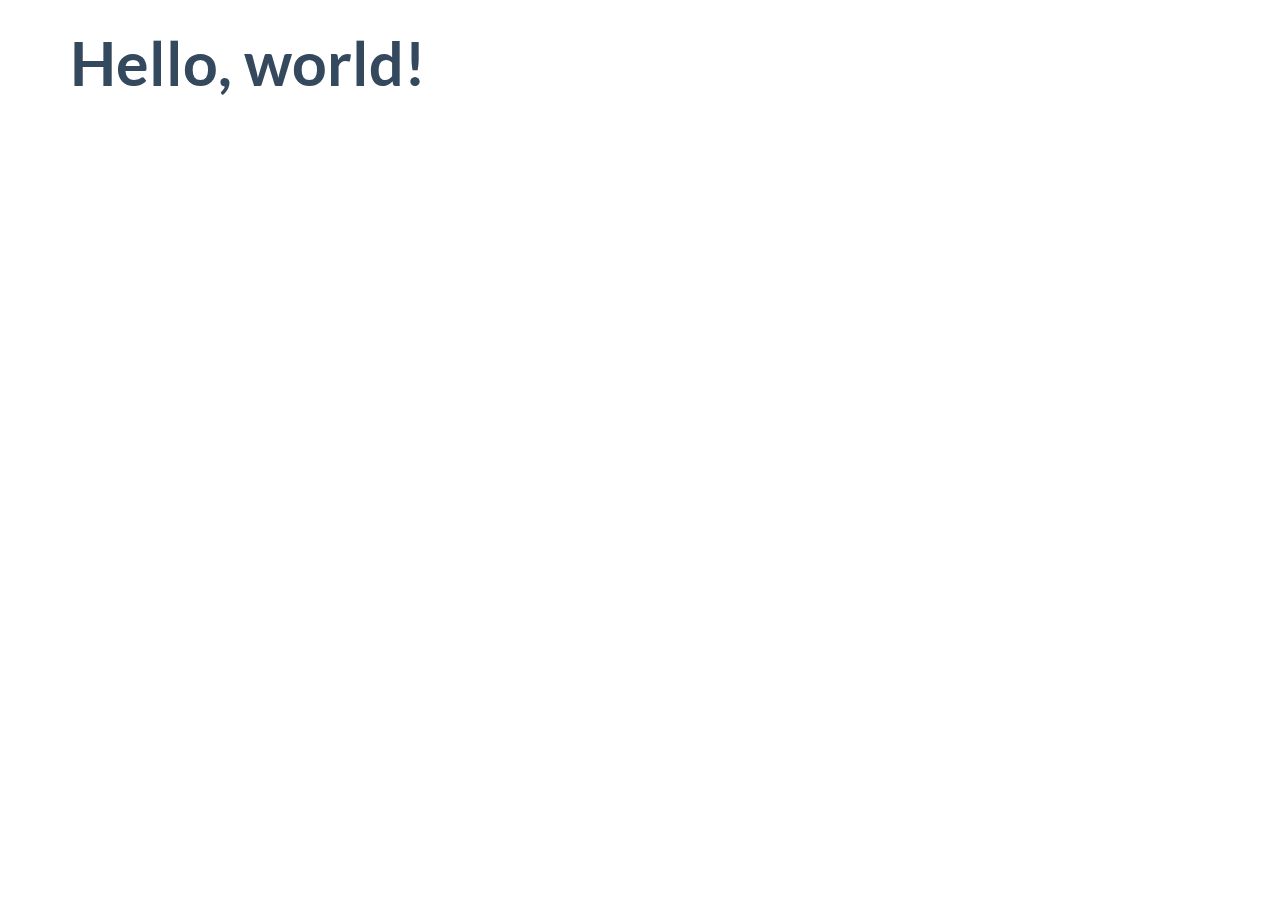
<file: Bootstrap/dist/index.html>
<!DOCTYPE html>
<html lang="en">
  <head>
    <meta charset="utf-8">
    <title>Flat UI Free 101 Template</title>
    <meta name="viewport" content="width=device-width, initial-scale=1.0">

    <!-- Loading Bootstrap -->
    <link href="../dist/css/vendor/bootstrap.min.css" rel="stylesheet">

    <!-- Loading Flat UI -->
    <link href="../dist/css/flat-ui.min.css" rel="stylesheet">

    <link rel="shortcut icon" href="img/favicon.ico">

    <!-- HTML5 shim, for IE6-8 support of HTML5 elements. All other JS at the end of file. -->
    <!--[if lt IE 9]>
      <script src="js/vendor/html5shiv.js"></script>
      <script src="js/vendor/respond.min.js"></script>
    <![endif]-->
  </head>
  <body>
    <div class="container">
        <h1>Hello, world!</h1>
    </div>
    <!-- /.container -->


    <!-- jQuery (necessary for Flat UI's JavaScript plugins) -->
    <script src="../dist/js/vendor/jquery.min.js"></script>
    <!-- Include all compiled plugins (below), or include individual files as needed -->
    <script src="../dist/js/vendor/video.js"></script>
    <script src="../dist/js/flat-ui.min.js"></script>

  </body>
</html>
</file>
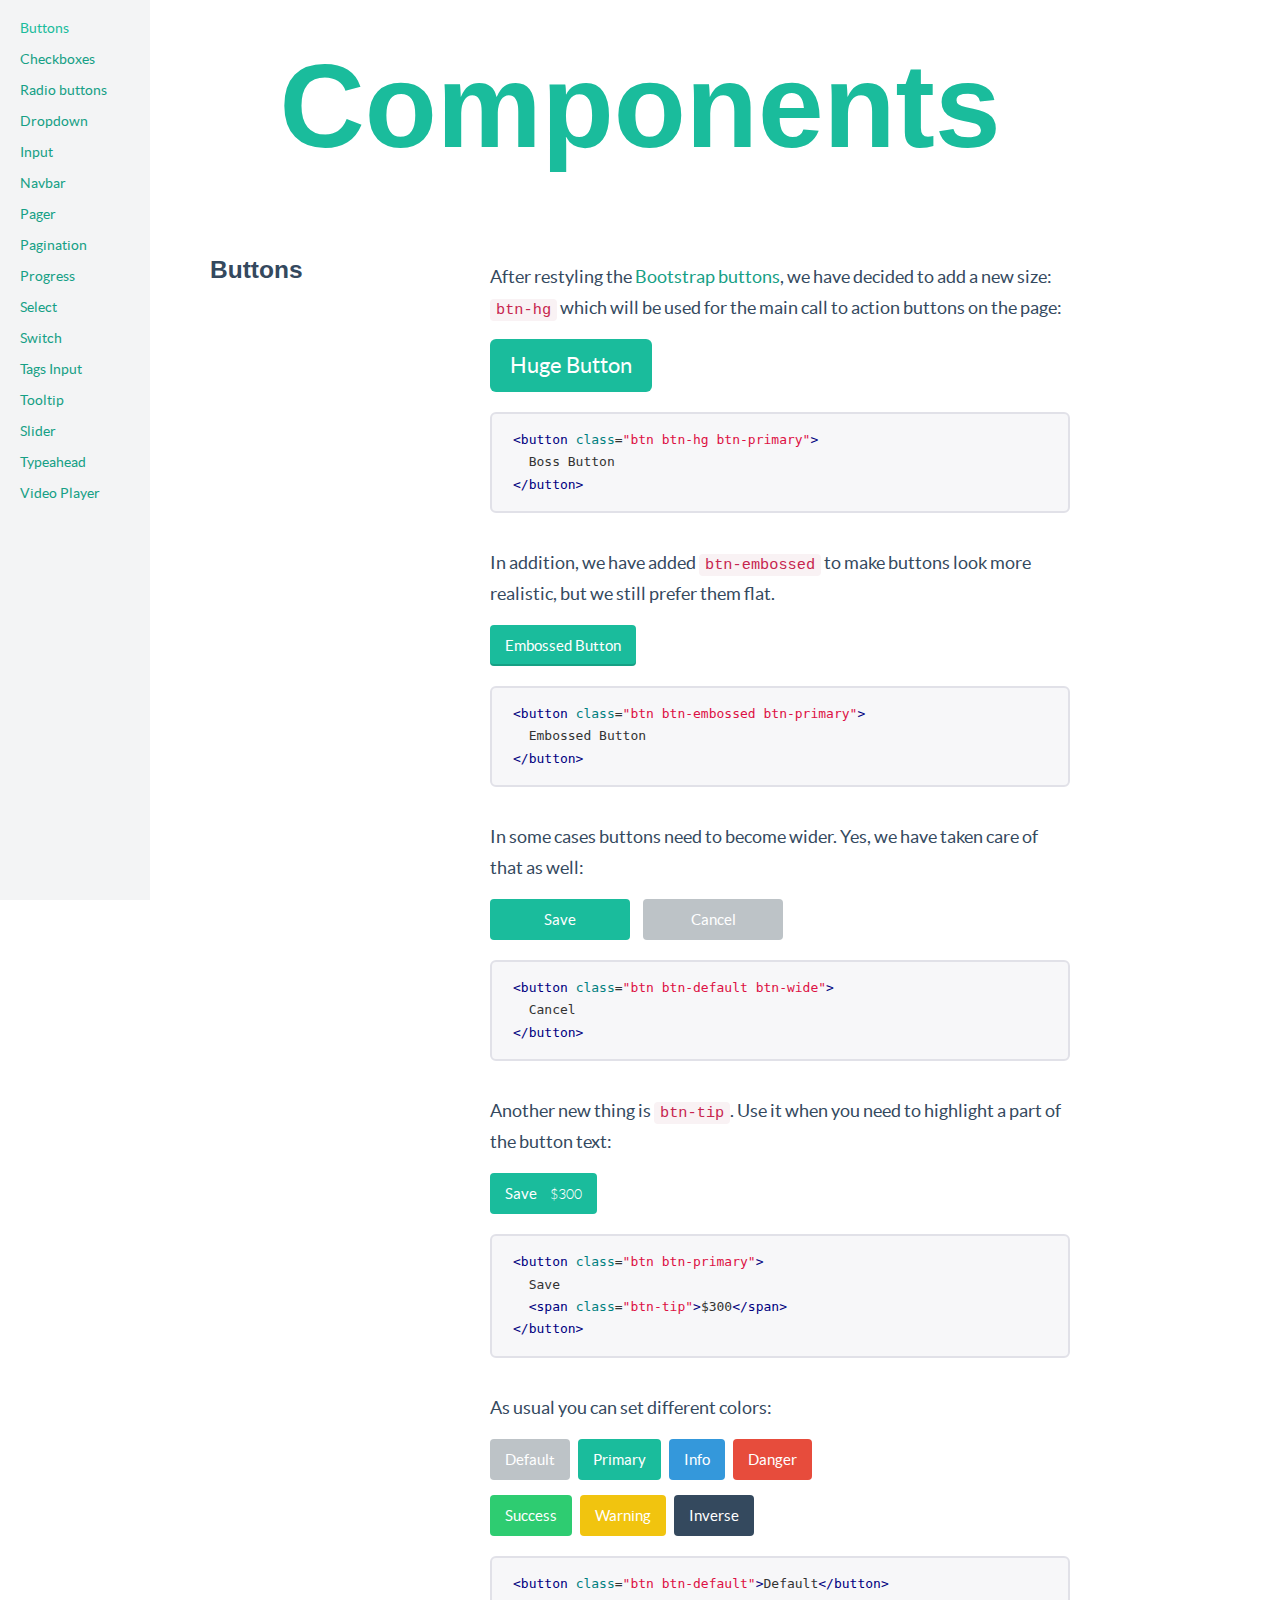
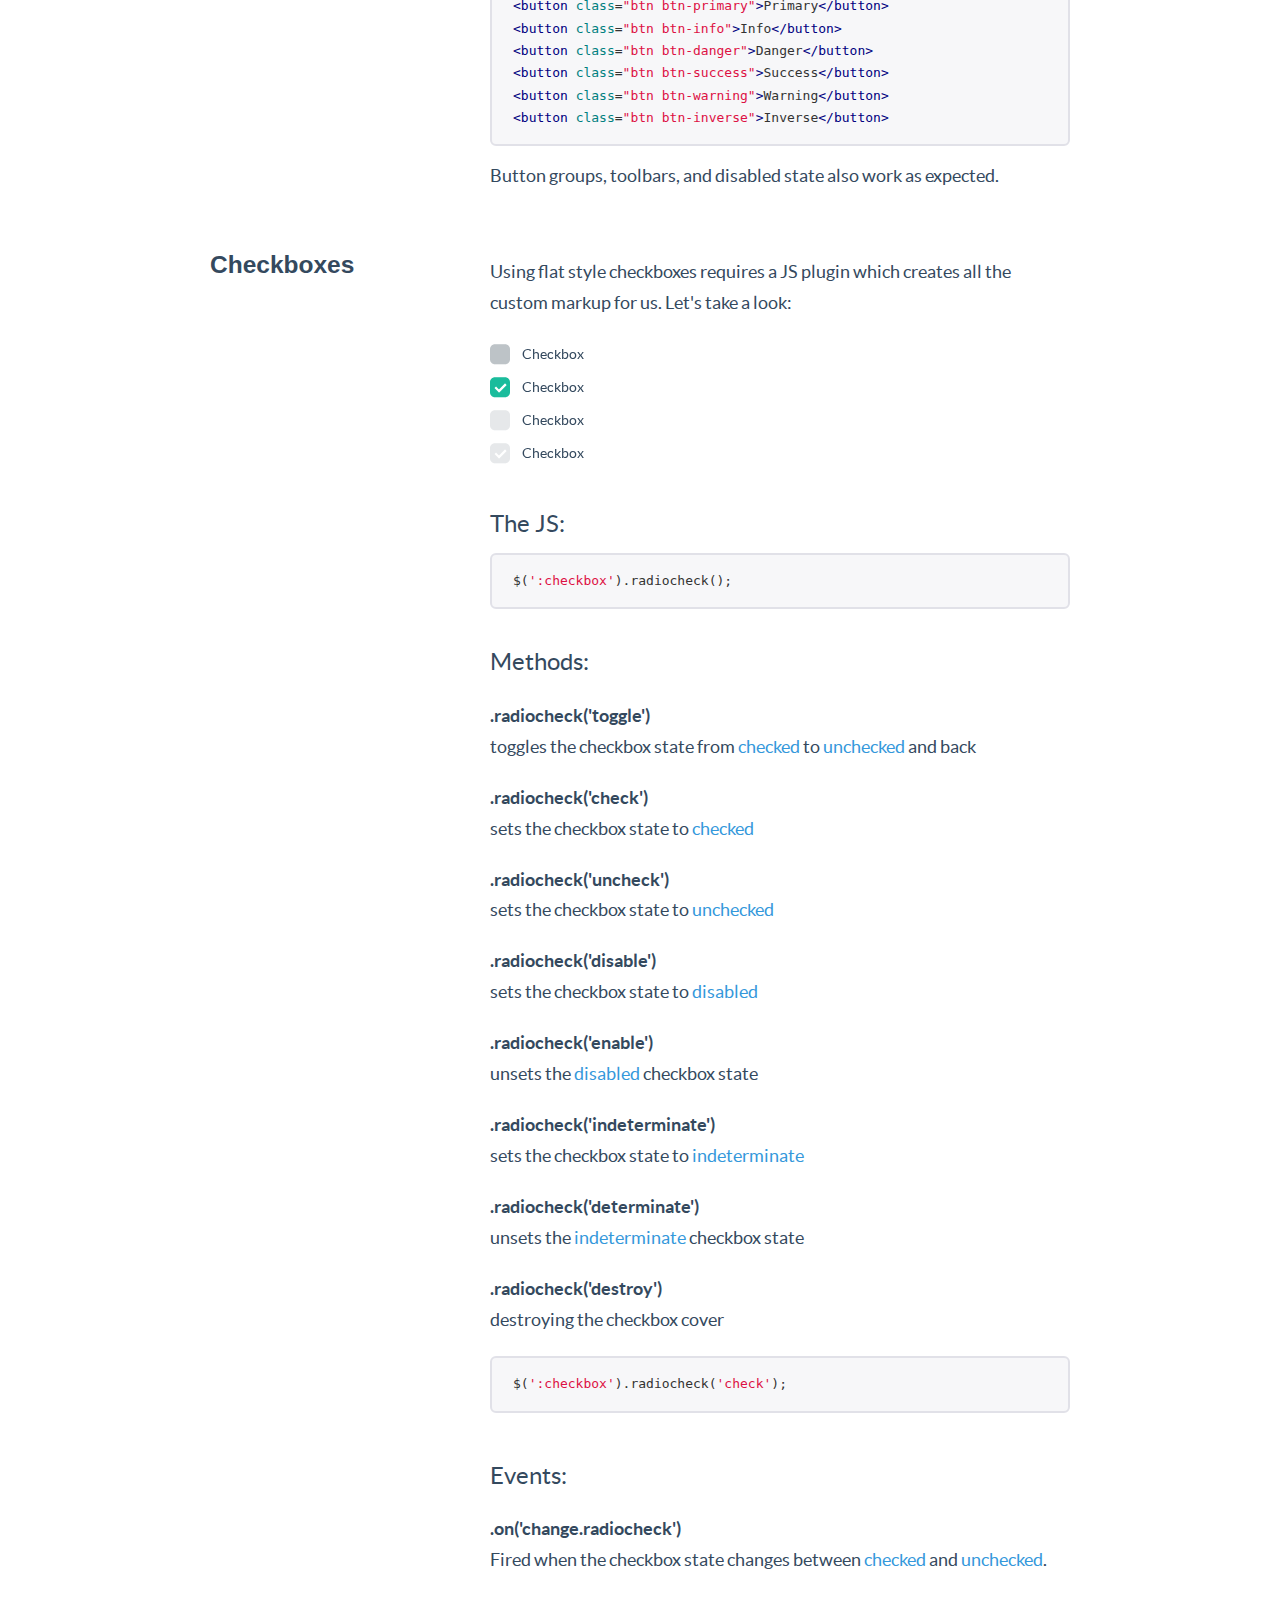
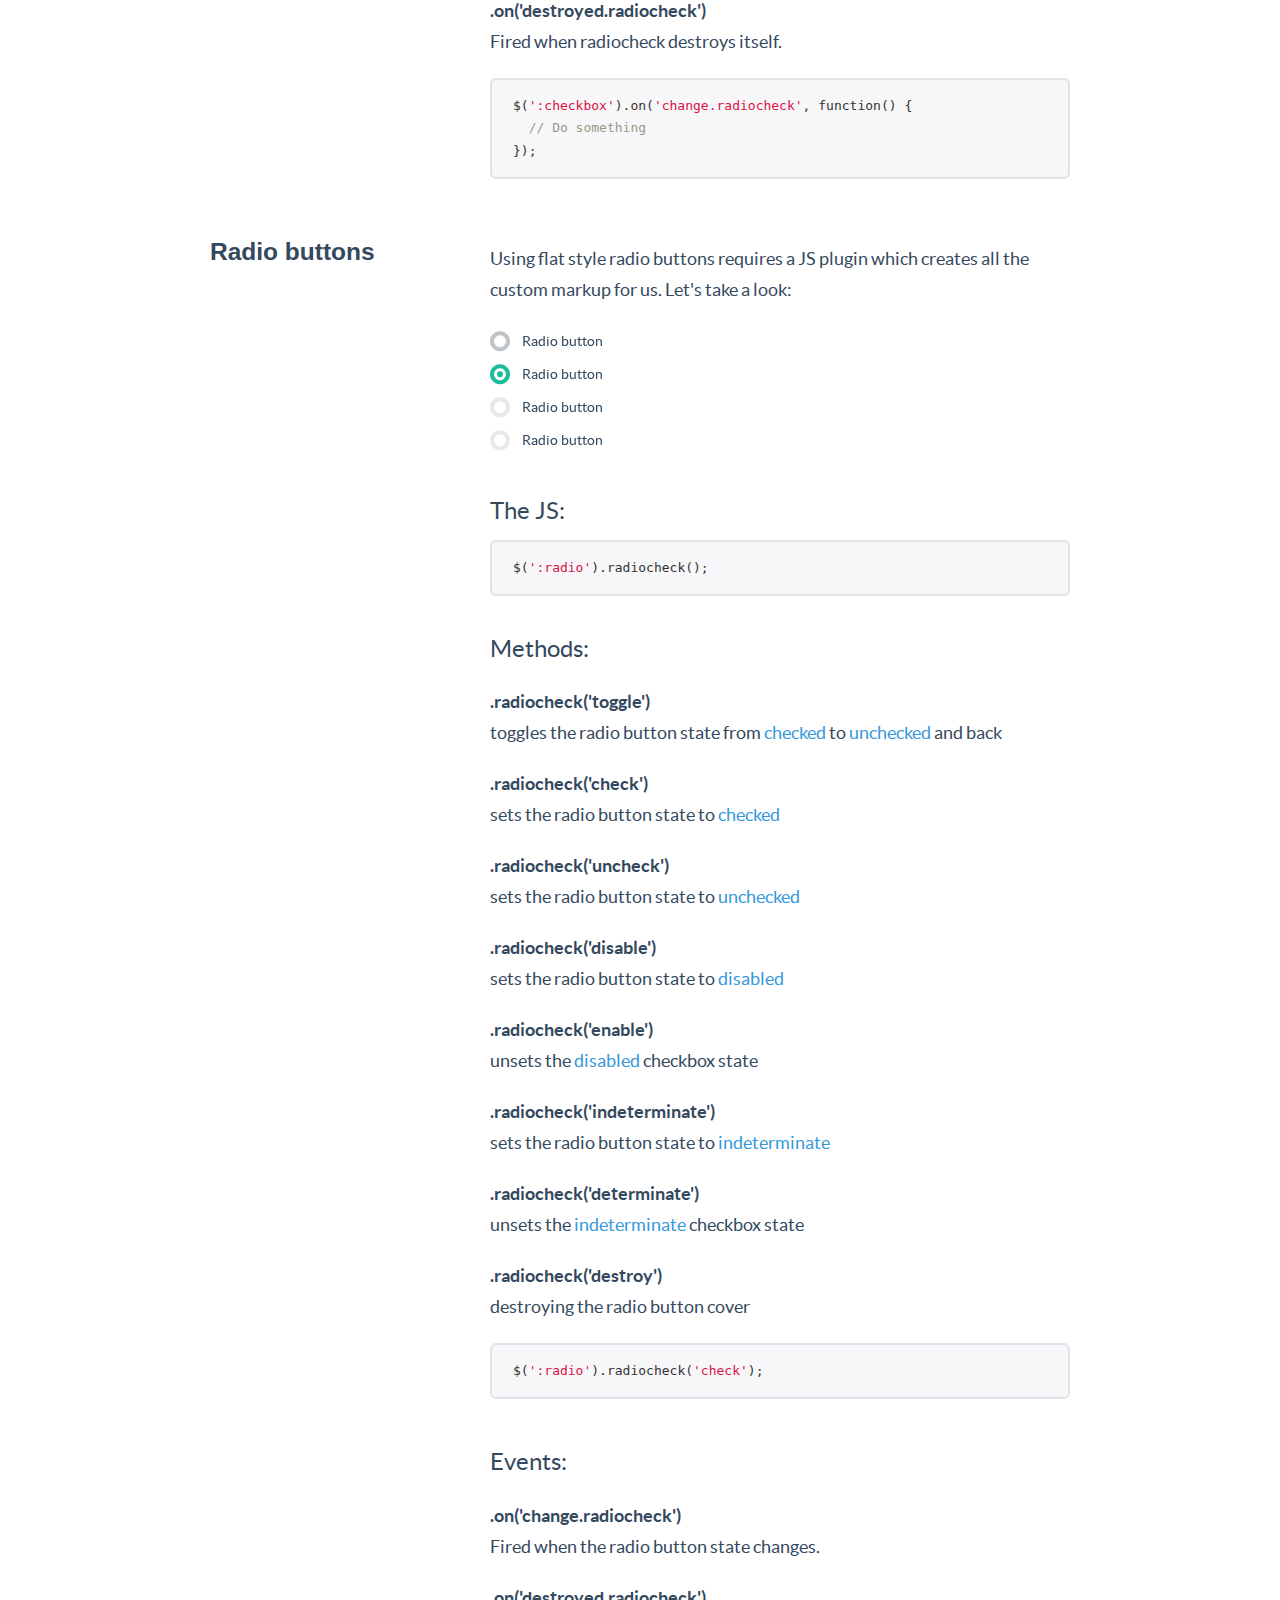
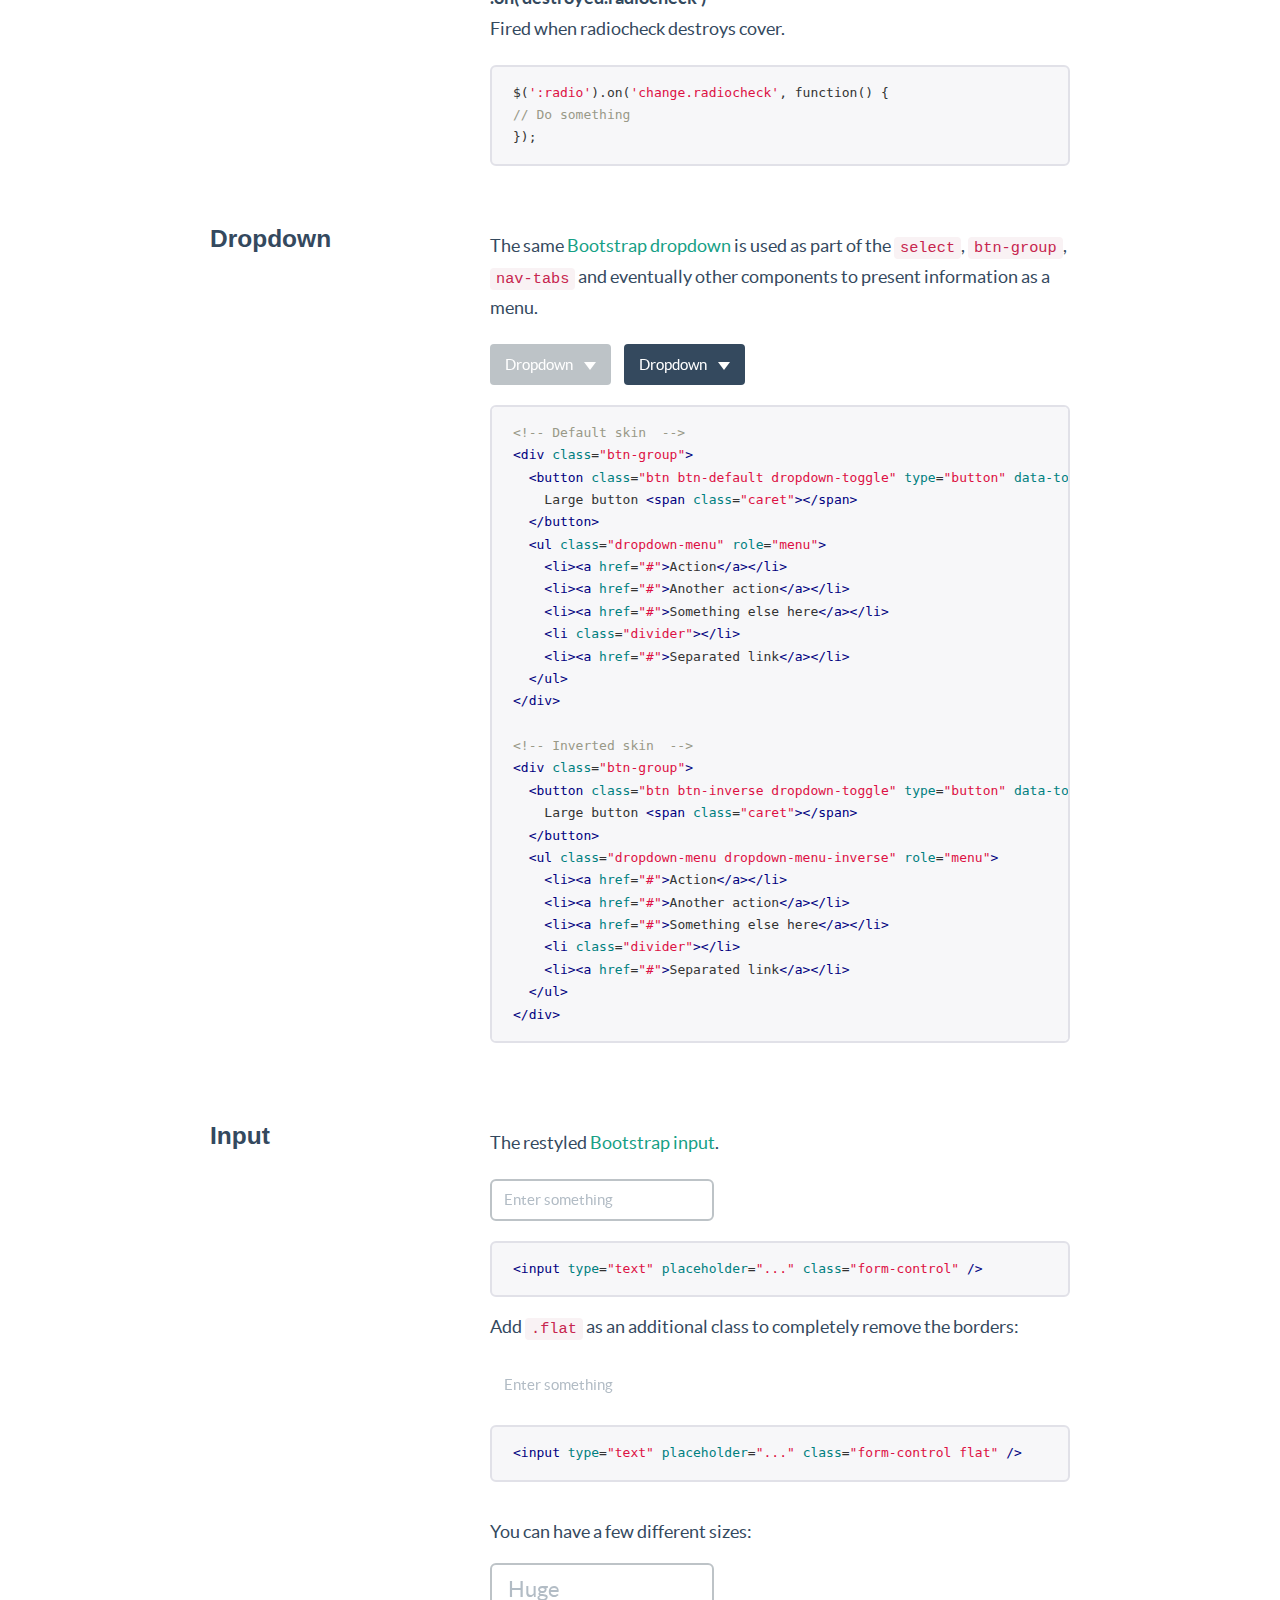
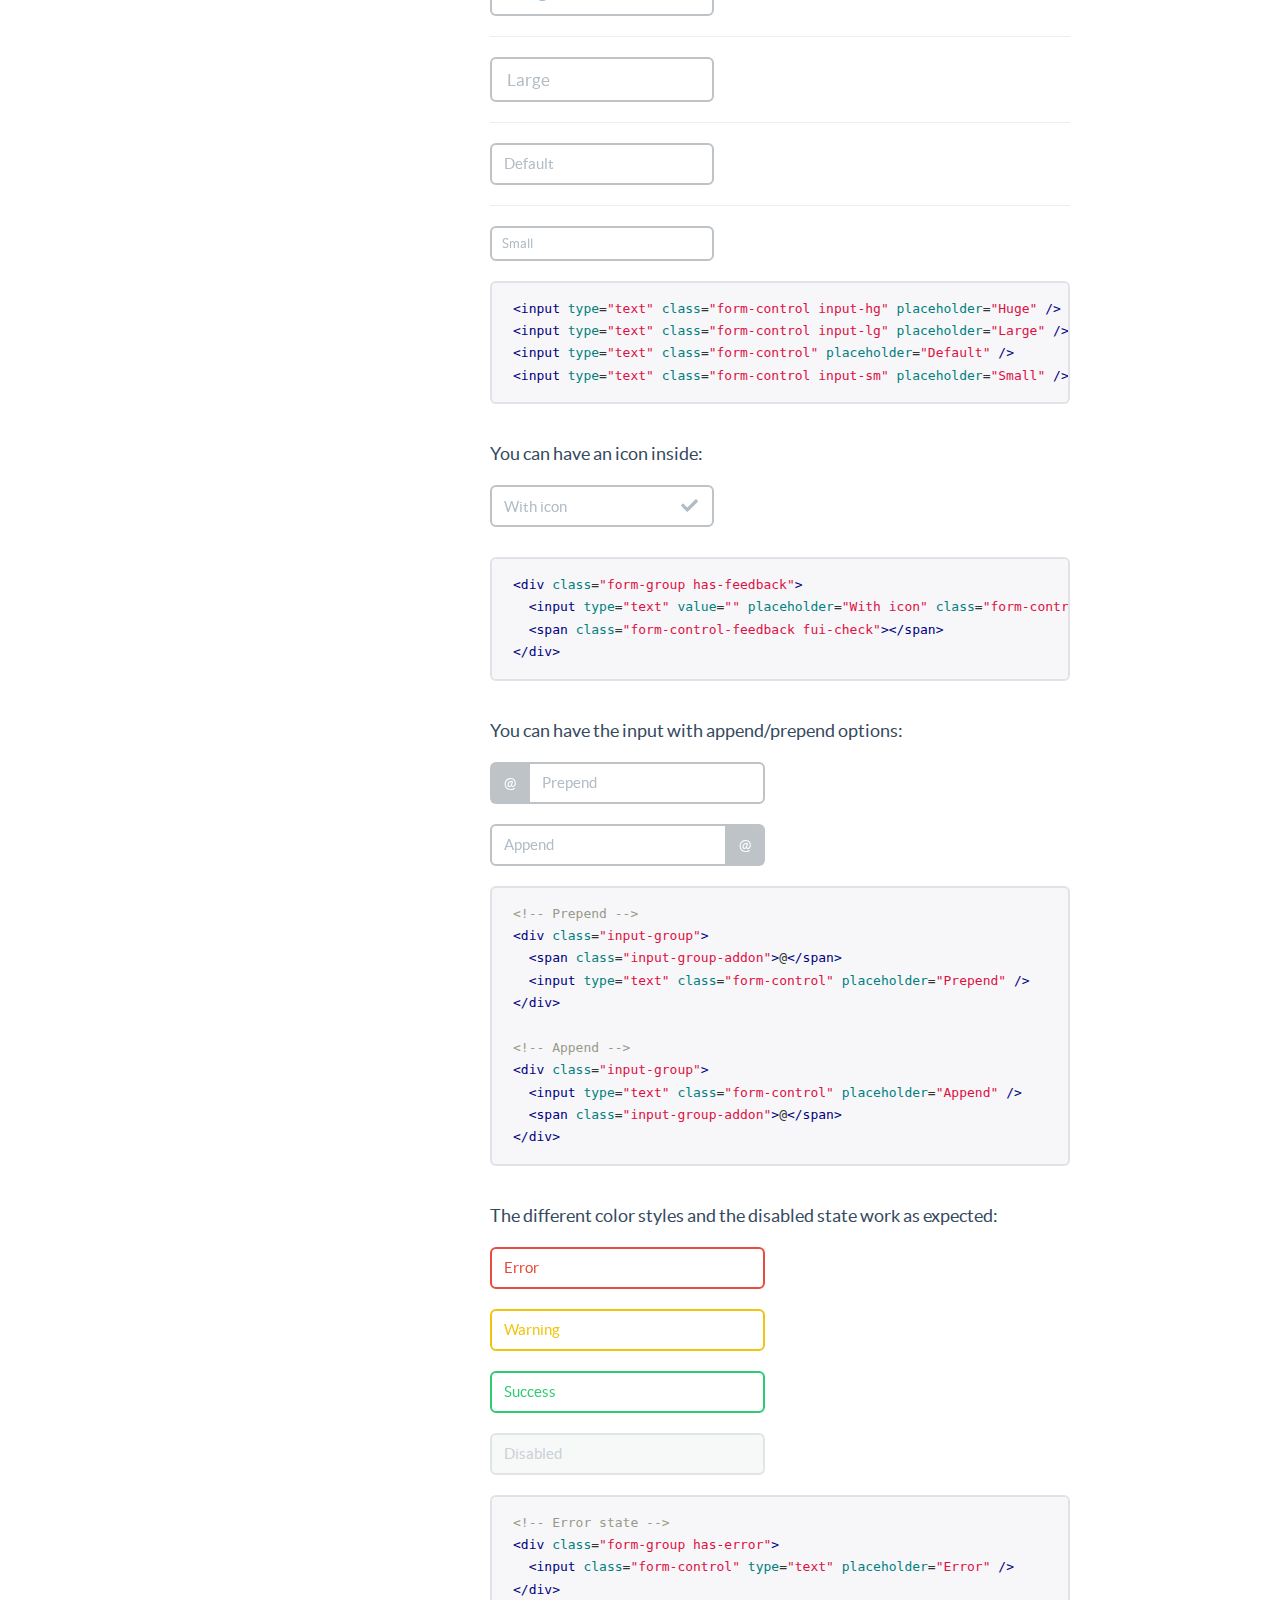
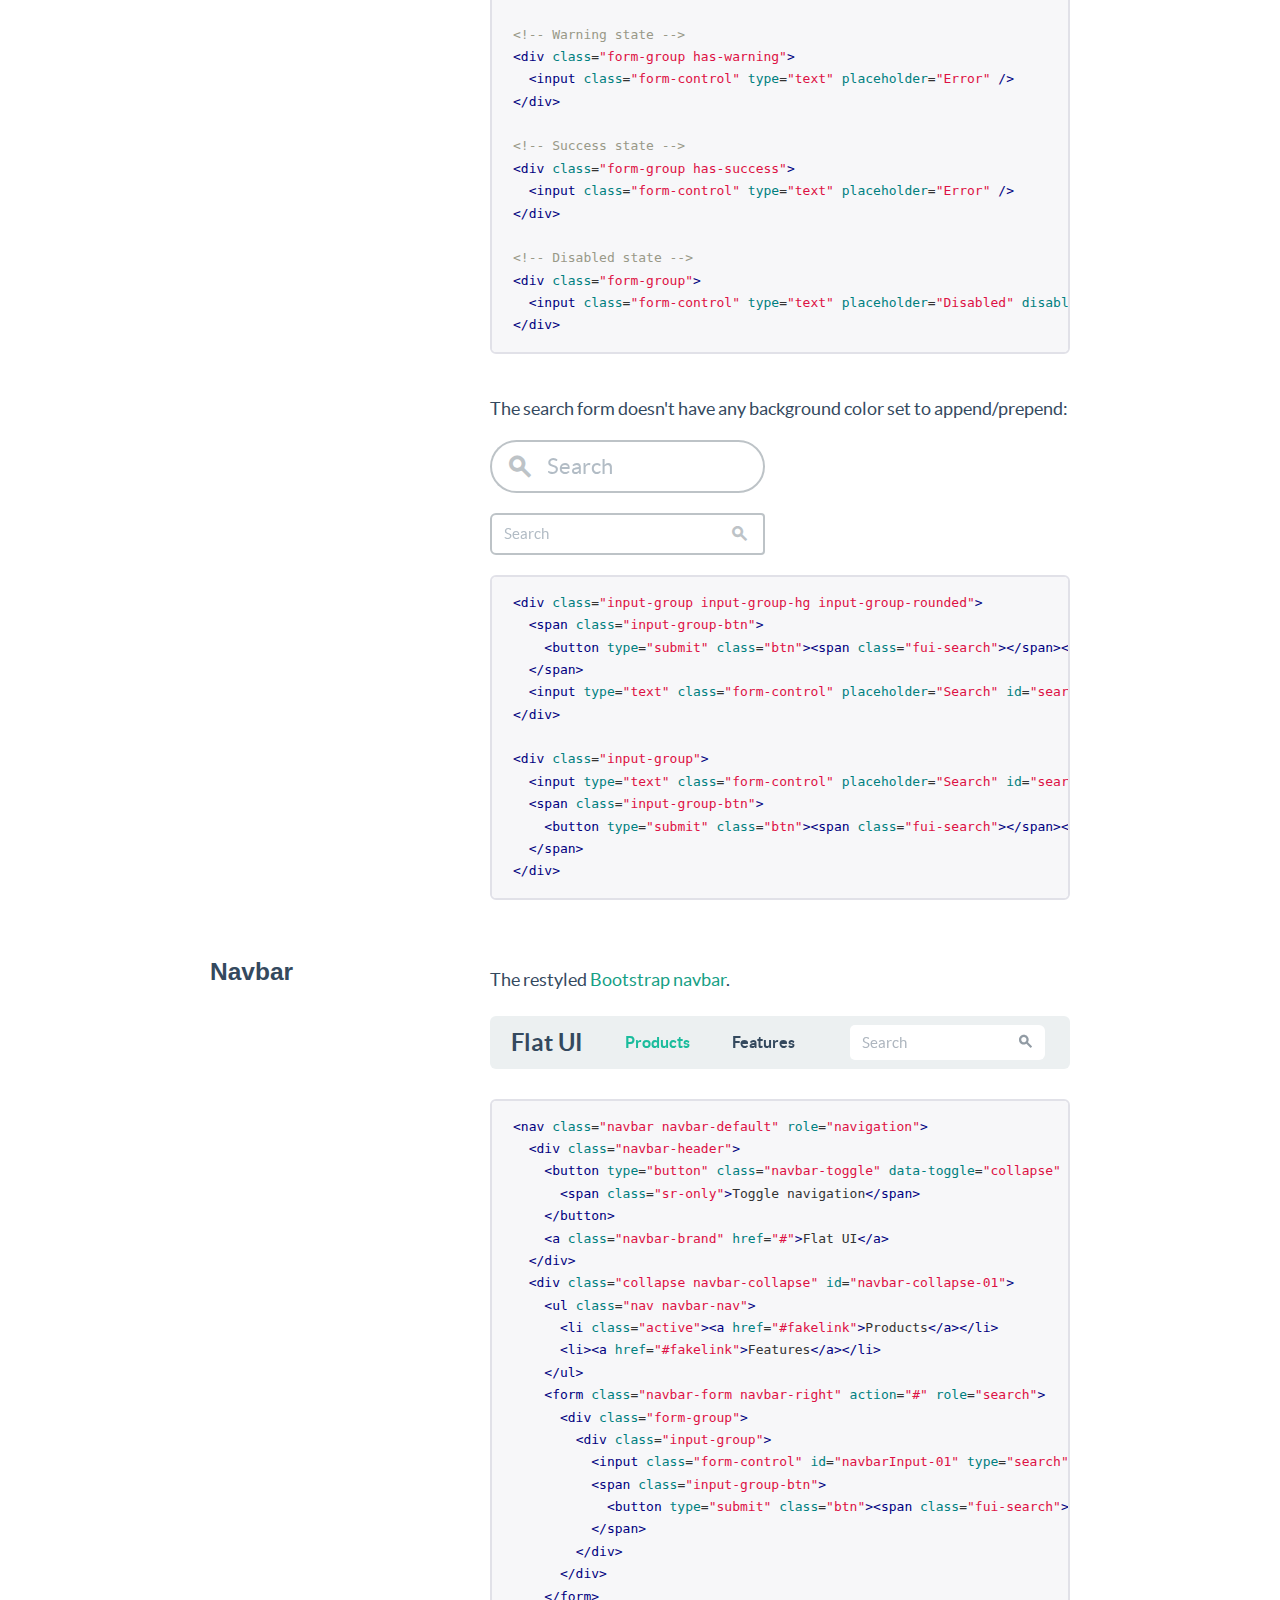
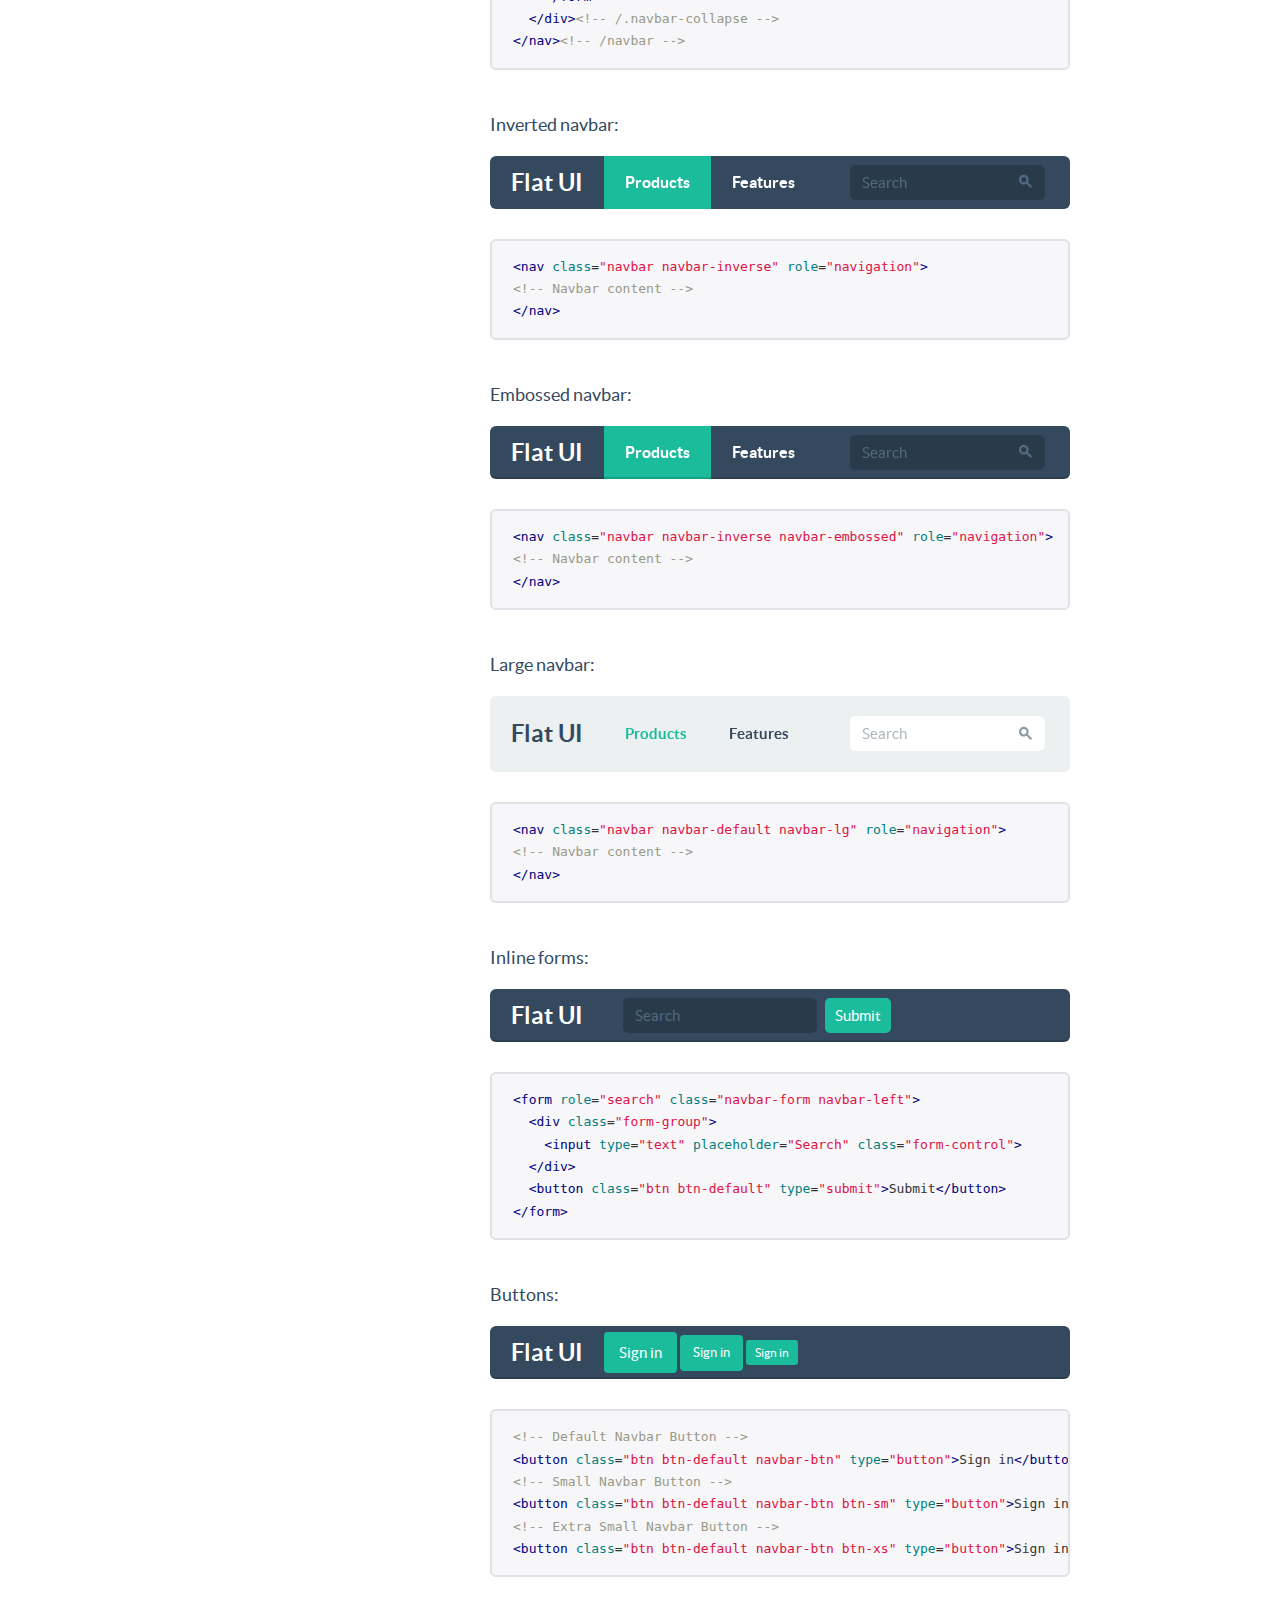
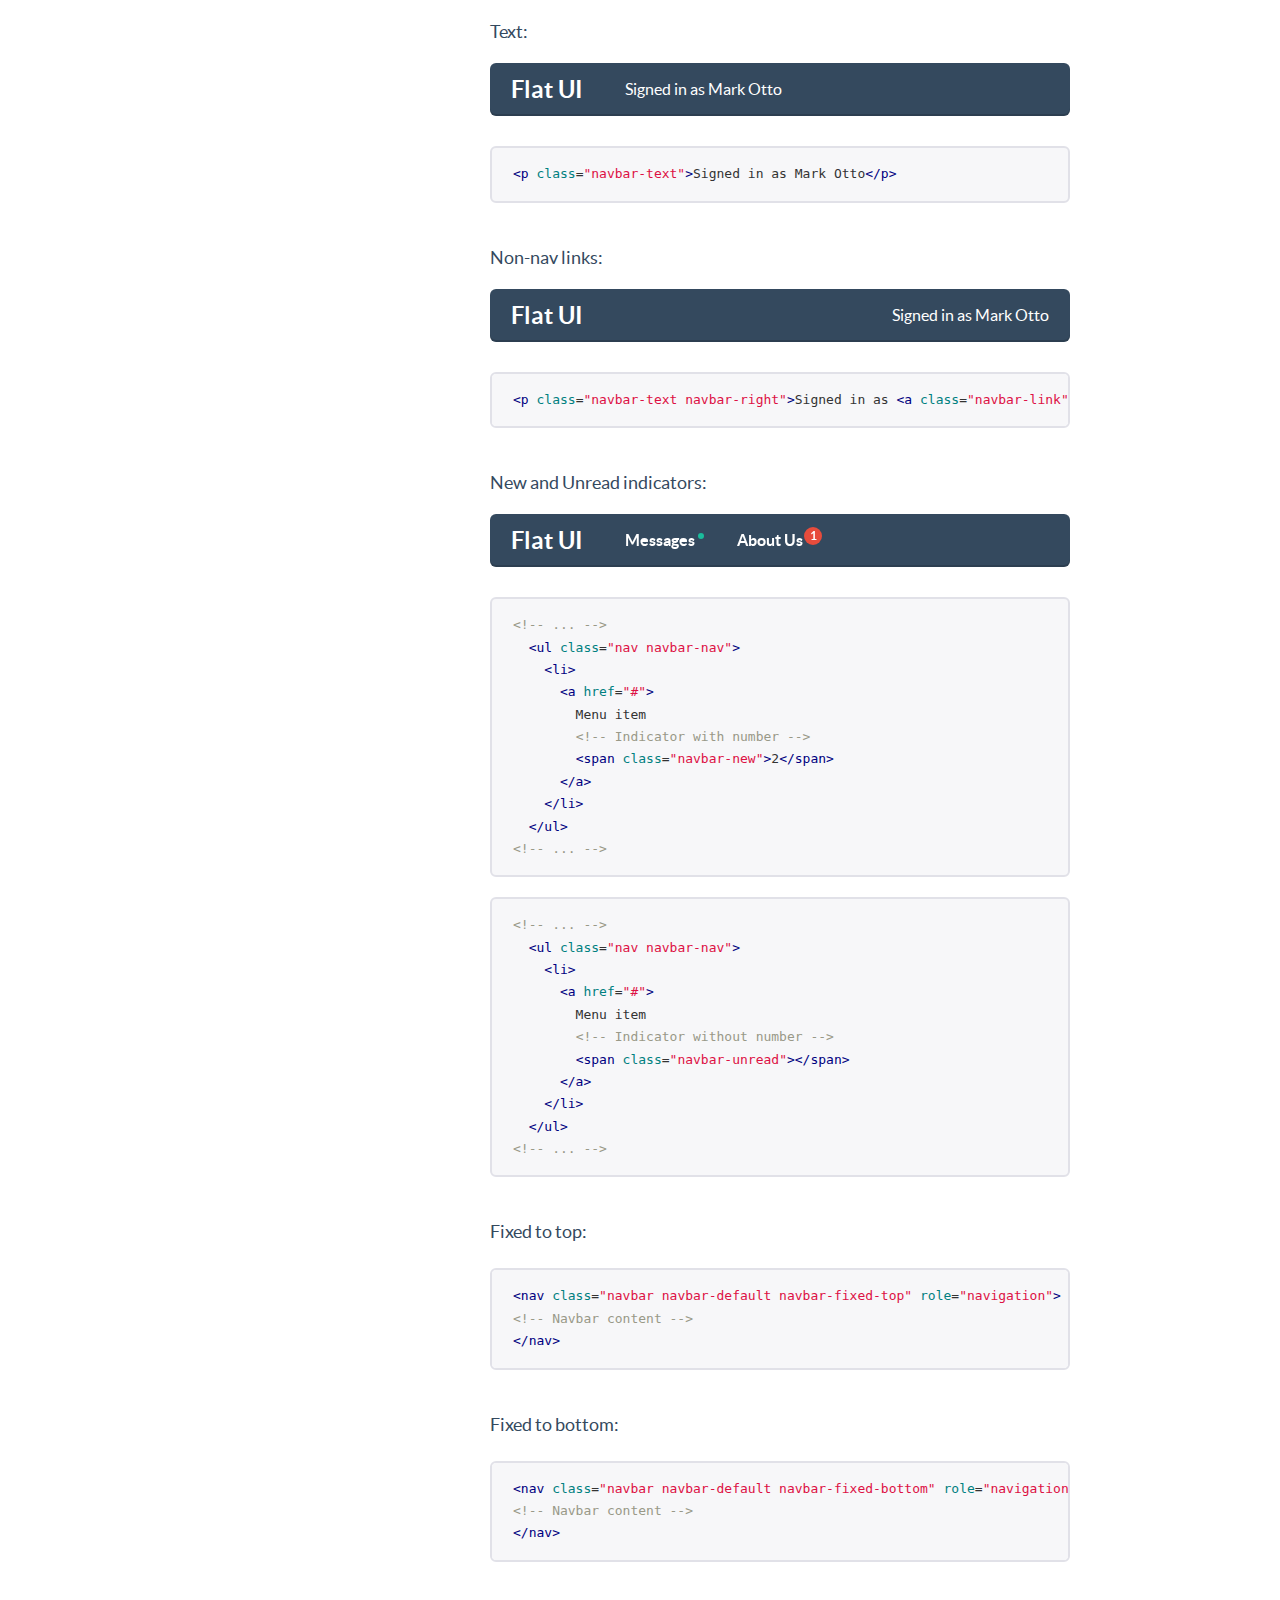
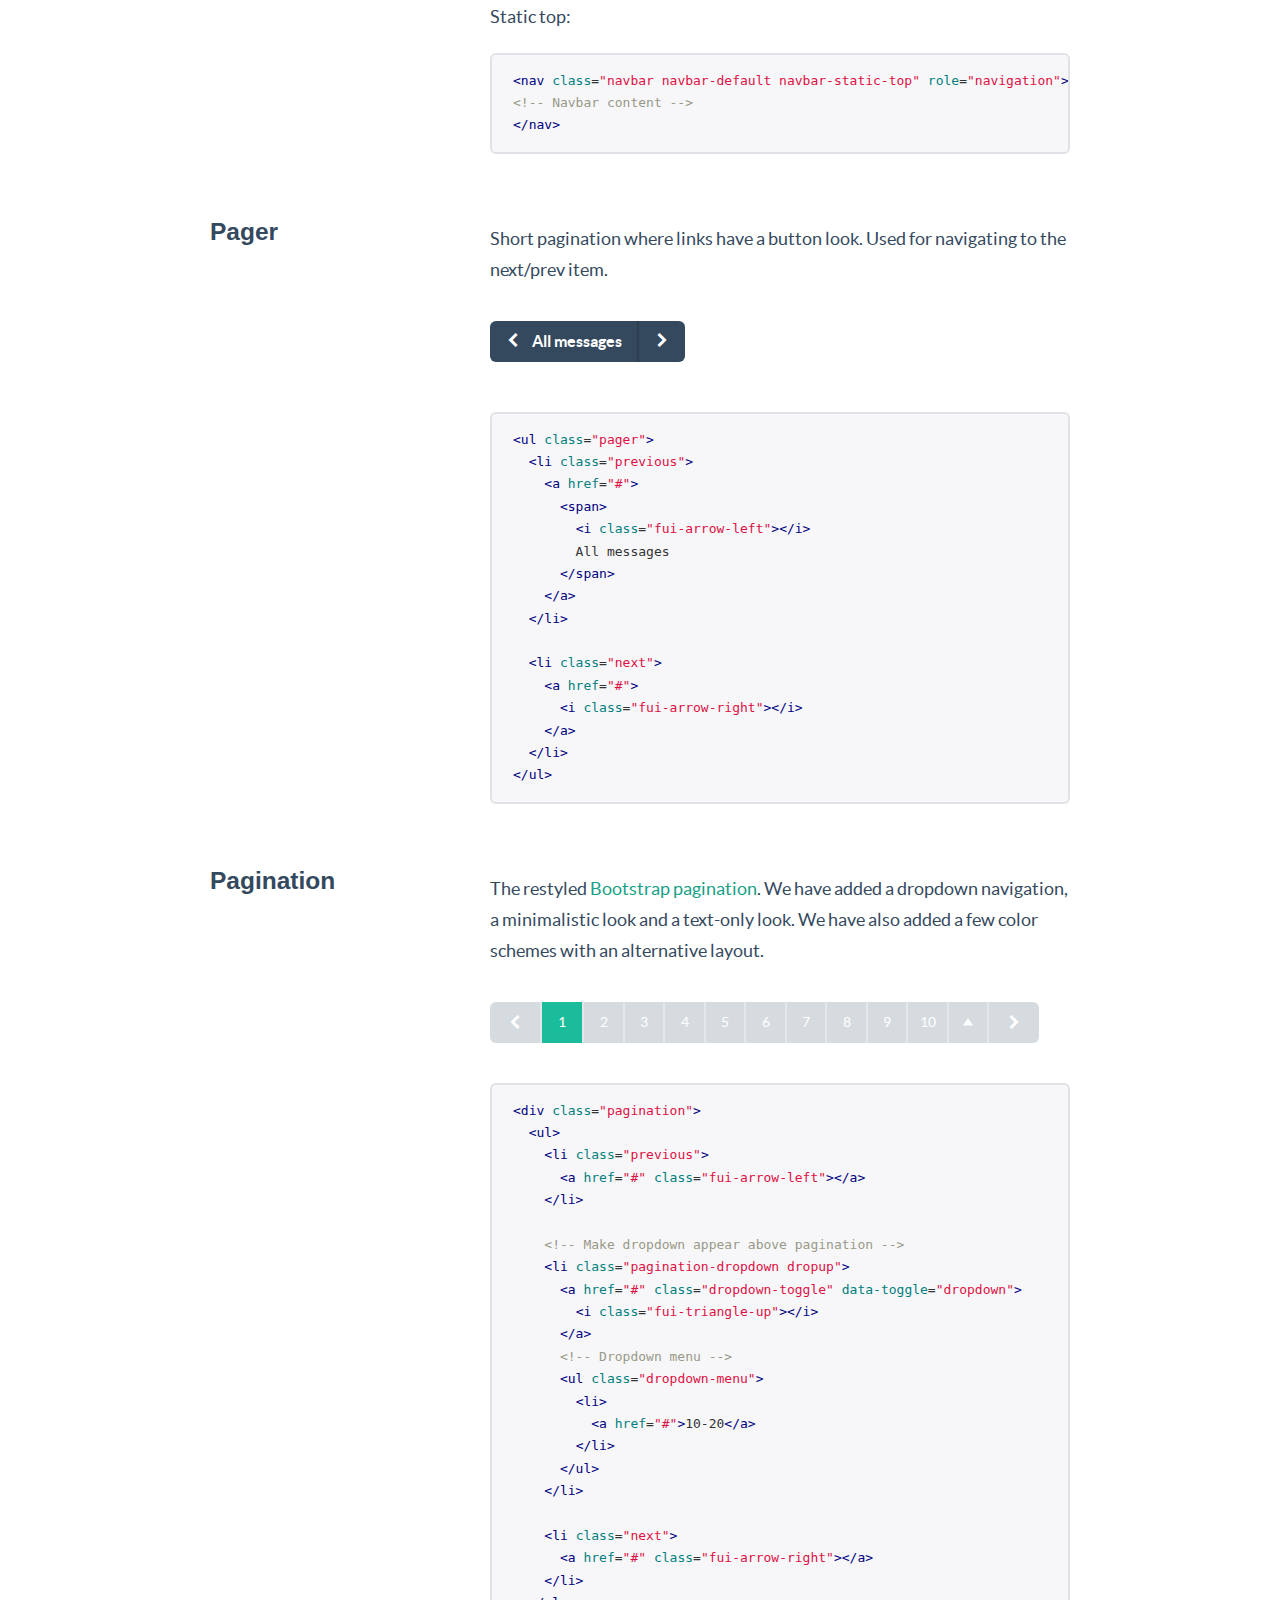
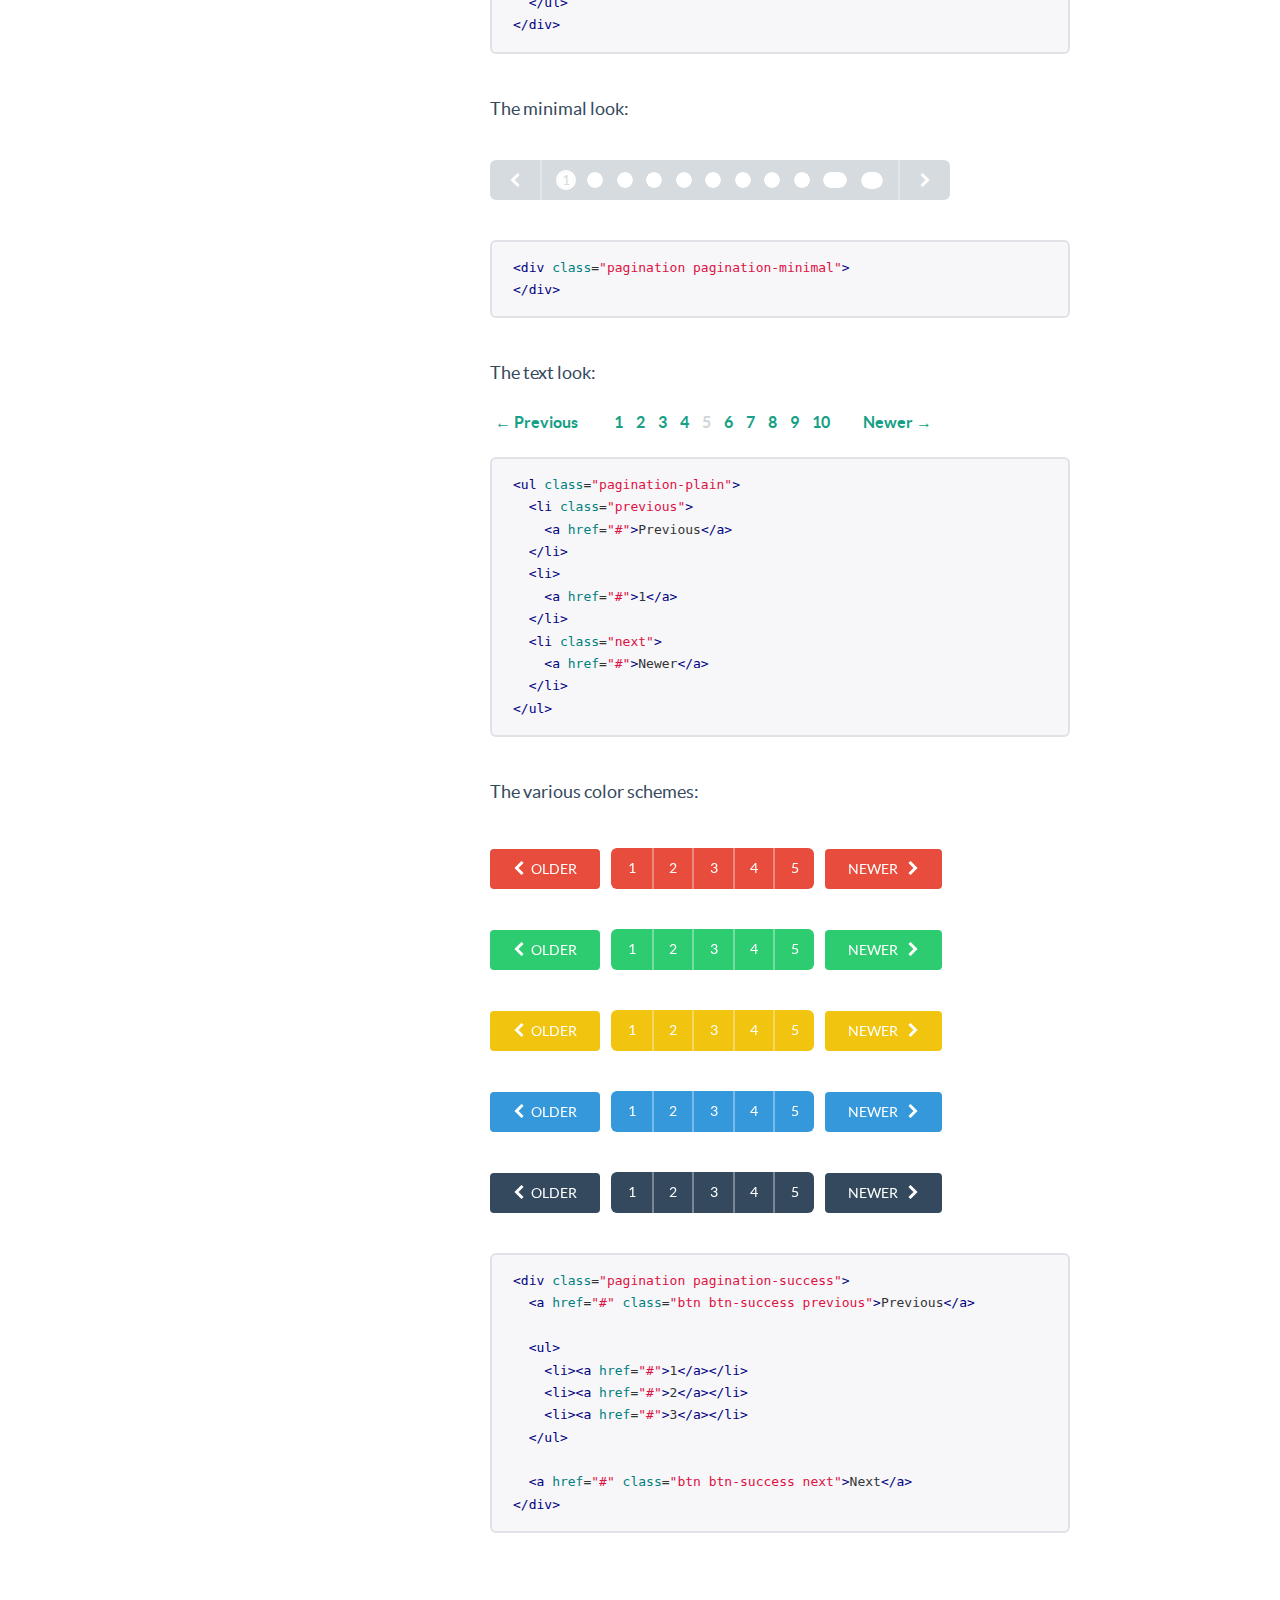
<file: Bootstrap/docs/components.html>
<!DOCTYPE html>
<html lang="en">
  <head>
    <meta charset="utf-8">
    <title>Components &middot; Flat UI Free</title>
    <meta name="viewport" content="width=device-width, initial-scale=1.0">

    <!-- Loading Bootstrap -->
    <link href="../dist/css/vendor/bootstrap.min.css" rel="stylesheet">

    <!-- Loading Flat UI -->
    <link href="../dist/css/flat-ui.min.css" rel="stylesheet">
    <link href="assets/css/docs.css" rel="stylesheet">

    <link rel="shortcut icon" href="../img/favicon.ico">

    <!-- HTML5 shim, for IE6-8 support of HTML5 elements. All other JS at the end of file. -->
    <!--[if lt IE 9]>
      <script src="../dist/js/vendor/html5shiv.js"></script>
      <script src="../dist/js/vendor/respond.min.js"></script>
    <![endif]-->
  </head>
  <body>
    <ul class="demo-sidebar hide-on-tablets">
      <li><a href="#fui-button">Buttons</a></li>
      <li><a href="#fui-checkbox">Checkboxes</a></li>
      <li><a href="#fui-radio">Radio buttons</a></li>
      <li><a href="#fui-dropdown">Dropdown</a></li>
      <li><a href="#fui-input">Input</a></li>
      <li><a href="#fui-navbar">Navbar</a></li>
      <li><a href="#fui-pager">Pager</a></li>
      <li><a href="#fui-pagination">Pagination</a></li>
      <li><a href="#fui-progress">Progress</a></li>
      <li><a href="#fui-select">Select</a></li>
      <li><a href="#fui-switch">Switch</a></li>
      <li><a href="#fui-tagsinput">Tags Input</a></li>
      <li><a href="#fui-tooltip">Tooltip</a></li>
      <li><a href="#fui-slider">Slider</a></li>
      <li><a href="#fui-typeahead">Typeahead</a></li>
      <li><a href="#fui-videoplayer">Video Player</a></li>
    </ul> <!-- /nav -->

		<h1 class="demo-headline">Components</h1>
    <div class="container">
    	<div id="fui-button"></div>

      <div class="demo-row">
        <div class="demo-title">
          <h3>Buttons</h3>
        </div>

        <div class="demo-content">
          <p>
            After restyling the <a href="http://getbootstrap.com/css/#buttons">Bootstrap buttons</a>, we have decided to add a new size: <code>btn-hg</code> which will be used for the main call to action buttons on the page:
          </p>
          <p class="mbl">
            <button class="btn btn-hg btn-primary">Huge Button</button>
          </p>
<pre class="prettyprint">
&lt;button class="btn btn-hg btn-primary"&gt;
  Boss Button
&lt;/button&gt;
</pre>

          <p class="ptl">
            In addition, we have added <code>btn-embossed</code> to make buttons look more realistic, but we still prefer them flat.
          </p>
          <p class="mbl">
            <button class="btn btn-embossed btn-primary">Embossed Button</button>
          </p>
<pre class="prettyprint">
&lt;button class="btn btn-embossed btn-primary"&gt;
  Embossed Button
&lt;/button&gt;
</pre>

          <p class="ptl">
            In some cases buttons need to become wider. Yes, we have taken care of that as well:
          </p>
          <p class="mbl">
            <button class="btn btn-wide btn-primary mrm">Save</button>
            <button class="btn btn-wide btn-default">Cancel</button>
          </p>
<pre class="prettyprint">
&lt;button class="btn btn-default btn-wide"&gt;
  Cancel
&lt;/button&gt;
</pre>

          <p class="ptl">
            Another new thing is <code>btn-tip</code>. Use it when you need to highlight a part of the button text:
          </p>
          <p class="mbl">
            <button class="btn btn-primary">
              Save
              <span class="btn-tip">$300</span>
            </button>
          </p>
<pre class="prettyprint">
&lt;button class="btn btn-primary"&gt;
  Save
  &lt;span class="btn-tip"&gt;$300&lt;/span&gt;
&lt;/button&gt;
</pre>

          <p class="ptl">
            As usual you can set different colors:
          </p>
          <p>
	          <button class="btn btn-default mrs">Default</button>
            <button class="btn btn-primary mrs">Primary</button>
            <button class="btn btn-info mrs">Info</button>
            <button class="btn btn-danger mrs">Danger</button>
          </p>
          <p class="mbl">
            <button class="btn btn-success mrs">Success</button>
            <button class="btn btn-warning mrs">Warning</button>
            <button class="btn btn-inverse mrs">Inverse</button>
          </p>
<pre class="prettyprint">
&lt;button class="btn btn-default"&gt;Default&lt;/button&gt;
&lt;button class="btn btn-primary"&gt;Primary&lt;/button&gt;
&lt;button class="btn btn-info"&gt;Info&lt;/button&gt;
&lt;button class="btn btn-danger"&gt;Danger&lt;/button&gt;
&lt;button class="btn btn-success"&gt;Success&lt;/button&gt;
&lt;button class="btn btn-warning"&gt;Warning&lt;/button&gt;
&lt;button class="btn btn-inverse"&gt;Inverse&lt;/button&gt;
</pre>

          <p>
            Button groups, toolbars, and disabled state also work as expected.
          </p>

          <div id="fui-checkbox"></div>
        </div>
      </div><!-- /.demo-row -->


      <div class="demo-row">
        <div class="demo-title">
          <h3>Checkboxes</h3>
        </div>

        <div class="demo-content">
          <p>
            Using flat style checkboxes requires a JS plugin which creates all the custom markup for us. Let's take a look:
          </p>
          <form action="#">
            <div class="row">
              <div class="col-md-6">
                <label class="checkbox" for="checkbox1">
                  <input type="checkbox" value="" id="checkbox1" data-toggle="checkbox">
                  Checkbox
                </label>
                <label class="checkbox" for="checkbox2">
                  <input type="checkbox" value="" id="checkbox2" checked="checked" data-toggle="checkbox">
                  Checkbox
                </label>
                <label class="checkbox" for="checkbox3">
                  <input type="checkbox" value="" id="checkbox3" data-toggle="checkbox" disabled="">
                  Checkbox
                </label>
                <label class="checkbox" for="checkbox4">
                  <input type="checkbox" value="" id="checkbox4" checked="checked" data-toggle="checkbox" disabled="">
                  Checkbox
                </label>
              </div>
            </div>
          </form>

          <h6 class="ptl">The JS:</h6>
<pre class="prettyprint">
$(':checkbox').radiocheck();
</pre>

          <div class="pvm">
            <h6>Methods:</h6>
          </div>
          <p class="mbl">
            <strong>.radiocheck('toggle')</strong>
            <br/>
            toggles the checkbox state from <span class="text-info">checked</span>
            to <span class="text-info">unchecked</span> and back
          </p>
          <p class="mbl">
            <strong>.radiocheck('check')</strong>
            <br/>
            sets the checkbox state to <span class="text-info">checked</span>
          </p>
          <p class="mbl">
            <strong>.radiocheck('uncheck')</strong>
            <br/>
            sets the checkbox state to <span class="text-info">unchecked</span>
          </p>
          <p class="mbl">
            <strong>.radiocheck('disable')</strong>
            <br/>
            sets the checkbox state to <span class="text-info">disabled</span>
          </p>
          <p class="mbl">
            <strong>.radiocheck('enable')</strong>
            <br/>
            unsets the <span class="text-info">disabled</span> checkbox state
          </p>
          <p class="mbl">
            <strong>.radiocheck('indeterminate')</strong>
            <br/>
            sets the checkbox state to <span class="text-info">indeterminate</span>
          </p>
          <p class="mbl">
            <strong>.radiocheck('determinate')</strong>
            <br/>
            unsets the <span class="text-info">indeterminate</span> checkbox state
          </p>
          <p class="mbl">
            <strong>.radiocheck('destroy')</strong>
            <br/>
            destroying the checkbox cover
          </p>
<pre class="prettyprint">
$(':checkbox').radiocheck('check');
</pre>

          <div class="pbm ptl">
            <h6>Events:</h6>
          </div>
          <p class="mbl">
            <strong>.on('change.radiocheck')</strong>
            <br/>
            Fired when the checkbox state changes between
            <span class="text-info">checked</span> and
            <span class="text-info">unchecked</span>.
          </p>
          <p class="mbl">
            <strong>.on('destroyed.radiocheck')</strong>
            <br/>
            Fired when radiocheck destroys itself.
          </p>
<pre class="prettyprint">
$(':checkbox').on('change.radiocheck', function() {
  // Do something
});
</pre>
          <div id="fui-radio"></div>
        </div> <!-- /.demo-content -->
      </div> <!-- /.demo-row -->


      <div class="demo-row">
        <div class="demo-title">
          <h3>Radio buttons</h3>
        </div>

        <div class="demo-content">
          <p>
            Using flat style radio buttons requires a JS plugin which creates all the custom markup for us. Let's take a look:
          </p>
          <form action="#">
            <div class="row">
              <div class="col-md-6">
                <label class="radio" for="radio1">
                  <input type="radio" name="optionsRadios1" value="" id="radio1" data-toggle="radio">
                  Radio button
                </label>
                <label class="radio" for="radio2">
                  <input type="radio" name="optionsRadios1" value="" id="radio2" data-toggle="radio" checked="checked" >
                  Radio button
                </label>
                <label class="radio" for="radio3">
                  <input type="radio" name="optionsRadios1" value="" id="radio3" data-toggle="radio" disabled="">
                  Radio button
                </label>
                <label class="radio" for="radio4">
                  <input type="radio" name="optionsRadios1" value="" id="radio4" data-toggle="radio" disabled="">
                  Radio button
                </label>
              </div>
            </div>
          </form>

          <h6 class="ptl">The JS:</h6>
<pre class="prettyprint">
$(':radio').radiocheck();
</pre>

          <div class="pvm">
            <h6>Methods:</h6>
          </div>
          <p class="mbl">
            <strong>.radiocheck('toggle')</strong>
            <br/>
            toggles the radio button state from <span class="text-info">checked</span>
            to <span class="text-info">unchecked</span> and back
          </p>
          <p class="mbl">
            <strong>.radiocheck('check')</strong>
            <br/>
            sets the radio button state to <span class="text-info">checked</span>
          </p>
          <p class="mbl">
            <strong>.radiocheck('uncheck')</strong>
            <br/>
            sets the radio button state to <span class="text-info">unchecked</span>
          </p>
          <p class="mbl">
            <strong>.radiocheck('disable')</strong>
            <br/>
            sets the radio button state to <span class="text-info">disabled</span>
          </p>
          <p class="mbl">
            <strong>.radiocheck('enable')</strong>
            <br/>
            unsets the <span class="text-info">disabled</span> checkbox state
          </p>
          <p class="mbl">
            <strong>.radiocheck('indeterminate')</strong>
            <br/>
            sets the radio button state to <span class="text-info">indeterminate</span>
          </p>
          <p class="mbl">
            <strong>.radiocheck('determinate')</strong>
            <br/>
            unsets the <span class="text-info">indeterminate</span> checkbox state
          </p>
          <p class="mbl">
            <strong>.radiocheck('destroy')</strong>
            <br/>
            destroying the radio button cover
          </p>
<pre class="prettyprint">
$(':radio').radiocheck('check');
</pre>

          <div class="pbm ptl">
            <h6>Events:</h6>
          </div>
          <p class="mbl">
            <strong>.on('change.radiocheck')</strong>
            <br/>
            Fired when the radio button state changes.
          </p>
          <p class="mbl">
            <strong>.on('destroyed.radiocheck')</strong>
            <br/>
            Fired when radiocheck destroys cover.
          </p>
<pre class="prettyprint">
$(':radio').on('change.radiocheck', function() {
// Do something
});
</pre>

          <div id="fui-dropdown"></div>
        </div> <!-- /.demo-content -->
      </div> <!-- /.demo-row -->
    </div><!-- /.container -->



    <div class="container">
      <div class="demo-row">
        <div class="demo-title">
          <h3>Dropdown</h3>
        </div>

        <div class="demo-content">
          <p class="mbl">
            The same <a href="http://getbootstrap.com/components/#dropdowns">Bootstrap dropdown</a> is used as part of the <code>select</code>, <code>btn-group</code>, <code>nav-tabs</code> and eventually other components to present information as a menu.
          </p>

          <div class="btn-group mrm">
            <button class="btn btn-default dropdown-toggle" type="button" data-toggle="dropdown">
              Dropdown <span class="caret"></span>
            </button>
            <ul class="dropdown-menu" role="menu">
              <li><a href="#">Action</a></li>
              <li><a href="#">Another action</a></li>
              <li><a href="#">Something else here</a></li>
              <li class="divider"></li>
              <li><a href="#">Separated link</a></li>
            </ul>
          </div>

          <div class="btn-group">
            <button class="btn btn-inverse dropdown-toggle" type="button" data-toggle="dropdown">
              Dropdown <span class="caret"></span>
            </button>
            <ul class="dropdown-menu dropdown-menu-inverse" role="menu">
              <li><a href="#">Action</a></li>
              <li><a href="#">Another action</a></li>
              <li><a href="#">Something else here</a></li>
              <li class="divider"></li>
              <li><a href="#">Separated link</a></li>
            </ul>
          </div>

          <div class="pvl">
<pre class="prettyprint">
&lt;!-- Default skin  --&gt;
&lt;div class="btn-group"&gt;
  &lt;button class="btn btn-default dropdown-toggle" type="button" data-toggle="dropdown"&gt;
    Large button &lt;span class="caret"&gt;&lt;/span&gt;
  &lt;/button&gt;
  &lt;ul class="dropdown-menu" role="menu"&gt;
    &lt;li&gt;&lt;a href="#"&gt;Action&lt;/a&gt;&lt;/li&gt;
    &lt;li&gt;&lt;a href="#"&gt;Another action&lt;/a&gt;&lt;/li&gt;
    &lt;li&gt;&lt;a href="#"&gt;Something else here&lt;/a&gt;&lt;/li&gt;
    &lt;li class="divider"&gt;&lt;/li&gt;
    &lt;li&gt;&lt;a href="#"&gt;Separated link&lt;/a&gt;&lt;/li&gt;
  &lt;/ul&gt;
&lt;/div&gt;

&lt;!-- Inverted skin  --&gt;
&lt;div class="btn-group"&gt;
  &lt;button class="btn btn-inverse dropdown-toggle" type="button" data-toggle="dropdown"&gt;
    Large button &lt;span class="caret"&gt;&lt;/span&gt;
  &lt;/button&gt;
  &lt;ul class="dropdown-menu dropdown-menu-inverse" role="menu"&gt;
    &lt;li&gt;&lt;a href="#"&gt;Action&lt;/a&gt;&lt;/li&gt;
    &lt;li&gt;&lt;a href="#"&gt;Another action&lt;/a&gt;&lt;/li&gt;
    &lt;li&gt;&lt;a href="#"&gt;Something else here&lt;/a&gt;&lt;/li&gt;
    &lt;li class="divider"&gt;&lt;/li&gt;
    &lt;li&gt;&lt;a href="#"&gt;Separated link&lt;/a&gt;&lt;/li&gt;
  &lt;/ul&gt;
&lt;/div&gt;
</pre>
          </div>

          <div id="fui-input"></div>
        </div> <!-- /.demo-content -->
      </div> <!-- /.demo-row -->

      <div class="demo-row">
        <div class="demo-title">
          <h3>Input</h3>
        </div>

        <div class="demo-content">
          <p class="mbl">
            The restyled <a href="http://getbootstrap.com/css/#forms">Bootstrap input</a>.
          </p>

          <div class="row">
            <div class="col-lg-5">
              <input type="text" value="" placeholder="Enter something" class="form-control" />
            </div>
          </div>

<pre class="prettyprint mtl">
&lt;input type="text" placeholder="..." class="form-control" /&gt;
</pre>

          <p class="mbl">Add <code>.flat</code> as an additional class to completely remove the borders:</p>

          <div class="row">
            <div class="col-lg-5">
              <input type="text" value="" placeholder="Enter something" class="form-control flat" />
            </div>
          </div>

<pre class="prettyprint mtl">
&lt;input type="text" placeholder="..." class="form-control flat" /&gt;
</pre>

          <p class="ptl">You can have a few different sizes:</p>
          <div class="row">
            <div class="col-lg-5">
              <input type="text" value="" placeholder="Huge" class="form-control input-hg" />
            </div>
          </div>
          <hr />
          <div class="row">
            <div class="col-lg-5">
              <input type="text" value="" placeholder="Large" class="form-control input-lg" />
            </div>
          </div>
          <hr />
          <div class="row">
            <div class="col-lg-5">
              <input type="text" value="" placeholder="Default" class="form-control" />
            </div>
          </div>
          <hr />
          <div class="row">
            <div class="col-lg-5">
              <input type="text" value="" placeholder="Small" class="form-control input-sm" />
            </div>
          </div>
<pre class="prettyprint mtl">
&lt;input type="text" class="form-control input-hg" placeholder="Huge" /&gt;
&lt;input type="text" class="form-control input-lg" placeholder="Large" /&gt;
&lt;input type="text" class="form-control" placeholder="Default" /&gt;
&lt;input type="text" class="form-control input-sm" placeholder="Small" /&gt;
</pre>

          <p class="ptl">You can have an icon inside:</p>
          <div class="row">
            <div class="col-lg-5">
              <div class="form-group has-feedback">
                <input type="text" value="" placeholder="With icon" class="form-control" />
                <span class="form-control-feedback fui-check"></span>
              </div>
            </div>
          </div>
<pre class="prettyprint mtm">
&lt;div class="form-group has-feedback"&gt;
  &lt;input type="text" value="" placeholder="With icon" class="form-control" /&gt;
  &lt;span class="form-control-feedback fui-check"&gt;&lt;/span&gt;
&lt;/div&gt;
</pre>

          <p class="ptl">You can have the input with append/prepend options:</p>
          <div class="row mbl">
            <div class="col-lg-6">
              <div class="input-group">
                <span class="input-group-addon">@</span>
                <input class="form-control" type="text" placeholder="Prepend" />
              </div>
            </div>
          </div>

          <div class="row mbl">
            <div class="col-lg-6">
              <div class="input-group">
                <input class="form-control" type="text" placeholder="Append" />
                <span class="input-group-addon">@</span>
              </div>
            </div>
          </div>
<pre class="prettyprint mtm">
&lt;!-- Prepend --&gt;
&lt;div class="input-group"&gt;
  &lt;span class="input-group-addon"&gt;@&lt;/span&gt;
  &lt;input type="text" class="form-control" placeholder="Prepend" /&gt;
&lt;/div&gt;

&lt;!-- Append --&gt;
&lt;div class="input-group"&gt;
  &lt;input type="text" class="form-control" placeholder="Append" /&gt;
  &lt;span class="input-group-addon"&gt;@&lt;/span&gt;
&lt;/div&gt;
</pre>

          <div class="ptl">
            <p>
              The different color styles and the disabled state work as expected:
            </p>
            <div class="row">
              <div class="col-lg-6">
                <div class="form-group has-error">
                  <input class="form-control" type="text" placeholder="Error" />
                </div>
              </div>
            </div>
            <div class="row">
              <div class="col-lg-6">
                <div class="form-group has-warning">
                  <input class="form-control" type="text" placeholder="Warning" />
                </div>
              </div>
            </div>
            <div class="row">
              <div class="col-lg-6">
                <div class="form-group has-success">
                  <input class="form-control" type="text" placeholder="Success" />
                </div>
              </div>
            </div>
            <div class="row">
              <div class="col-lg-6">
                <div class="form-group">
                  <input class="form-control" type="text" placeholder="Disabled" disabled />
                </div>
              </div>
            </div>
          </div>

<pre class="prettyprint">
&lt;!-- Error state --&gt;
&lt;div class="form-group has-error"&gt;
  &lt;input class="form-control" type="text" placeholder="Error" /&gt;
&lt;/div&gt;

&lt;!-- Warning state --&gt;
&lt;div class="form-group has-warning"&gt;
  &lt;input class="form-control" type="text" placeholder="Error" /&gt;
&lt;/div&gt;

&lt;!-- Success state --&gt;
&lt;div class="form-group has-success"&gt;
  &lt;input class="form-control" type="text" placeholder="Error" /&gt;
&lt;/div&gt;

&lt;!-- Disabled state --&gt;
&lt;div class="form-group"&gt;
  &lt;input class="form-control" type="text" placeholder="Disabled" disabled /&gt;
&lt;/div&gt;
</pre>

          <p class="ptl mtl">
            The search form doesn't have any background color set to append/prepend:
          </p>
          <div class="row">
            <div class="col-lg-6">
              <div class="form-group">
                <div class="input-group input-group-hg input-group-rounded">
                  <span class="input-group-btn">
                    <button type="submit" class="btn"><span class="fui-search"></span></button>
                  </span>
                  <input type="text" class="form-control" placeholder="Search" id="search-query-2">
                </div>
              </div>
            </div>
          </div>

          <div class="row">
            <div class="col-lg-6">
              <div class="form-group">
                <div class="input-group">
                  <input type="text" class="form-control" placeholder="Search" id="search-query-3">
                  <span class="input-group-btn">
                    <button type="submit" class="btn"><span class="fui-search"></span></button>
                  </span>
                </div>
              </div>
            </div>
          </div>

<pre class="prettyprint">
&lt;div class="input-group input-group-hg input-group-rounded"&gt;
  &lt;span class="input-group-btn"&gt;
    &lt;button type="submit" class="btn"&gt;&lt;span class="fui-search"&gt;&lt;/span&gt;&lt;/button&gt;
  &lt;/span&gt;
  &lt;input type="text" class="form-control" placeholder="Search" id="search-query-2"&gt;
&lt;/div&gt;

&lt;div class="input-group"&gt;
  &lt;input type="text" class="form-control" placeholder="Search" id="search-query-3"&gt;
  &lt;span class="input-group-btn"&gt;
    &lt;button type="submit" class="btn"&gt;&lt;span class="fui-search"&gt;&lt;/span&gt;&lt;/button&gt;
  &lt;/span&gt;
&lt;/div&gt;
</pre>

          <div id="fui-navbar"></div>
        </div> <!-- /.demo-content -->
      </div> <!-- /.demo-row -->

      <div class="demo-row">
        <div class="demo-title">
          <h3>Navbar</h3>
        </div>
        <div class="demo-content">
          <p class="mbl">
            The restyled <a href="http://getbootstrap.com/components/#navbar">Bootstrap navbar</a>.
          </p>

          <nav class="navbar navbar-default" role="navigation">
            <div class="navbar-header">
              <button type="button" class="navbar-toggle" data-toggle="collapse" data-target="#navbar-collapse-01">
                <span class="sr-only">Toggle navigation</span>
              </button>
              <a class="navbar-brand" href="#">Flat UI</a>
            </div>
            <div class="collapse navbar-collapse" id="navbar-collapse-01">
              <ul class="nav navbar-nav">
                <li class="active"><a href="#fakelink">Products</a></li>
                <li><a href="#fakelink">Features</a></li>
               </ul>
              <form class="navbar-form navbar-right" action="#" role="search">
                <div class="form-group">
                  <div class="input-group">
                    <input class="form-control" id="navbarInput-01" type="search" placeholder="Search">
                    <span class="input-group-btn">
                      <button type="submit" class="btn"><span class="fui-search"></span></button>
                    </span>
                  </div>
                </div>
              </form>
            </div><!-- /.navbar-collapse -->
          </nav><!-- /navbar -->

<pre class="prettyprint mvl">
&lt;nav class="navbar navbar-default" role="navigation"&gt;
  &lt;div class="navbar-header"&gt;
    &lt;button type="button" class="navbar-toggle" data-toggle="collapse" data-target="#navbar-collapse-01"&gt;
      &lt;span class="sr-only"&gt;Toggle navigation&lt;/span&gt;
    &lt;/button&gt;
    &lt;a class="navbar-brand" href="#"&gt;Flat UI&lt;/a&gt;
  &lt;/div&gt;
  &lt;div class="collapse navbar-collapse" id="navbar-collapse-01"&gt;
    &lt;ul class="nav navbar-nav"&gt;
      &lt;li class="active"&gt;&lt;a href="#fakelink"&gt;Products&lt;/a&gt;&lt;/li&gt;
      &lt;li&gt;&lt;a href="#fakelink"&gt;Features&lt;/a&gt;&lt;/li&gt;
    &lt;/ul&gt;
    &lt;form class="navbar-form navbar-right" action="#" role="search"&gt;
      &lt;div class="form-group"&gt;
        &lt;div class="input-group"&gt;
          &lt;input class="form-control" id="navbarInput-01" type="search" placeholder="Search"&gt;
          &lt;span class="input-group-btn"&gt;
            &lt;button type="submit" class="btn"&gt;&lt;span class="fui-search"&gt;&lt;/span&gt;&lt;/button&gt;
          &lt;/span&gt;
        &lt;/div&gt;
      &lt;/div&gt;
    &lt;/form&gt;
  &lt;/div>&lt;!-- /.navbar-collapse --&gt;
&lt;/nav>&lt;!-- /navbar --&gt;
</pre>

        <p class="ptl">Inverted navbar:</p>
        <nav class="navbar navbar-inverse" role="navigation">
          <div class="navbar-header">
            <button type="button" class="navbar-toggle" data-toggle="collapse" data-target="#navbar-collapse-02">
              <span class="sr-only">Toggle navigation</span>
            </button>
            <a class="navbar-brand" href="#">Flat UI</a>
          </div>
          <div class="collapse navbar-collapse" id="navbar-collapse-02">
            <ul class="nav navbar-nav">
              <li class="active"><a href="#fakelink">Products</a></li>
              <li><a href="#fakelink">Features</a></li>
             </ul>
            <form class="navbar-form navbar-right" action="#" role="search">
              <div class="form-group">
                <div class="input-group">
                  <input class="form-control" id="navbarInput-02" type="search" placeholder="Search">
                  <span class="input-group-btn">
                    <button type="submit" class="btn"><span class="fui-search"></span></button>
                  </span>
                </div>
              </div>
            </form>
          </div><!-- /.navbar-collapse -->
        </nav><!-- /navbar -->

<pre class="prettyprint mvl">
&lt;nav class="navbar navbar-inverse" role="navigation"&gt;
&lt;!-- Navbar content --&gt;
&lt;/nav&gt;
</pre>


        <p class="ptl">Embossed navbar:</p>
        <nav class="navbar navbar-inverse navbar-embossed" role="navigation">
          <div class="navbar-header">
            <button type="button" class="navbar-toggle" data-toggle="collapse" data-target="#navbar-collapse-03">
              <span class="sr-only">Toggle navigation</span>
            </button>
            <a class="navbar-brand" href="#">Flat UI</a>
          </div>
          <div class="collapse navbar-collapse" id="navbar-collapse-03">
            <ul class="nav navbar-nav">
              <li class="active"><a href="#fakelink">Products</a></li>
              <li><a href="#fakelink">Features</a></li>
             </ul>
            <form class="navbar-form navbar-right" action="#" role="search">
              <div class="form-group">
                <div class="input-group">
                  <input class="form-control" id="navbarInput-03" type="search" placeholder="Search">
                  <span class="input-group-btn">
                    <button type="submit" class="btn"><span class="fui-search"></span></button>
                  </span>
                </div>
              </div>
            </form>
          </div><!-- /.navbar-collapse -->
        </nav><!-- /navbar -->

<pre class="prettyprint mvl">
&lt;nav class="navbar navbar-inverse navbar-embossed" role="navigation"&gt;
&lt;!-- Navbar content --&gt;
&lt;/nav&gt;
</pre>

        <p class="ptl">Large navbar:</p>
        <nav class="navbar navbar-default navbar-lg" role="navigation">
          <div class="navbar-header">
            <button type="button" class="navbar-toggle" data-toggle="collapse" data-target="#navbar-collapse-04">
              <span class="sr-only">Toggle navigation</span>
            </button>
            <a class="navbar-brand" href="#">Flat UI</a>
          </div>
          <div class="collapse navbar-collapse" id="navbar-collapse-04">
            <ul class="nav navbar-nav">
              <li class="active"><a href="#fakelink">Products</a></li>
              <li><a href="#fakelink">Features</a></li>
             </ul>
            <form class="navbar-form navbar-right" action="#" role="search">
              <div class="form-group">
                <div class="input-group">
                  <input class="form-control" id="navbarInput-04" type="search" placeholder="Search">
                  <span class="input-group-btn">
                    <button type="submit" class="btn"><span class="fui-search"></span></button>
                  </span>
                </div>
              </div>
            </form>
          </div><!-- /.navbar-collapse -->
        </nav><!-- /navbar -->

<pre class="prettyprint mvl">
&lt;nav class="navbar navbar-default navbar-lg" role="navigation"&gt;
&lt;!-- Navbar content --&gt;
&lt;/nav&gt;
</pre>

        <p class="ptl">Inline forms:</p>
        <nav role="navigation" class="navbar navbar-inverse navbar-embossed">
          <div class="navbar-header">
            <button data-target="#navbar-collapse-05" data-toggle="collapse" class="navbar-toggle" type="button">
              <span class="sr-only">Toggle navigation</span>
            </button>
            <a href="#" class="navbar-brand">Flat UI</a>
          </div>
          <div id="navbar-collapse-05" class="collapse navbar-collapse">
            <form role="search" class="navbar-form navbar-left">
              <div class="form-group">
                <input type="text" placeholder="Search" class="form-control">
              </div>
              <button class="btn btn-default" type="submit">Submit</button>
            </form>
          </div>
        </nav>

<pre class="prettyprint mvl">
&lt;form role="search" class="navbar-form navbar-left"&gt;
  &lt;div class="form-group"&gt;
    &lt;input type="text" placeholder="Search" class="form-control"&gt;
  &lt;/div&gt;
  &lt;button class="btn btn-default" type="submit"&gt;Submit&lt;/button&gt;
&lt;/form&gt;
</pre>

        <p class="ptl">Buttons:</p>
        <nav role="navigation" class="navbar navbar-inverse navbar-embossed">
          <div class="navbar-header">
            <button data-target="#navbar-collapse-06" data-toggle="collapse" class="navbar-toggle" type="button">
            </button>
            <a href="#" class="navbar-brand">Flat UI</a>
          </div>
          <div id="navbar-collapse-06" class="collapse navbar-collapse">
            <button class="btn btn-default navbar-btn" type="button">Sign in</button>
            <button class="btn btn-default navbar-btn btn-sm" type="button">Sign in</button>
            <button class="btn btn-default navbar-btn btn-xs" type="button">Sign in</button>
          </div>
        </nav>

<pre class="prettyprint mvl">
&lt;!-- Default Navbar Button --&gt;
&lt;button class="btn btn-default navbar-btn" type="button"&gt;Sign in&lt;/button&gt;
&lt;!-- Small Navbar Button --&gt;
&lt;button class="btn btn-default navbar-btn btn-sm" type="button"&gt;Sign in&lt;/button&gt;
&lt;!-- Extra Small Navbar Button --&gt;
&lt;button class="btn btn-default navbar-btn btn-xs" type="button"&gt;Sign in&lt;/button&gt;
</pre>

        <p class="ptl">Text:</p>
        <nav role="navigation" class="navbar navbar-inverse navbar-embossed">
          <div class="navbar-header">
            <button data-target="#navbar-collapse-07" data-toggle="collapse" class="navbar-toggle" type="button">
            </button>
            <a href="#" class="navbar-brand">Flat UI</a>
          </div>
          <div id="navbar-collapse-07" class="collapse navbar-collapse">
            <p class="navbar-text">Signed in as Mark Otto</p>
          </div>
        </nav>

<pre class="prettyprint mvl">
&lt;p class="navbar-text"&gt;Signed in as Mark Otto&lt;/p&gt;
</pre>

        <p class="ptl">Non-nav links:</p>
        <nav role="navigation" class="navbar navbar-inverse navbar-embossed">
          <div class="navbar-header">
            <button data-target="#navbar-collapse-08" data-toggle="collapse" class="navbar-toggle" type="button">
            </button>
            <a href="#" class="navbar-brand">Flat UI</a>
          </div>
          <div id="navbar-collapse-08" class="collapse navbar-collapse">
            <p class="navbar-text navbar-right">Signed in as <a class="navbar-link" href="#">Mark Otto</a></p>
          </div>
        </nav>

<pre class="prettyprint mvl">
&lt;p class="navbar-text navbar-right"&gt;Signed in as &lt;a class="navbar-link" href="#"&gt;Mark Otto&lt;/a&gt;&lt;/p&gt;
</pre>

          <p class="ptl">New and Unread indicators:</p>
          <nav class="navbar navbar-inverse navbar-embossed" role="navigation">
            <div class="navbar-header">
              <button type="button" class="navbar-toggle" data-toggle="collapse" data-target="#navbar-collapse-09">
                <span class="sr-only">Toggle navigation</span>
              </button>
              <a class="navbar-brand" href="#">Flat UI</a>
            </div>

            <div class="collapse navbar-collapse" id="#navbar-collapse-09">
              <ul class="nav navbar-nav">
                <li><a href="#">Messages<span class="navbar-unread">1</span></a></li>
                <li><a href="#">About Us<span class="navbar-new">1</span></a></li>
               </ul>
            </div><!-- /.navbar-collapse -->
          </nav><!-- /navbar -->

<pre class="prettyprint mvl">
&lt;!-- ... --&gt;
  &lt;ul class="nav navbar-nav"&gt;
    &lt;li&gt;
      &lt;a href="#"&gt;
        Menu item
        &lt;!-- Indicator with number --&gt;
        &lt;span class="navbar-new"&gt;2&lt;/span&gt;
      &lt;/a&gt;
    &lt;/li&gt;
  &lt;/ul&gt;
&lt;!-- ... --&gt;
</pre>

<pre class="prettyprint mvl">
&lt;!-- ... --&gt;
  &lt;ul class="nav navbar-nav"&gt;
    &lt;li&gt;
      &lt;a href="#"&gt;
        Menu item
        &lt;!-- Indicator without number --&gt;
        &lt;span class="navbar-unread"&gt;&lt;/span&gt;
      &lt;/a&gt;
    &lt;/li&gt;
  &lt;/ul&gt;
&lt;!-- ... --&gt;
</pre>

          <p class="ptl">Fixed to top:</p>
<pre class="prettyprint mvl">
&lt;nav class="navbar navbar-default navbar-fixed-top" role="navigation"&gt;
&lt;!-- Navbar content --&gt;
&lt;/nav&gt;
</pre>

          <p class="ptl">Fixed to bottom:</p>
<pre class="prettyprint mvl">
&lt;nav class="navbar navbar-default navbar-fixed-bottom" role="navigation"&gt;
&lt;!-- Navbar content --&gt;
&lt;/nav&gt;
</pre>

          <p class="ptl">Static top:</p>
<pre class="prettyprint mvl">
&lt;nav class="navbar navbar-default navbar-static-top" role="navigation"&gt;
&lt;!-- Navbar content --&gt;
&lt;/nav&gt;
</pre>

          <div id="fui-pager"></div>
        </div> <!-- /.demo-content -->
      </div> <!-- /.demo-row -->


      <div class="demo-row">
        <div class="demo-title">
          <h3>Pager</h3>
        </div>
        <div class="demo-content">
          <p>
            Short pagination where links have a button look. Used for navigating to the next/prev item.
          </p>
          <ul class="pager">
            <li class="previous">
              <a href="#fakelink">
                <i class="fui-arrow-left"></i>
                <span>All messages</span>
              </a>
            </li>
            <li class="next">
              <a href="#fakelink">
                <i class="fui-arrow-right"></i>
              </a>
            </li>
          </ul>

<pre class="prettyprint mvl">
&lt;ul class="pager"&gt;
  &lt;li class="previous"&gt;
    &lt;a href="#"&gt;
      &lt;span&gt;
        &lt;i class="fui-arrow-left"&gt;&lt;/i&gt;
        All messages
      &lt;/span&gt;
    &lt;/a&gt;
  &lt;/li&gt;

  &lt;li class="next"&gt;
    &lt;a href="#"&gt;
      &lt;i class="fui-arrow-right"&gt;&lt;/i&gt;
    &lt;/a&gt;
  &lt;/li&gt;
&lt;/ul&gt;
</pre>
          <div id="fui-pagination"></div>
        </div> <!-- /.demo-content -->
      </div> <!-- /.demo-row -->


      <div class="demo-row">
        <div class="demo-title">
          <h3>Pagination</h3>
        </div>
        <div class="demo-content">
          <p>
            The restyled <a href="http://getbootstrap.com/components/#pagination">Bootstrap pagination</a>. We have added a dropdown navigation, a minimalistic look and a text-only look. We have also added a few color schemes with an alternative layout.
          </p>
          <div class="pagination">
            <ul>
              <li class="previous"><a href="#fakelink" class="fui-arrow-left"></a></li>
              <li class="active"><a href="#fakelink">1</a></li>
              <li><a href="#fakelink">2</a></li>
              <li><a href="#fakelink">3</a></li>
              <li><a href="#fakelink">4</a></li>
              <li><a href="#fakelink">5</a></li>
              <li><a href="#fakelink">6</a></li>
              <li><a href="#fakelink">7</a></li>
              <li><a href="#fakelink">8</a></li>
              <li><a href="#fakelink">9</a></li>
              <li><a href="#fakelink">10</a></li>
              <li class="pagination-dropdown dropup">
                <a href="#fakelink" class="dropdown-toggle" data-toggle="dropdown">
                  <i class="fui-triangle-up"></i>
                </a>
                <ul class="dropdown-menu">
                  <li><a href="#fakelink">10–20</a></li>
                  <li><a href="#fakelink">20–30</a></li>
                  <li><a href="#fakelink">40–50</a></li>
                </ul>
              </li>
              <li class="next"><a href="#fakelink" class="fui-arrow-right"></a></li>
            </ul>
          </div>

<pre class="prettyprint mvl">
&lt;div class="pagination"&gt;
  &lt;ul&gt;
    &lt;li class="previous"&gt;
      &lt;a href="#" class="fui-arrow-left"&gt;&lt;/a&gt;
    &lt;/li&gt;

    &lt;!-- Make dropdown appear above pagination --&gt;
    &lt;li class="pagination-dropdown dropup"&gt;
      &lt;a href="#" class="dropdown-toggle" data-toggle="dropdown"&gt;
        &lt;i class="fui-triangle-up"&gt;&lt;/i&gt;
      &lt;/a&gt;
      &lt;!-- Dropdown menu --&gt;
      &lt;ul class="dropdown-menu"&gt;
        &lt;li&gt;
          &lt;a href="#"&gt;10-20&lt;/a&gt;
        &lt;/li&gt;
      &lt;/ul&gt;
    &lt;/li&gt;

    &lt;li class="next"&gt;
      &lt;a href="#" class="fui-arrow-right"&gt;&lt;/a&gt;
    &lt;/li&gt;
  &lt;/ul&gt;
&lt;/div&gt;
</pre>

          <p class="mtl ptl">The minimal look:</p>
          <div class="pagination pagination-minimal">
            <ul>
              <li class="previous"><a href="#fakelink" class="fui-arrow-left"></a></li>
              <li class="active"><a href="#fakelink">1</a></li>
              <li><a href="#fakelink">2</a></li>
              <li><a href="#fakelink">3</a></li>
              <li><a href="#fakelink">4</a></li>
              <li><a href="#fakelink">5</a></li>
              <li><a href="#fakelink">6</a></li>
              <li><a href="#fakelink">7</a></li>
              <li><a href="#fakelink">8</a></li>
              <li><a href="#fakelink">9</a></li>
              <li><a href="#fakelink">10</a></li>
              <li class="pagination-dropdown dropup">
                <a href="#fakelink" class="dropdown-toggle" data-toggle="dropdown">
                  <i class="fui-triangle-up"></i>
                </a>
                <ul class="dropdown-menu">
                  <li><a href="#fakelink">10–20</a></li>
                  <li><a href="#fakelink">20–30</a></li>
                  <li><a href="#fakelink">40–50</a></li>
                </ul>
              </li>
              <li class="next"><a href="#fakelink" class="fui-arrow-right"></a></li>
            </ul>
          </div>

<pre class="prettyprint mvl">
&lt;div class="pagination pagination-minimal"&gt;
&lt;/div&gt;
</pre>

          <p class="mvl ptl">The text look:</p>
          <ul class="pagination-plain">
            <li class="previous"><a href="#fakelink">← Previous</a></li>
            <li><a href="#fakelink">1</a></li>
            <li><a href="#fakelink">2</a></li>
            <li><a href="#fakelink">3</a></li>
            <li><a href="#fakelink">4</a></li>
            <li class="active"><a href="#fakelink">5</a></li>
            <li><a href="#fakelink">6</a></li>
            <li><a href="#fakelink">7</a></li>
            <li><a href="#fakelink">8</a></li>
            <li><a href="#fakelink">9</a></li>
            <li><a href="#fakelink">10</a></li>
            <li class="next"><a href="#fakelink">Newer →</a></li>
          </ul>

<pre class="prettyprint mvl">
&lt;ul class="pagination-plain"&gt;
  &lt;li class="previous"&gt;
    &lt;a href="#"&gt;Previous&lt;/a&gt;
  &lt;/li&gt;
  &lt;li&gt;
    &lt;a href="#"&gt;1&lt;/a&gt;
  &lt;/li&gt;
  &lt;li class="next"&gt;
    &lt;a href="#"&gt;Newer&lt;/a&gt;
  &lt;/li&gt;
&lt;/ul&gt;
</pre>

          <p class="mvl ptl">The various color schemes:</p>
          <div class="pagination pagination-danger">
            <a href="#fakelink" class="btn btn-danger previous">
              <i class="fui-arrow-left"></i>
              OLDER
            </a>
            <ul>
              <li><a href="#fakelink">1</a></li>
              <li><a href="#fakelink">2</a></li>
              <li><a href="#fakelink">3</a></li>
              <li><a href="#fakelink">4</a></li>
              <li><a href="#fakelink">5</a></li>
            </ul>
            <a href="#fakelink" class="btn btn-danger next">
              NEWER
              <i class="fui-arrow-right"></i>
            </a>
          </div> <!-- /pagination -->

          <div class="pagination pagination-success">
            <a href="#fakelink" class="btn btn-success previous">
              <i class="fui-arrow-left"></i>
              OLDER
            </a>
            <ul>
              <li><a href="#fakelink">1</a></li>
              <li><a href="#fakelink">2</a></li>
              <li><a href="#fakelink">3</a></li>
              <li><a href="#fakelink">4</a></li>
              <li><a href="#fakelink">5</a></li>
            </ul>
            <a href="#fakelink" class="btn btn-success next">
              NEWER
              <i class="fui-arrow-right"></i>
            </a>
          </div> <!-- /pagination -->

          <div class="pagination pagination-warning">
            <a href="#fakelink" class="btn btn-warning previous">
              <i class="fui-arrow-left"></i>
              OLDER
            </a>
            <ul>
              <li><a href="#fakelink">1</a></li>
              <li><a href="#fakelink">2</a></li>
              <li><a href="#fakelink">3</a></li>
              <li><a href="#fakelink">4</a></li>
              <li><a href="#fakelink">5</a></li>
            </ul>
            <a href="#fakelink" class="btn btn-warning next">
              NEWER
              <i class="fui-arrow-right"></i>
            </a>
          </div>

          <div class="pagination pagination-info">
            <a href="#fakelink" class="btn btn-info previous">
              <i class="fui-arrow-left"></i>
              OLDER
            </a>
            <ul>
              <li><a href="#fakelink">1</a></li>
              <li><a href="#fakelink">2</a></li>
              <li><a href="#fakelink">3</a></li>
              <li><a href="#fakelink">4</a></li>
              <li><a href="#fakelink">5</a></li>
            </ul>
            <a href="#fakelink" class="btn btn-info next">
              NEWER
              <i class="fui-arrow-right"></i>
            </a>
          </div> <!-- /pagination -->

          <div class="pagination pagination-inverse">
            <a href="#fakelink" class="btn btn-inverse previous">
              <i class="fui-arrow-left"></i>
              OLDER
            </a>
            <ul>
              <li><a href="#fakelink">1</a></li>
              <li><a href="#fakelink">2</a></li>
              <li><a href="#fakelink">3</a></li>
              <li><a href="#fakelink">4</a></li>
              <li><a href="#fakelink">5</a></li>
            </ul>
            <a href="#fakelink" class="btn btn-inverse next">
              NEWER
              <i class="fui-arrow-right"></i>
            </a>
          </div> <!-- /pagination -->

<pre class="prettyprint mvl">
&lt;div class="pagination pagination-success"&gt;
  &lt;a href="#" class="btn btn-success previous"&gt;Previous&lt;/a&gt;

  &lt;ul&gt;
    &lt;li&gt;&lt;a href="#"&gt;1&lt;/a&gt;&lt;/li&gt;
    &lt;li&gt;&lt;a href="#"&gt;2&lt;/a&gt;&lt;/li&gt;
    &lt;li&gt;&lt;a href="#"&gt;3&lt;/a&gt;&lt;/li&gt;
  &lt;/ul&gt;

  &lt;a href="#" class="btn btn-success next"&gt;Next&lt;/a&gt;
&lt;/div&gt;
</pre>

          <div id="fui-progress"></div>
        </div> <!-- /.demo-content -->
      </div> <!-- /.demo-row -->


      <div class="demo-row">
        <div class="demo-title">
          <h3>Progress</h3>
        </div>
        <div class="demo-content">
          <p>
            The restyled <a href="http://getbootstrap.com/components/#progress">Bootstrap progress</a>.
          </p>
          <div class="progress">
            <div class="progress-bar" style="width: 45%;"></div>
          </div>
          <div class="progress">
            <div class="progress-bar" style="width: 40%;"></div>
            <div class="progress-bar progress-bar-warning" style="width: 10%;"></div>
            <div class="progress-bar progress-bar-danger" style="width: 10%;"></div>
            <div class="progress-bar progress-bar-success" style="width: 10%;"></div>
            <div class="progress-bar progress-bar-info" style="width: 10%;"></div>
          </div>

<pre class="prettyprint mvl">
&lt;div class="progress"&gt;
  &lt;div class="progress-bar" style="width: 40%;"&gt;&lt;/div&gt;
  &lt;div class="progress-bar progress-bar-warning" style="width: 10%;"&gt;&lt;/div&gt;
  &lt;div class="progress-bar progress-bar-danger" style="width: 10%;"&gt;&lt;/div&gt;
  &lt;div class="progress-bar progress-bar-success" style="width: 10%;"&gt;&lt;/div&gt;
  &lt;div class="progress-bar progress-bar-info" style="width: 10%;"&gt;&lt;/div&gt;
&lt;/div&gt;
</pre>
          <div id="fui-select"></div>
        </div> <!-- /.demo-content -->
      </div> <!-- /.demo-row -->

      <div class="demo-row">
        <div class="demo-title">
          <h3>Select</h3>
        </div>
        <div class="demo-content">
          <p class="mbl">
            We have made a custom select due to the inability of styling the system one. It is based on the <a href="http://ivaynberg.github.io/select2/">Select2</a> plug-in with the source slightly modified to meet Bootstrap naming convention.
          </p>
          <p class="mbl">
            The component inherits its entire style from the button so you can use all its colors and sizes without any problems. We have also supported the <span class="text-info">multiple</span> select state as well as the <span class="text-info">block</span> mode where it takes all the available space.
          </p>
          <p class="mbl pbl">
            Grids are supported here as&nbsp;well. For more technical details read the <a href="http://ivaynberg.github.io/select2/#documentation">original&nbsp;documentation</a>.
          </p>

          <select class="form-control select select-primary mbl" data-toggle="select">
            <optgroup label="Profile">
              <option value="0">My Profile</option>
              <option value="1">My Friends</option>
            </optgroup>
            <optgroup label="System">
              <option value="2">Messages</option>
              <option value="3">My Settings</option>
              <option value="4">Logout</option>
            </optgroup>
          </select>

          <br>

          <select multiple="multiple" class="form-control multiselect multiselect-info mbl" data-toggle="select">
            <option value="0">1</option>
            <option value="1" selected>2</option>
            <option value="2" selected>3</option>
            <option value="3" selected>4</option>
            <option value="4">5</option>
          </select>

          <p class="mvl">
            You can write the markup as you would normally do, without any difference:
          </p>

<pre class="prettyprint mvl">
&lt;select class="form-control select select-primary select-block mbl"&gt;
  &lt;optgroup label="Profile"&gt;
    &lt;option value="0"&gt;My Profile&lt;/option&gt;
    &lt;option value="1"&gt;My Friends&lt;/option&gt;
  &lt;/optgroup&gt;
  &lt;optgroup label="System"&gt;
    &lt;option value="2"&gt;Messages&lt;/option&gt;
    &lt;option value="3"&gt;My Settings&lt;/option&gt;
    &lt;option value="4"&gt;Logout&lt;/option&gt;
  &lt;/optgroup&gt;
&lt;/select&gt;

&lt;select multiple="multiple" class="form-control multiselect multiselect-info"&gt;
  &lt;option value="0"&gt;1&lt;/option&gt;
  &lt;option value="1" selected&gt;2&lt;/option&gt;
  &lt;option value="2" selected&gt;3&lt;/option&gt;
  &lt;option value="3" selected&gt;4&lt;/option&gt;
  &lt;option value="4"&gt;5&lt;/option&gt;
&lt;/select&gt;
</pre>

          <p class="mvl ptl">
            Then transform all the system selects into custom ones with JS:
          </p>

<pre class="prettyprint mvl">
$("select").select2({dropdownCssClass: 'dropdown-inverse'});

// dropdownCssClass: dropdown class name

// You can always select by any other attribute, not just tag name.
// Also you can leave selectpicker arguments blank to apply defaults.
</pre>
          <div id="fui-switch"></div>
        </div> <!-- /.demo-content -->
      </div> <!-- /.demo-row -->

      <div class="demo-row">
        <div class="demo-title">
          <h3>Switch</h3>
        </div>
        <div class="demo-content">
          <p class="mbl">
            You can use a custom switch instead of a checkbox. It can have 2 styles: <span class="text-info">circle</span> (default) and <span class="text-info">square</span>. Drag functionality is also supported.
          </p>
          <span class="mrl">
            <input type="checkbox" checked data-toggle="switch" id="custom-switch-01" />
          </span>
          <input type="checkbox" data-toggle="switch" name="switch-02"  id="custom-switch-02" />

          <hr/>

          <span class="bootstrap-switch-square mrl">
            <input type="checkbox" data-toggle="switch" data-on-label="<i class='fui-check'></i>" data-off-label="<i class='fui-cross'></i>" name="switch-03" id="custom-switch-03" />
          </span>

          <span class="bootstrap-switch-square">
            <input type="checkbox" checked data-toggle="switch" data-on-label="<i class='fui-check'></i>" data-off-label="<i class='fui-cross'></i>" name="switch-04" id="custom-switch-04" />
          </span>

<pre class="prettyprint mvl">
&lt;!-- Default switch --&gt;
&lt;input type="checkbox" checked data-toggle="switch" name="default-switch" id="switch-01" /&gt;

&lt;!-- Square switch --&gt;
&lt;div class="bootstrap-switch-square"&gt;
  &lt;input type="checkbox" checked data-toggle="switch" name="square-switch" id="switch-02" /&gt;
&lt;/div&gt;
</pre>

          <p class="mbl">The switch can have various color schemes:</p>

          <span class="mrl">
            <input type="checkbox" checked data-toggle="switch" name="switch-05" data-on-color="primary" id="custom-switch-05" />
          </span>

          <span class="mrl">
            <input type="checkbox" checked data-toggle="switch" name="switch-06" data-on-color="info" id="custom-switch-06" />
          </span>

          <span class="mrl">
            <input type="checkbox" checked data-toggle="switch" name="switch-07" data-on-color="success" id="custom-switch-07" />
          </span>

          <span class="mrl">
            <input type="checkbox" checked data-toggle="switch" name="switch-08" data-on-color="warning" id="custom-switch-08" />
          </span>

          <input type="checkbox" checked data-toggle="switch" name="switch-09" data-on-color="danger" id="custom-switch-09" />

<pre class="prettyprint mvl">
&lt;!-- Primary / Default --&gt;
&lt;input type="checkbox" checked data-toggle="switch" name="default-switch-colors" data-on-color="primary" data-off-color="default" id="switch-03" /&gt;

&lt;!-- Info / Default --&gt;
&lt;input type="checkbox" checked data-toggle="switch" name="info-square-switch" data-on-color="info" id="switch-04" /&gt;

&lt;!-- Success / Default --&gt;
&lt;input type="checkbox" checked data-toggle="switch" name="info-square-switch" data-on-color="success" id="switch-05" /&gt;

&lt;!-- Warning / Default --&gt;
&lt;input type="checkbox" checked data-toggle="switch" name="info-square-switch" data-on-color="warning" id="switch-06" /&gt;

&lt;!-- Danger / Default --&gt;
&lt;input type="checkbox" checked data-toggle="switch" name="info-square-switch" data-on-color="danger" id="switch-07" /&gt;
</pre>

          <p class="mbl">You can change the colors programmatically:</p>

<pre class="prettyprint mvl">
$('#change-color-switch').bootstrapSwitch('onColor', 'success');
$('#change-color-switch').bootstrapSwitch('offColor', 'danger');
</pre>

          <p class="mbl">Disabled state:</p>

          <span class="mrl">
            <input type="checkbox" checked data-toggle="switch" name="switch-10" disabled id="custom-switch-10" />
          </span>

<pre class="prettyprint mvl">
&lt;input type="checkbox" checked disabled data-toggle="switch" name="custom-switch-disabled" id="switch-08" /&gt;
&lt;input type="checkbox" checked readonly data-toggle="switch" name="custom-switch-readonly" id="switch-09" /&gt;
</pre>

          <p class="mbl">API for managing the state:</p>

<pre class="prettyprint mvl">
$('#disable-switch').bootstrapSwitch('disabled'); // getter
$('#disable-switch').bootstrapSwitch('toggleDisabled'); // toggle readonly state
$('#disable-switch').bootstrapSwitch('disabled', true);  // setter, true || false

$('#readonly-switch').bootstrapSwitch('readonly'); // getter
$('#readonly-switch').bootstrapSwitch('toggleReadonly'); // toggle readonly state
$('#readonly-switch').bootstrapSwitch('readonly', true);  // setter, true || false
</pre>

          <p class="mbl">You can change the handler text:</p>

          <input type="checkbox" checked data-toggle="switch" name="switch-12" data-on-text="Ag" data-off-text="Au" id="custom-switch-12" />

<pre class="prettyprint mvl">
&lt;input type="checkbox" checked data-toggle="switch" name="custom-switch-text" data-on-text="Ag" data-off-text="Au" id="switch-10" /&gt;
</pre>

          <p class="mbl">You can do this programmaticaly as well:</p>

<pre class="prettyprint mvl">
$('#label-switch').bootstrapSwitch('onText', 'Au');
$('#label-switch').bootstrapSwitch('offText', 'Ag');
</pre>

          <p class="mbl">Use icons insted of text on handlers:</p>

          <div class="bootstrap-switch-square">
            <input type="checkbox" checked data-toggle="switch" name="switch-13" data-on-text="<i class='fui-check'></i>" data-off-text="<i class='fui-cross'></i>" id="custom-switch-13" />
          </div>

<pre class="prettyprint mvl">
&lt;!-- Square switch with customized icons --&gt;
&lt;div class="bootstrap-switch-square"&gt;
  &lt;input type="checkbox" data-on-text="&lt;i class=&#039;fui-check&#039;&gt;&lt;/i&gt;" data-off-text="&lt;i class=&#039;fui-cross&#039;&gt;&lt;/i&gt;" name="custom-square-switch-icons" id="switch-11" /&gt;
&lt;/div&gt;
</pre>

          <p class="mbl">For more technical details read the <a href="http://bootstrap-switch.org">original documentation</a>.</p>

          <p class="mbl pbl"><strong>Note:</strong> <span class="text-info">Label text</span> and <span class="text-info">switch sizing</span> are not supported.</p>

          <div id="fui-tagsinput"></div>
        </div> <!-- /.demo-content -->
      </div> <!-- /.demo-row -->

      <div class="demo-row">
        <div class="demo-title">
          <h3>Tags input</h3>
        </div>
        <div class="demo-content">
          <p class="mbl">
            Used for managing multiple tags with the ability to add a new one and to remove or validate an existing one. It is available in 2 color schemes: grey (default) and primary.
          </p>
          <p class="mbl pbl">
            This component is based on <a href="http://timschlechter.github.io/bootstrap-tagsinput/examples/bootstrap3/">Bootstrap Tags Input</a>.
          </p>

          <input name="tagsinput-01" class="tagsinput" data-role="tagsinput" value="Clean, Fresh, Modern, Unique" />
          <div class="tagsinput-primary">
            <input name="tagsinput-02" class="tagsinput" data-role="tagsinput" value="School, Teacher, Colleague" />
          </div>

          <p class="ptl">The markup:</p>

<pre class="prettyprint mvl">
&lt;!-- Default tags input --&gt;
&lt;input name="tagsinput" class="tagsinput" data-role="tagsinput" value="Clean, Fresh, Modern, Unique" /&gt;

&lt;!-- Primary tags input --&gt;
&lt;div class="tagsinput-primary"&gt;
&lt;input name="tagsinput" class="tagsinput" data-role="tagsinput" value="School, Teacher, Colleague" /&gt;
&lt;/div&gt;
</pre>

          <p class="mbl">
            Use data attribute <code>data-role="tagsinput"</code> on input to initialize the plugin.
          </p>

<pre class="prettyprint mvl">
&lt;input name="tagsinput" class="tagsinput" data-role="tagsinput" value="Clean, Fresh, Modern, Unique" /&gt;
</pre>

          <p class="mbl">You can also do this using JavaScript:</p>

<pre class="prettyprint mvl">
$(".tagsinput").tagsinput();
</pre>

          <p class="mbl pbl">For more technical details read the <a href="http://timschlechter.github.io/bootstrap-tagsinput/examples/bootstrap3/">official plugin&nbsp;documentation</a>.</p>

          <div id="fui-tooltip"></div>
        </div> <!-- /.demo-content -->
      </div> <!-- /.demo-row -->

			<div id="fui-tooltip" class="pbl"></div>

      <div class="demo-row">
        <div class="demo-title">
          <h3>Tooltip</h3>
        </div>
        <div class="demo-content">
          <p class="mbl">
            Restyled <a href="http://getbootstrap.com/javascript/#tooltips">Bootstrap tooltip</a>.
          </p>

          <div style="width: 40%; padding-left: 10px; height: 60px;">
            <div class="demo-tooltips">
              <p data-toggle="tooltip" title="Here is a sample of a long dark tooltip. Hell yeah."></p>
            </div>
          </div> <!-- /tooltips -->

<pre class="prettyprint mvl">
&lt;p data-toggle="tooltip" title="Tooltip copy"&gt;&lt;/p&gt;
</pre>

          <div id="fui-slider"></div>
        </div> <!-- /.demo-content -->
      </div> <!-- /.demo-row -->

      <div class="demo-row">
        <div class="demo-title">
          <h3>Slider</h3>
        </div>
        <div class="demo-content">
          <p class="mbl">
            The restyled <a href="http://jqueryui.com/slider">jQuery UI slider</a> with added slider segments.
          </p>

          <div id="slider"></div>

          <p class="ptl">The markup:</p>

<pre class="prettyprint mvl">
&lt;div id="slider"&gt;&lt;/div&gt;
</pre>

          <p class="ptl">The JS:</p>

<pre class="prettyprint mvl">
var $slider = $("#slider");
if ($slider.length > 0) {
  $slider.slider({
    min: 1,
    max: 5,
    value: 3,
    orientation: "horizontal",
    range: "min"
  }).addSliderSegments($slider.slider("option").max);
}
</pre>

          <p class="pvl">How does <span class="text-info">addSliderSegments()</span> work?</p>
          <p>This is an extended jQuery method placed in the <code>application.js</code> file. It calculates how many segments to append to the slider by looking at a <span class="text-info">slider("option").max</span> which shows a maximum slider value.</p>

<pre class="prettyprint mvl">
// Add segments to a slider
$.fn.addSliderSegments = function (amount, orientation) {
  return this.each(function () {
    if (orientation == "vertical") {
      var output = ''
        , i;
      for (i = 1; i &lt;= amount - 2; i++) {
        output += '&lt;div class="ui-slider-segment" style="top:' + 100 / (amount - 1) * i + '%;"&gt;&lt;/div&gt;';
      };
      $(this).prepend(output);
    } else {
      var segmentGap = 100 / (amount - 1) + "%"
        , segment = '&lt;div class="ui-slider-segment" style="margin-left: ' + segmentGap + ';"&gt;&lt;/div&gt;';
      $(this).prepend(segment.repeat(amount - 2));
    }
  });
};
</pre>

          <p class="pvl">Vertical slider:</p>

          <div class="pbl">
            <div id="vertical-slider" style="height: 200px;"></div>
          </div>

          <p class="ptl">The markup:</p>

<pre class="prettyprint mvl">
&lt;div id="vertical-slider" style="height: 200px;"&gt;&lt;/div&gt;
</pre>

          <p class="ptl">The JS:</p>

<pre class="prettyprint mvl">
var $verticalSlider = $("#vertical-slider");
if ($verticalSlider.length) {
  $verticalSlider.slider({
    min: 1,
    max: 5,
    value: 3,
    orientation: "vertical",
    range: "min"
  }).addSliderSegments($verticalSlider.slider("option").max, "vertical");
}
</pre>
<p class="pvl">Custom slider values:</p>

          <div class="pbl">
            <div id="slider3">
              <span class="ui-slider-value first"></span>
              <span class="ui-slider-value last"></span>
            </div>
          </div>

          <p class="ptl">The markup:</p>

<pre class="prettyprint mvl">
&lt;div id="slider3"&gt;
  &lt;span class="ui-slider-value first"&gt;&lt;/span&gt;
  &lt;span class="ui-slider-value last"&gt;&lt;/span&gt;
&lt;/div&gt;
</pre>

          <p class="ptl">The JS:</p>

<pre class="prettyprint mvl">
var $slider3 = $("#slider3")
  , slider3ValueMultiplier = 100
  , slider3Options;

if ($slider3.length > 0) {
  $slider3.slider({
    min: 1,
    max: 5,
    values: [3, 4],
    orientation: "horizontal",
    range: true,
    slide: function(event, ui) {
      $slider3.find(".ui-slider-value:first")
        .text("$" + ui.values[0] * slider3ValueMultiplier)
        .end()
        .find(".ui-slider-value:last")
        .text("$" + ui.values[1] * slider3ValueMultiplier);
    }
  });

  slider3Options = $slider3.slider("option");
  $slider3.addSliderSegments(slider3Options.max)
    .find(".ui-slider-value:first")
    .text("$" + slider3Options.values[0] * slider3ValueMultiplier)
    .end()
    .find(".ui-slider-value:last")
    .text("$" + slider3Options.values[1] * slider3ValueMultiplier);
}
</pre>
          <div id="fui-typeahead"></div>
        </div> <!-- /.demo-content -->
      </div> <!-- /.demo-row -->

      <div class="demo-row">
        <div class="demo-title">
          <h3>Typeahead</h3>
        </div>
        <div class="demo-content">
          <p class="mbl">
            The restyled <a href="http://twitter.github.io/typeahead.js">Twitter Typeahead</a>.
          </p>

          <p class="ptl">Example:</p>

          <div class="form-group">
            <input class="form-control" type="text" id="typeahead-demo-01" />
          </div>

          <p class="ptl">To launch Typeahead you need to include the following scripts:</p><br>
          <ul>
            <li><code>typeahead.jquery.js</code> &mdash; UI view</li>
            <li><code>bloodhound.js</code> &mdash; suggestion engine</li>
          </ul>
          <p>You may include these files separeately, or you can include the only <code>typeahead.bundle.js</code>(which contains both <code>bloodhound.js</code> and <code>typeahead.jquery.js</code>)</p>

          <p class="ptl">The markup:</p>

<pre class="prettyprint mvl">
&lt;div class="form-group"&gt;
  &lt;input class="form-control" type="text" id="typeahead-demo-01" /&gt;
&lt;/div&gt;
</pre>

          <p class="ptl">The JS:</p>
<pre class="prettyprint mvl">
var states = new Bloodhound({
  datumTokenizer: function(d) { return Bloodhound.tokenizers.whitespace(d.word); },
  queryTokenizer: Bloodhound.tokenizers.whitespace,
  limit: 4,
  local: [
    { word: "Alabama" },
    { word: "Alaska" },
    { word: "Arizona" },
    { word: "Arkansas" },
    { word: "California" },
    { word: "Colorado" }
  ]
});

states.initialize();

$('#typeahead-demo-01').typeahead(null, {
  name: 'states',
  displayKey: 'word',
  source: states.ttAdapter()
});
</pre>

          <p class="ptl">Useful Resources: <a href="http://twitter.github.io/typeahead.js/examples/">Examples</a>, <a href="https://github.com/twitter/typeahead.js/blob/master/doc/jquery_typeahead.md">Typeahead docs</a>, <a href="https://github.com/twitter/typeahead.js/blob/master/doc/bloodhound.md">Bloodhound docs</a>.</p>

          <div id="fui-videoplayer"></div>
        </div> <!-- /.demo-content -->
      </div> <!-- /.demo-row -->

      <div class="demo-row">
        <div class="demo-title">
          <h3>Video player</h3>
        </div>
        <div class="demo-content">
          <p class="mbl">
            The restyled <a href="http://www.videojs.com/">Video.js HTML5 video player</a>.
          </p>

          <p class="ptl">Example:</p>

          <video class="video-js" preload="auto" poster="assets/img/video/poster.jpg" data-setup="{}">
            <source src="http://iurevych.github.com/Flat-UI-videos/big_buck_bunny.mp4" type="video/mp4">
            <source src="http://iurevych.github.com/Flat-UI-videos/big_buck_bunny.webm" type="video/webm">
          </video>

          <p class="ptl">The markup:</p>

<pre class="prettyprint mvl">
&lt;video class="video-js" preload="auto" poster="assets/img/video/poster.jpg" data-setup="{}"&gt;
  &lt;source src="http://iurevych.github.com/Flat-UI-videos/big_buck_bunny.mp4" type="video/mp4"&gt;
  &lt;source src="http://iurevych.github.com/Flat-UI-videos/big_buck_bunny.webm" type="video/webm"&gt;
&lt;/video&gt;
</pre>

          <p class="ptl">To have a working video player you need to include the JS file <code>video-js.js</code> and SWF file <code>video-js.swf</code>. You can do it in 2 ways:</p>

          <p class="ptl">Include a CDN version in your page(swf file will be downloaded automaticaly from CDN):</p>

<pre class="prettyprint mvl">
&lt;script src="//vjs.zencdn.net/4.7/video.js"&gt;&lt;/script&gt;
</pre>

          <p class="ptl">Include a self hosted version of <code>flat-ui.js</code> and seth path to SWF file:</p>

<pre class="prettyprint mvl">
&lt;script src="//example.com/path/to/flat-ui.js">&lt;/script&gt;
&lt;script&gt;
  videojs.options.flash.swf = "http://example.com/path/to/video-js.swf"
&lt;/script&gt;
</pre>

          <p class="ptl">The file <code>video-js.swf</code> can be found in <code>../dist/js/vendor/</code> folder</p>


        <p class="ptl">Useful Resources: <a href="https://github.com/videojs/video.js/blob/stable/index.md">Video.js docs</a></p>

        </div> <!-- /.demo-content -->
      </div> <!-- /.demo-row -->

    </div><!-- /.container -->

    <script src="../dist/js/vendor/jquery.min.js"></script>
    <script src="../dist/js/vendor/video.js"></script>
    <script src="../dist/js/flat-ui.min.js"></script>

    <script src="assets/js/prettify.js"></script>
    <script src="assets/js/application.js"></script>

    <script>
      videojs.options.flash.swf = "../dist/js/vendors/video-js.swf"
    </script>
  </body>
</html>
</file>
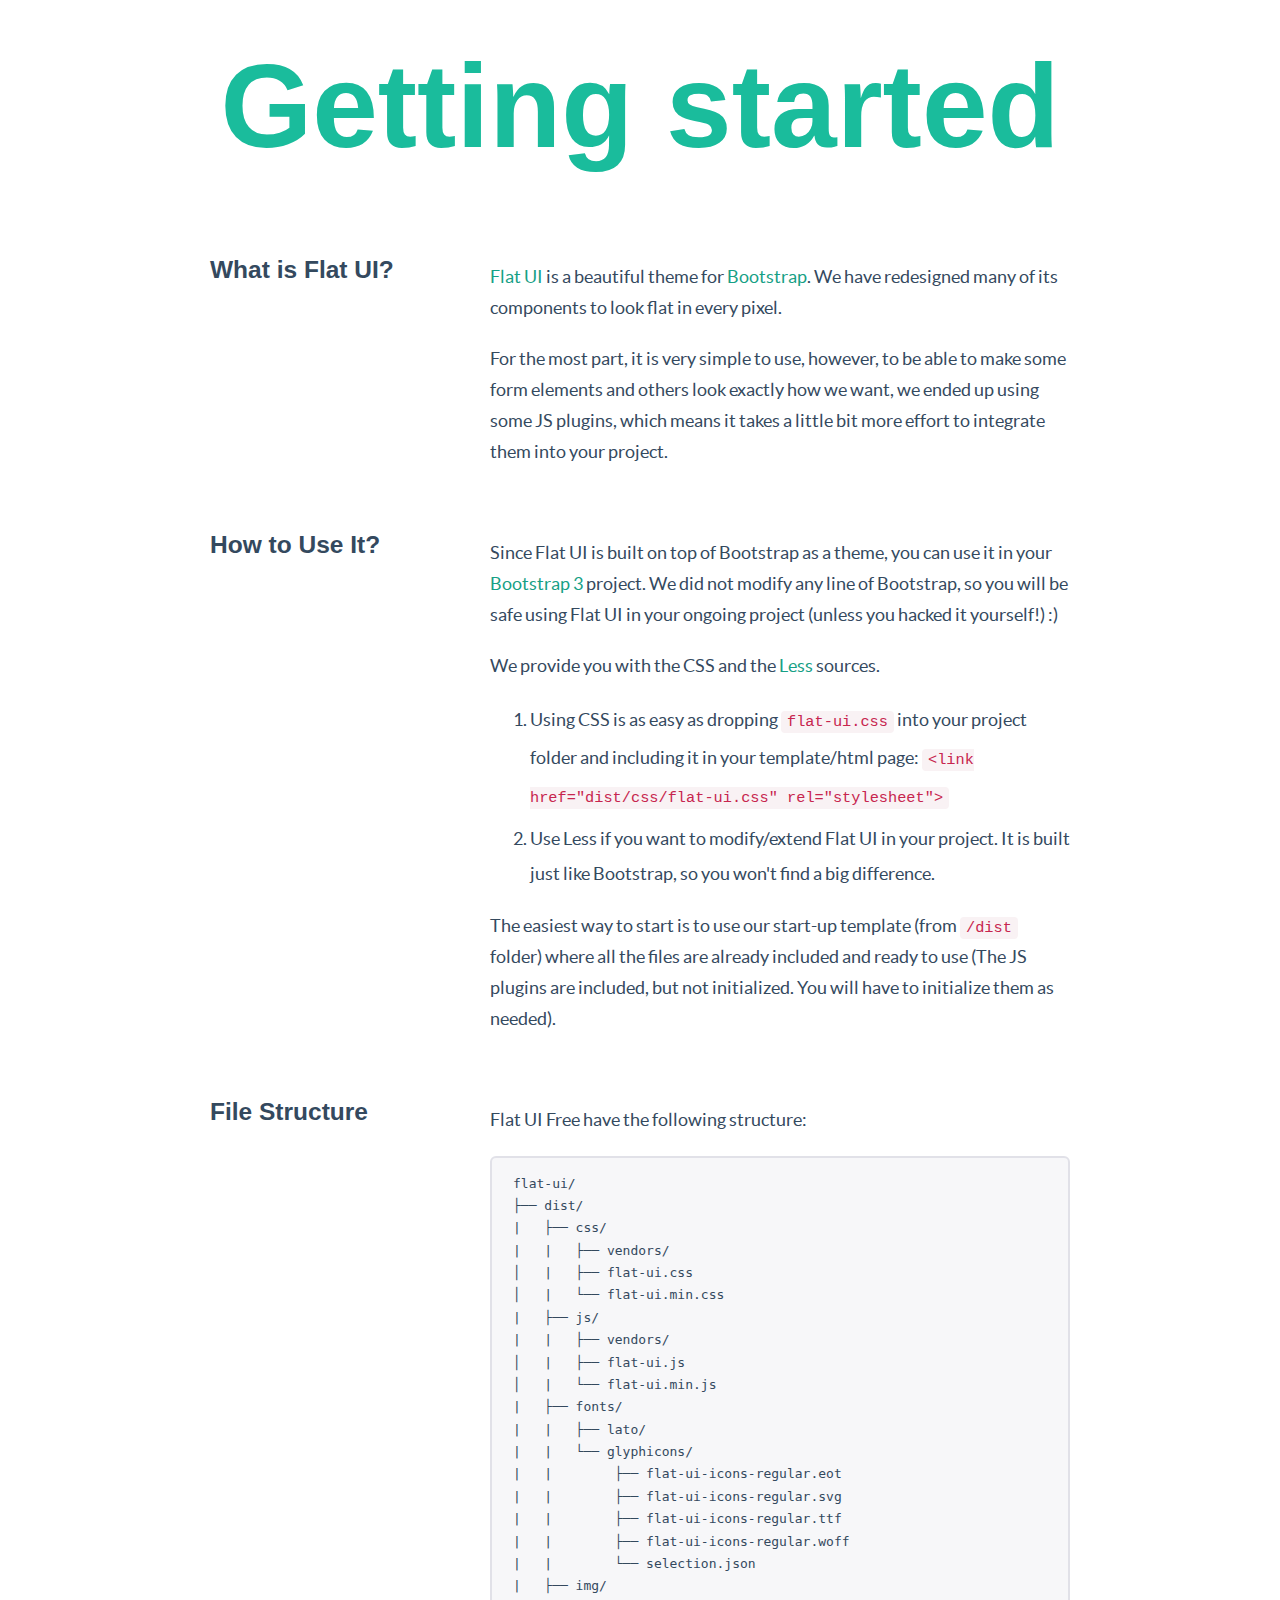
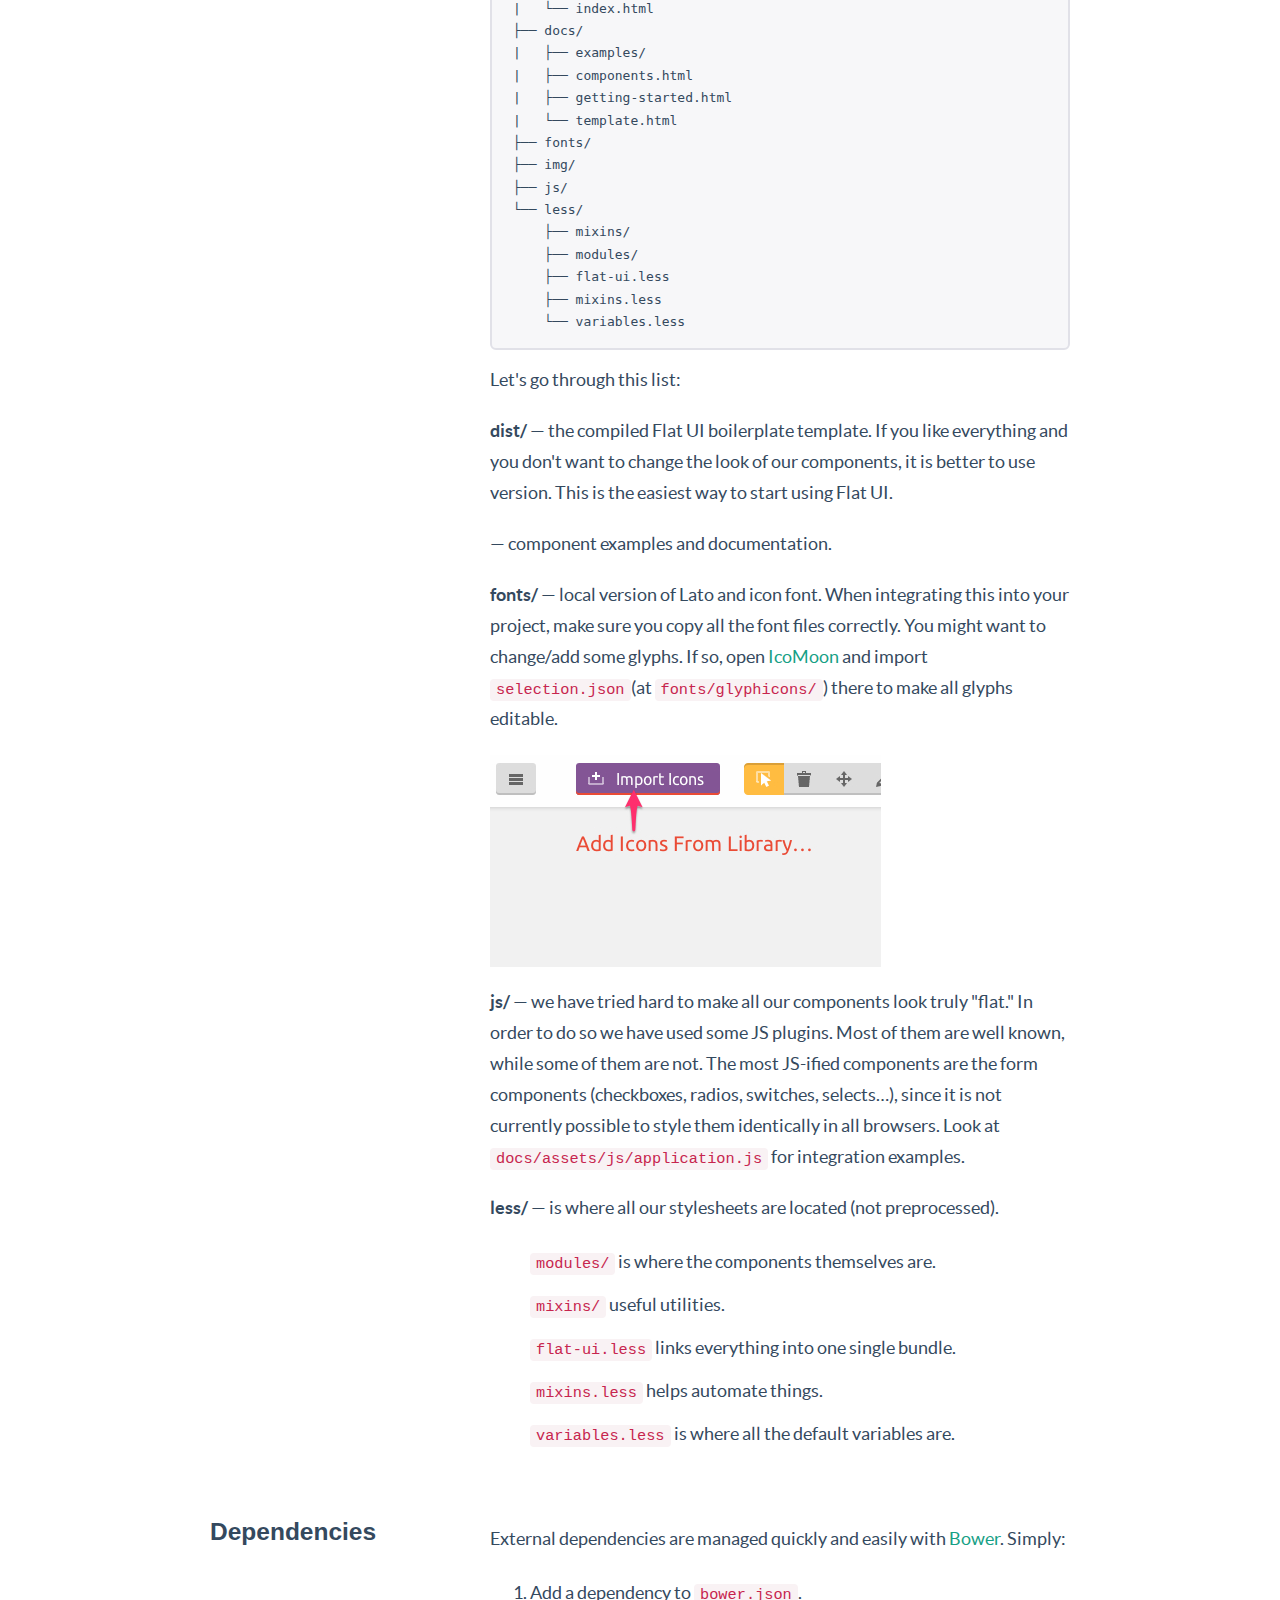
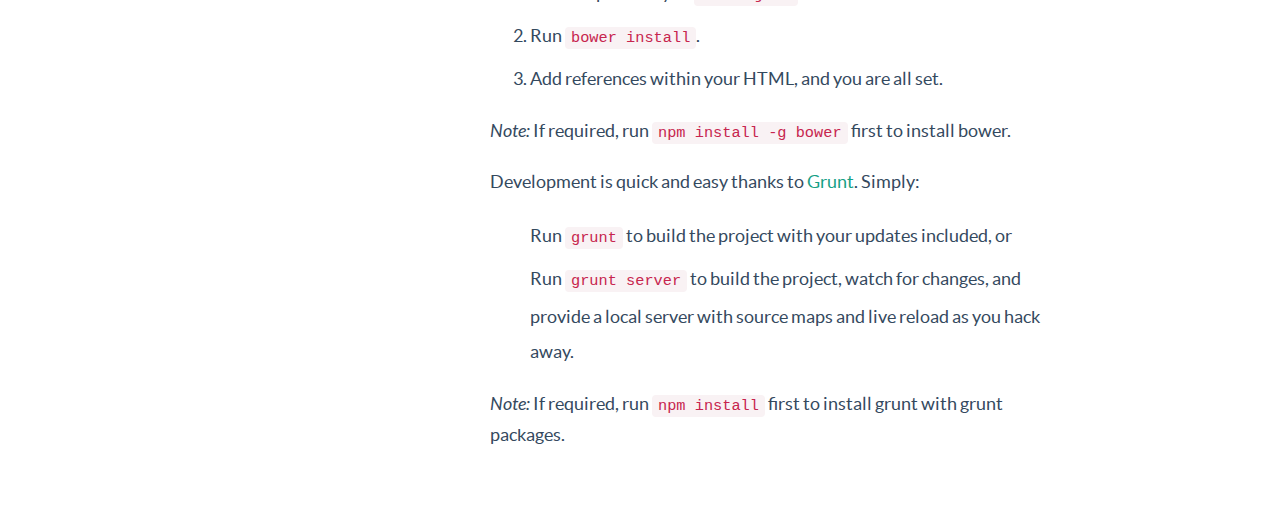
<file: Bootstrap/docs/getting-started.html>
<!DOCTYPE html>
<html lang="en">
  <head>
    <meta charset="utf-8">
    <title>Getting started &middot; Flat UI Free</title>
    <meta name="viewport" content="width=device-width, initial-scale=1.0">

    <!-- Loading Bootstrap -->
    <link href="../dist/css/vendor/bootstrap.min.css" rel="stylesheet">

    <!-- Loading Flat UI -->
    <link href="../dist/css/flat-ui.css" rel="stylesheet">
    <link href="assets/css/docs.css" rel="stylesheet">

    <link rel="shortcut icon" href="../img/favicon.ico">

    <!-- HTML5 shim, for IE6-8 support of HTML5 elements. All other JS at the end of file. -->
    <!--[if lt IE 9]>
      <script src="../dist/js/vendor/html5shiv.js"></script>
      <script src="../dist/js/vendor/respond.min.js"></script>
    <![endif]-->
  </head>
  <body>
    <h1 class="demo-headline">Getting started</h1>
    <div class="container">
      <div class="demo-row">
        <div class="demo-title">
          <h3>What is Flat UI?</h3>
        </div>

        <div class="demo-content demo-content-article">
          <p>
            <a href="http://designmodo.com/flat" target="_blank">Flat UI</a>
            is a beautiful theme for <a href="http://getbootstrap.com" target="_blank">Bootstrap</a>.
            We have redesigned many of its components to look flat in every pixel.
          </p>
          <p>
            For the most part, it is very simple to use, however, to be able to make some form elements and others look exactly how we want, we ended up using some JS plugins, which means it takes a little bit more effort to integrate them into your project.
          </p>
        </div>
      </div><!-- /.demo-row -->

      <div class="demo-row">
        <div class="demo-title">
          <h3>How to Use It?</h3>
        </div>

        <div class="demo-content demo-content-article">
          <p>
            Since Flat UI is built on top of Bootstrap as a theme, you can use it in your <a href="http://getbootstrap.com/" target="_blank">Bootstrap 3</a> project.
            We did not modify any line of Bootstrap, so you will be safe using Flat UI in your ongoing project
            (unless you hacked it yourself!) :)
          </p>
          <p>
            We provide you with the CSS and the <a href="http://lesscss.org/" target="_blank">Less</a> sources.
          </p>
          <ol>
            <li>
              Using CSS is as easy as dropping <code>flat-ui.css</code> into your project folder and
              including it in your template/html page:
              <code>&lt;link href="dist/css/flat-ui.css" rel="stylesheet"&gt;</code>
            </li>
            <li>
              Use Less if you want to modify/extend Flat UI in your project. It is built just like Bootstrap, so
              you won't find a big difference.
            </li>
          </ol>
          <p>
            The easiest way to start is to use our start-up template (from <code>/dist</code> folder) where all the files are already included
            and ready to use (The JS plugins are included, but not initialized. You will have to initialize them as needed).
          </p>
        </div>
      </div><!-- /.demo-row -->

      <div class="demo-row">
        <div class="demo-title">
          <h3>File Structure</h3>
        </div>

        <div class="demo-content demo-content-article">
          <p>
            Flat UI Free have the following structure:
          </p>
<pre class="prettyprint">
flat-ui/
├── dist/
|   ├── css/
|   |   ├── vendors/
│   |   ├── flat-ui.css
│   |   └── flat-ui.min.css
|   ├── js/
|   |   ├── vendors/
│   |   ├── flat-ui.js
│   |   └── flat-ui.min.js
|   ├── fonts/
|   |   ├── lato/
|   |   └── glyphicons/
|   |        ├── flat-ui-icons-regular.eot
|   |        ├── flat-ui-icons-regular.svg
|   |        ├── flat-ui-icons-regular.ttf
|   |        ├── flat-ui-icons-regular.woff
|   |        └── selection.json
|   ├── img/
|   └── index.html
├── docs/
|   ├── examples/
|   ├── components.html
|   ├── getting-started.html
|   └── template.html
├── fonts/
├── img/
├── js/
└── less/
    ├── mixins/
    ├── modules/
    ├── flat-ui.less
    ├── mixins.less
    └── variables.less
</pre>
          <p>
            Let's go through this list:
          </p>

          <p>
            <strong>dist/</strong> &mdash; the compiled Flat UI boilerplate template. If you like everything and you don't want
            to change the look of our components, it is better to use version. This is the easiest
            way to start using Flat UI.
          </p>

          <p>
            <strong></strong> &mdash; component examples and documentation.
          </p>

          <p>
            <strong>fonts/</strong> &mdash; local version of Lato and icon font. When integrating this into your project, make sure you
            copy all the font files correctly. You might want to change/add some glyphs. If so, open
            <a href="http://icomoon.io/app">IcoMoon</a> and import <code>selection.json</code>(at <code>fonts/glyphicons/</code>)
            there to make all glyphs editable.
          </p>

          <p>
            <img src="assets/img/getting-started/icomoon_import.jpg" alt="" />
          </p>

          <p>
            <strong>js/</strong> &mdash; we have tried hard to make all our components look truly "flat." In order to do
            so we have used some JS plugins. Most of them are well known, while some of them are not. The most JS-ified
            components are the form components (checkboxes, radios, switches, selects…), since it is not currently possible
            to style them identically in all browsers. Look at <code>docs/assets/js/application.js</code> for integration
            examples.
          </p>

          <p>
            <strong>less/</strong> &mdash; is where all our stylesheets are located (not preprocessed).
          </p>

          <ul>
            <li>
              <code>modules/</code> is where the components themselves are.
            </li>
            <li>
              <code>mixins/</code> useful utilities.
            </li>
            <li>
              <code>flat-ui.less</code> links everything into one single bundle.
            </li>
            <li>
              <code>mixins.less</code> helps automate things.
            </li>
            <li>
              <code>variables.less</code> is where all the default variables are.
            </li>
          </ul>

        </div>
      </div><!-- /.demo-row -->

      <div class="demo-row">
        <div class="demo-title">
          <h3>Dependencies</h3>
        </div>

        <div class="demo-content demo-content-article">
          <p>
            External dependencies are managed quickly and easily with <a href="http://bower.io">Bower</a>. Simply:
          </p>
          <ol>
            <li>
              Add a dependency to <code>bower.json</code>.
            </li>
            <li>
              Run <code>bower install</code>.
            </li>
            <li>
              Add references within your HTML, and you are all set.
            </li>
          </ol>
          <p>
            <em>Note:</em> If required, run <code>npm install -g bower</code> first to install bower.
          </p>
          <p>
            Development is quick and easy thanks to <a href="http://gruntjs.com/">Grunt</a>. Simply:
          </p>
          <ul>
            <li>
              Run <code>grunt</code> to build the project with your updates included, or
            </li>
            <li>
              Run <code>grunt server</code> to build the project, watch for changes, and provide a local server with source maps and live reload as you hack away.
            </li>
          </ul>
          <p>
            <em>Note:</em> If required, run <code>npm install</code> first to install grunt with grunt packages.
          </p>
        </div>
      </div><!-- /.demo-row -->

    </div><!-- /.container -->
  </body>
</html>
</file>
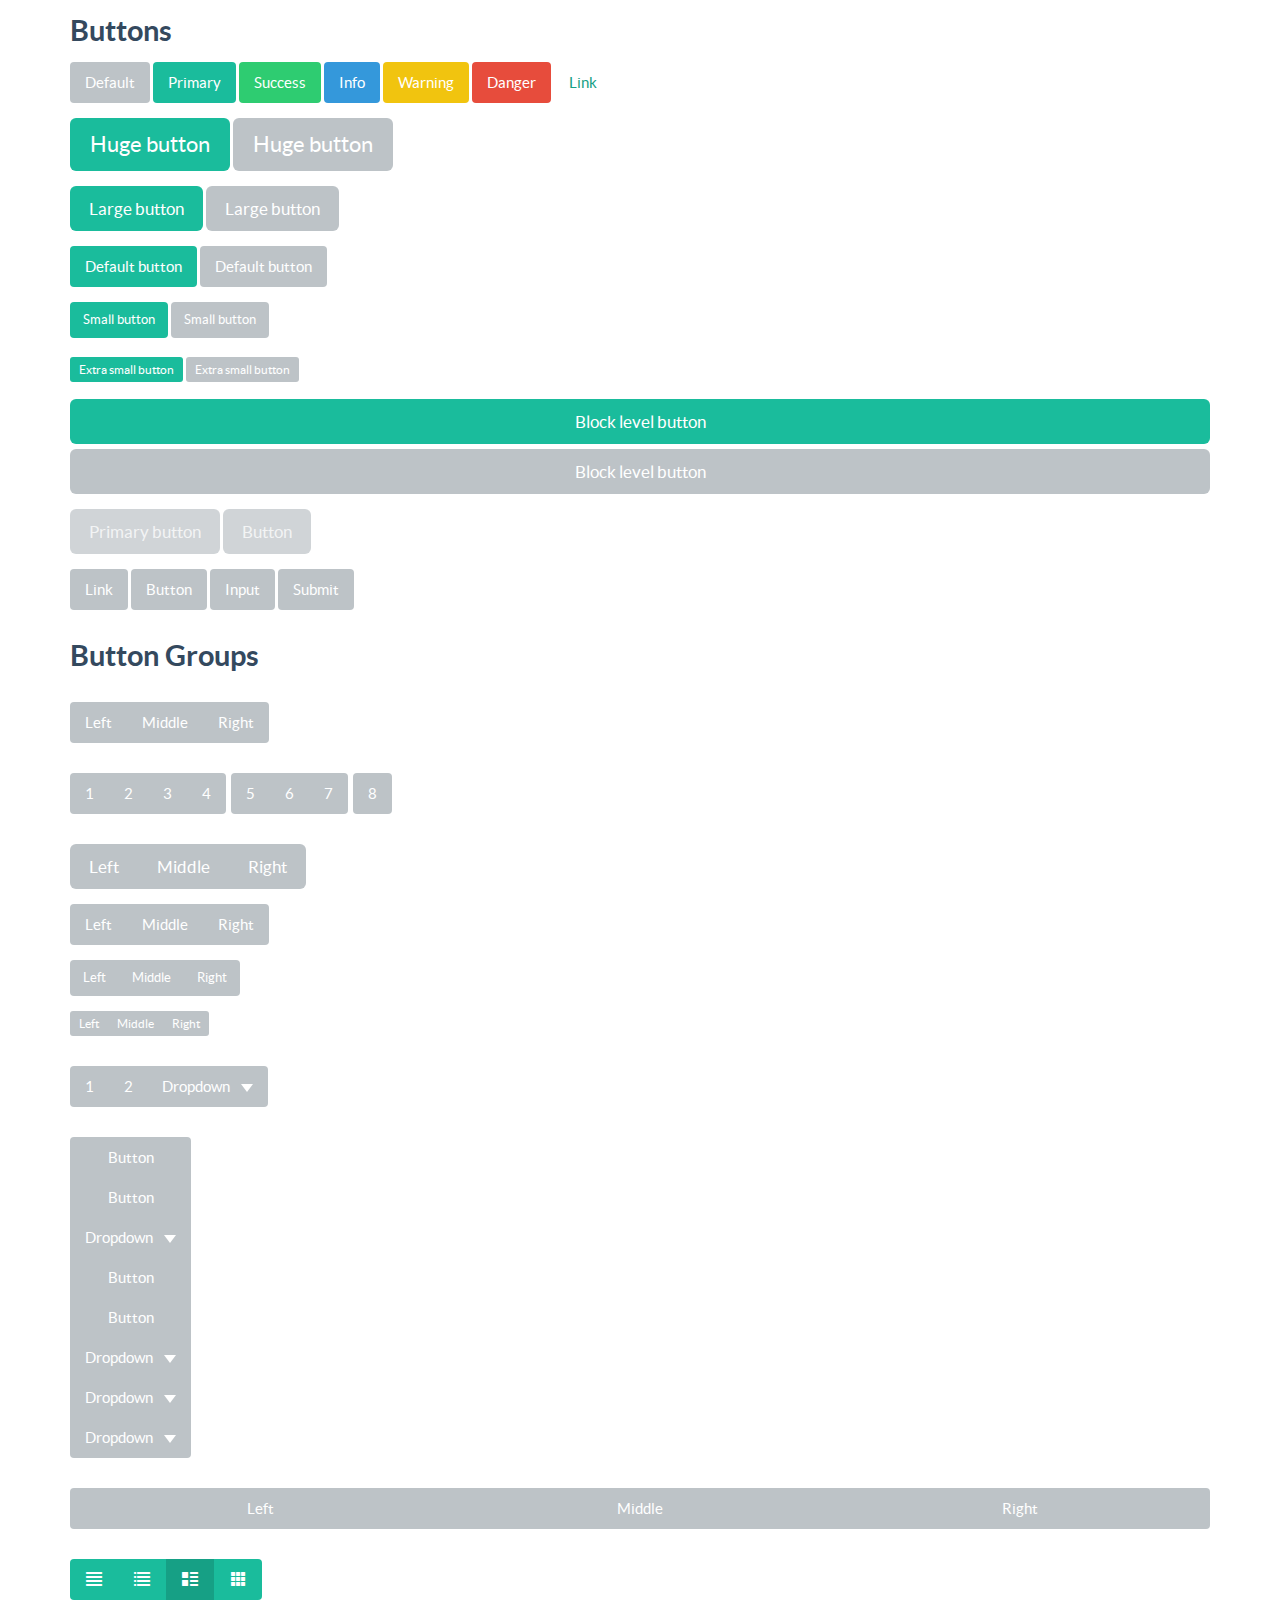
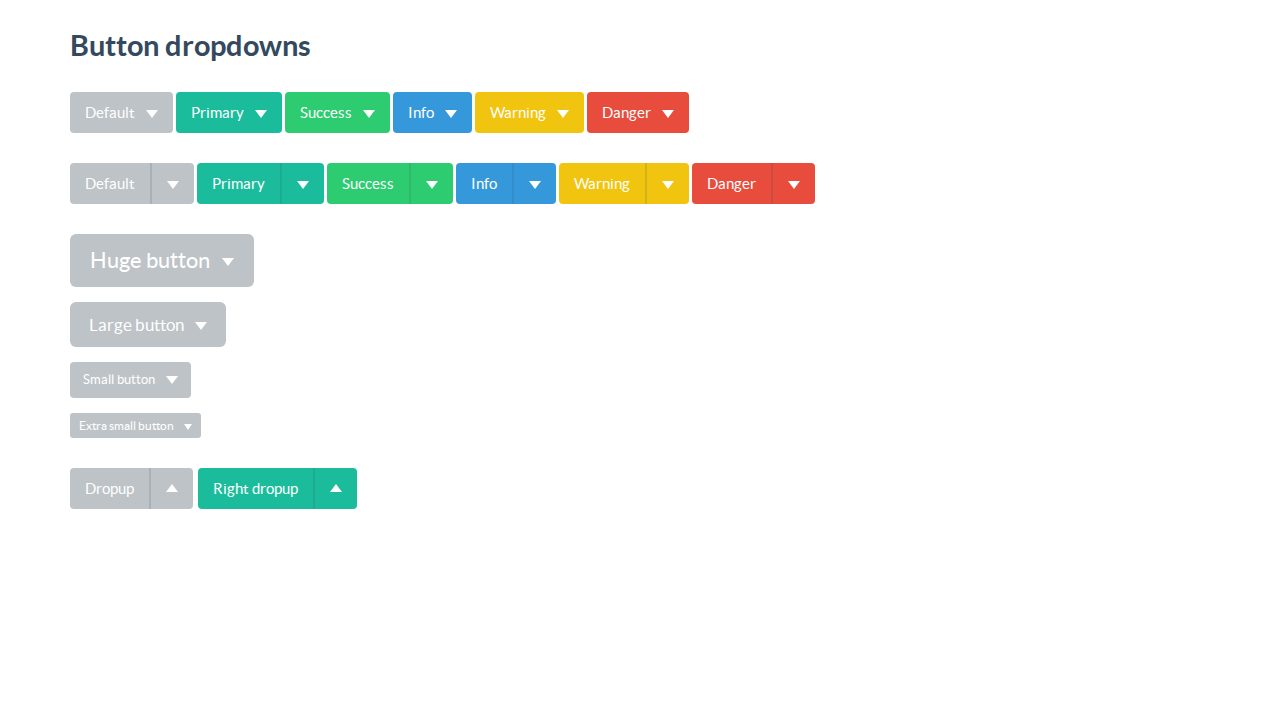
<file: Bootstrap/docs/examples/buttons.html>
<!DOCTYPE html>
<html lang="en">
  <head>
    <meta charset="utf-8">
    <title>Flat UI Free</title>
    <meta name="viewport" content="width=device-width, initial-scale=1.0">

    <!-- Loading Bootstrap -->
    <link href="../../dist/css/vendor/bootstrap.min.css" rel="stylesheet">

    <!-- Loading Flat UI -->
    <link href="../../dist/css/flat-ui.css" rel="stylesheet">

    <link rel="shortcut icon" href="../../dist/img/favicon.ico">

    <!-- HTML5 shim, for IE6-8 support of HTML5 elements. All other JS at the end of file. -->
    <!--[if lt IE 9]>
      <script src="../../dist/js/vendor/html5shiv.js"></script>
      <script src="../../dist/js/vendor/respond.min.js"></script>
    <![endif]-->
  </head>
  <body>

    <style>
      body {
        padding-bottom: 200px;
      }
    </style>

    <div class="container">
      <h4>Buttons</h4>
      <div class="row">
        <div class="col-md-12">
          <p>
            <!-- Standard gray button with gradient -->
            <button type="button" class="btn btn-default">Default</button>

            <!-- Provides extra visual weight and identifies the primary action in a set of buttons -->
            <button type="button" class="btn btn-primary">Primary</button>

            <!-- Indicates a successful or positive action -->
            <button type="button" class="btn btn-success">Success</button>

            <!-- Contextual button for informational alert messages -->
            <button type="button" class="btn btn-info">Info</button>

            <!-- Indicates caution should be taken with this action -->
            <button type="button" class="btn btn-warning">Warning</button>

            <!-- Indicates a dangerous or potentially negative action -->
            <button type="button" class="btn btn-danger">Danger</button>

            <!-- Deemphasize a button by making it look like a link while maintaining button behavior -->
            <button type="button" class="btn btn-link">Link</button>
          </p>
        </div>
      </div>
      <div class="row">
        <div class="col-md-12">
          <p>
            <button type="button" class="btn btn-primary btn-hg">Huge button</button>
            <button type="button" class="btn btn-default btn-hg">Huge button</button>
          </p>
          <p>
            <button type="button" class="btn btn-primary btn-lg">Large button</button>
            <button type="button" class="btn btn-default btn-lg">Large button</button>
          </p>
          <p>
            <button type="button" class="btn btn-primary">Default button</button>
            <button type="button" class="btn btn-default">Default button</button>
          </p>
          <p>
            <button type="button" class="btn btn-primary btn-sm">Small button</button>
            <button type="button" class="btn btn-default btn-sm">Small button</button>
          </p>
          <p>
            <button type="button" class="btn btn-primary btn-xs">Extra small button</button>
            <button type="button" class="btn btn-default btn-xs">Extra small button</button>
          </p>
        </div>
      </div>
      <div class="row">
        <div class="col-md-12">
          <p>
            <button type="button" class="btn btn-primary btn-lg btn-block">Block level button</button>
            <button type="button" class="btn btn-default btn-lg btn-block">Block level button</button>
          </p>
        </div>
      </div>
      <div class="row">
        <div class="col-md-12">
          <p>
            <button type="button" class="btn btn-lg btn-primary" disabled="disabled">Primary button</button>
            <button type="button" class="btn btn-default btn-lg" disabled="disabled">Button</button>
          </p>
        </div>
      </div>
      <div class="row">
        <div class="col-md-12">
          <p>
            <a class="btn btn-default" href="#">Link</a>
            <button class="btn btn-default" type="submit">Button</button>
            <input class="btn btn-default" type="button" value="Input">
            <input class="btn btn-default" type="submit" value="Submit">
          </p>
        </div>
      </div>
      <h4>Button Groups</h4>
      <div class="row">
        <div class="col-md-12">
          <p>
            <div class="btn-group">
              <button type="button" class="btn btn-default">Left</button>
              <button type="button" class="btn btn-default">Middle</button>
              <button type="button" class="btn btn-default">Right</button>
            </div>
          </p>
        </div>
      </div>
      <div class="row">
        <div class="col-md-12">
          <p>
            <div class="btn-toolbar">
              <div class="btn-group">
                <button class="btn btn-default" type="button">1</button>
                <button class="btn btn-default" type="button">2</button>
                <button class="btn btn-default" type="button">3</button>
                <button class="btn btn-default" type="button">4</button>
              </div>
              <div class="btn-group">
                <button class="btn btn-default" type="button">5</button>
                <button class="btn btn-default" type="button">6</button>
                <button class="btn btn-default" type="button">7</button>
              </div>
              <div class="btn-group">
                <button class="btn btn-default" type="button">8</button>
              </div>
            </div>
          </p>
        </div>
      </div>
      <div class="row">
        <div class="col-md-12">
          <p>
            <div class="btn-toolbar">
              <div class="btn-group btn-group-lg">
                <button class="btn btn-default" type="button">Left</button>
                <button class="btn btn-default" type="button">Middle</button>
                <button class="btn btn-default" type="button">Right</button>
              </div>
            </div>
          </p>
          <p>
            <div class="btn-toolbar">
              <div class="btn-group">
                <button class="btn btn-default" type="button">Left</button>
                <button class="btn btn-default" type="button">Middle</button>
                <button class="btn btn-default" type="button">Right</button>
              </div>
            </div>
          </p>
          <p>
            <div class="btn-toolbar">
              <div class="btn-group btn-group-sm">
                <button class="btn btn-default" type="button">Left</button>
                <button class="btn btn-default" type="button">Middle</button>
                <button class="btn btn-default" type="button">Right</button>
              </div>
            </div>
          </p>
          <p>
            <div class="btn-toolbar">
              <div class="btn-group btn-group-xs">
                <button class="btn btn-default" type="button">Left</button>
                <button class="btn btn-default" type="button">Middle</button>
                <button class="btn btn-default" type="button">Right</button>
              </div>
            </div>
          </p>
        </div>
      </div>
      <div class="row">
        <div class="col-md-12">
          <p>
            <div class="btn-group">
              <button class="btn btn-default" type="button">1</button>
              <button class="btn btn-default" type="button">2</button>

              <div class="btn-group">
                <button data-toggle="dropdown" class="btn btn-default dropdown-toggle" type="button" id="btnGroupDrop1">
                  Dropdown
                  <span class="caret"></span>
                </button>
                <ul aria-labelledby="btnGroupDrop1" role="menu" class="dropdown-menu">
                  <li><a href="#">Dropdown link</a></li>
                  <li><a href="#">Dropdown link</a></li>
                </ul>
              </div>
            </div>
          </p>
        </div>
      </div>
      <div class="row">
        <div class="col-md-12">
          <p>
            <div class="btn-group-vertical">
              <button class="btn btn-default" type="button">Button</button>
              <button class="btn btn-default" type="button">Button</button>
              <div class="btn-group">
                <button data-toggle="dropdown" class="btn btn-default dropdown-toggle" type="button" id="btnGroupVerticalDrop1">
                  Dropdown
                  <span class="caret"></span>
                </button>
                <ul aria-labelledby="btnGroupVerticalDrop1" role="menu" class="dropdown-menu">
                  <li><a href="#">Dropdown link</a></li>
                  <li><a href="#">Dropdown link</a></li>
                </ul>
              </div>
              <button class="btn btn-default" type="button">Button</button>
              <button class="btn btn-default" type="button">Button</button>
              <div class="btn-group">
                <button data-toggle="dropdown" class="btn btn-default dropdown-toggle" type="button" id="btnGroupVerticalDrop2">
                  Dropdown
                  <span class="caret"></span>
                </button>
                <ul aria-labelledby="btnGroupVerticalDrop2" role="menu" class="dropdown-menu">
                  <li><a href="#">Dropdown link</a></li>
                  <li><a href="#">Dropdown link</a></li>
                </ul>
              </div>
              <div class="btn-group">
                <button data-toggle="dropdown" class="btn btn-default dropdown-toggle" type="button" id="btnGroupVerticalDrop3">
                  Dropdown
                  <span class="caret"></span>
                </button>
                <ul aria-labelledby="btnGroupVerticalDrop3" role="menu" class="dropdown-menu">
                  <li><a href="#">Dropdown link</a></li>
                  <li><a href="#">Dropdown link</a></li>
                </ul>
              </div>
              <div class="btn-group">
                <button data-toggle="dropdown" class="btn btn-default dropdown-toggle" type="button" id="btnGroupVerticalDrop4">
                  Dropdown
                  <span class="caret"></span>
                </button>
                <ul aria-labelledby="btnGroupVerticalDrop4" role="menu" class="dropdown-menu">
                  <li><a href="#">Dropdown link</a></li>
                  <li><a href="#">Dropdown link</a></li>
                </ul>
              </div>
            </div>
          </p>
        </div>
      </div>
      <div class="row">
        <div class="col-md-12">
          <p>
            <div class="btn-group btn-group-justified">
              <a class="btn btn-default" href="#">Left</a>
              <a class="btn btn-default" href="#">Middle</a>
              <a class="btn btn-default" href="#">Right</a>
            </div>
          </p>
        </div>
      </div>
      <div class="row">
        <div class="col-md-12">
          <p>
            <div class="btn-toolbar">
              <div class="btn-group">
                <a href="#fakelink" class="btn btn-primary"><i class="fui-list-columned"></i></a>
                <a href="#fakelink" class="btn btn-primary"><i class="fui-list-numbered"></i></a>
                <a href="#fakelink" class="btn btn-primary active"><i class="fui-list-thumbnailed"></i></a>
                <a href="#fakelink" class="btn btn-primary"><i class="fui-list-small-thumbnails"></i></a>
              </div>
            </div>
          </p>
        </div>
      </div>
      <h4>Button dropdowns</h4>
      <div class="row">
        <div class="col-md-12">
          <p>
            <div class="btn-group">
              <button data-toggle="dropdown" class="btn btn-default dropdown-toggle" type="button">Default <span class="caret"></span></button>
              <ul role="menu" class="dropdown-menu">
                <li><a href="#">Action</a></li>
                <li><a href="#">Another action</a></li>
                <li><a href="#">Something else here</a></li>
                <li class="divider"></li>
                <li><a href="#">Separated link</a></li>
              </ul>
            </div><!-- /btn-group -->
            <div class="btn-group">
              <button data-toggle="dropdown" class="btn btn-primary dropdown-toggle" type="button">Primary <span class="caret"></span></button>
              <ul role="menu" class="dropdown-menu">
                <li><a href="#">Action</a></li>
                <li><a href="#">Another action</a></li>
                <li><a href="#">Something else here</a></li>
                <li class="divider"></li>
                <li><a href="#">Separated link</a></li>
              </ul>
            </div><!-- /btn-group -->
            <div class="btn-group">
              <button data-toggle="dropdown" class="btn btn-success dropdown-toggle" type="button">Success <span class="caret"></span></button>
              <ul role="menu" class="dropdown-menu">
                <li><a href="#">Action</a></li>
                <li><a href="#">Another action</a></li>
                <li><a href="#">Something else here</a></li>
                <li class="divider"></li>
                <li><a href="#">Separated link</a></li>
              </ul>
            </div><!-- /btn-group -->
            <div class="btn-group">
              <button data-toggle="dropdown" class="btn btn-info dropdown-toggle" type="button">Info <span class="caret"></span></button>
              <ul role="menu" class="dropdown-menu">
                <li><a href="#">Action</a></li>
                <li><a href="#">Another action</a></li>
                <li><a href="#">Something else here</a></li>
                <li class="divider"></li>
                <li><a href="#">Separated link</a></li>
              </ul>
            </div><!-- /btn-group -->
            <div class="btn-group">
              <button data-toggle="dropdown" class="btn btn-warning dropdown-toggle" type="button">Warning <span class="caret"></span></button>
              <ul role="menu" class="dropdown-menu">
                <li><a href="#">Action</a></li>
                <li><a href="#">Another action</a></li>
                <li><a href="#">Something else here</a></li>
                <li class="divider"></li>
                <li><a href="#">Separated link</a></li>
              </ul>
            </div><!-- /btn-group -->
            <div class="btn-group">
              <button data-toggle="dropdown" class="btn btn-danger dropdown-toggle" type="button">Danger <span class="caret"></span></button>
              <ul role="menu" class="dropdown-menu">
                <li><a href="#">Action</a></li>
                <li><a href="#">Another action</a></li>
                <li><a href="#">Something else here</a></li>
                <li class="divider"></li>
                <li><a href="#">Separated link</a></li>
              </ul>
            </div><!-- /btn-group -->
          </p>
        </div>
      </div>
      <div class="row">
        <div class="col-md-12">
          <p>
            <div class="btn-group">
              <button class="btn btn-default" type="button">Default</button>
              <button data-toggle="dropdown" class="btn btn-default dropdown-toggle" type="button"><span class="caret"></span></button>
              <ul role="menu" class="dropdown-menu">
                <li><a href="#">Action</a></li>
                <li><a href="#">Another action</a></li>
                <li><a href="#">Something else here</a></li>
                <li class="divider"></li>
                <li><a href="#">Separated link</a></li>
              </ul>
            </div><!-- /btn-group -->
            <div class="btn-group">
              <button class="btn btn-primary" type="button">Primary</button>
              <button data-toggle="dropdown" class="btn btn-primary dropdown-toggle" type="button"><span class="caret"></span></button>
              <ul role="menu" class="dropdown-menu">
                <li><a href="#">Action</a></li>
                <li><a href="#">Another action</a></li>
                <li><a href="#">Something else here</a></li>
                <li class="divider"></li>
                <li><a href="#">Separated link</a></li>
              </ul>
            </div><!-- /btn-group -->
            <div class="btn-group">
              <button class="btn btn-success" type="button">Success</button>
              <button data-toggle="dropdown" class="btn btn-success dropdown-toggle" type="button"><span class="caret"></span></button>
              <ul role="menu" class="dropdown-menu">
                <li><a href="#">Action</a></li>
                <li><a href="#">Another action</a></li>
                <li><a href="#">Something else here</a></li>
                <li class="divider"></li>
                <li><a href="#">Separated link</a></li>
              </ul>
            </div><!-- /btn-group -->
            <div class="btn-group">
              <button class="btn btn-info" type="button">Info</button>
              <button data-toggle="dropdown" class="btn btn-info dropdown-toggle" type="button"><span class="caret"></span></button>
              <ul role="menu" class="dropdown-menu">
                <li><a href="#">Action</a></li>
                <li><a href="#">Another action</a></li>
                <li><a href="#">Something else here</a></li>
                <li class="divider"></li>
                <li><a href="#">Separated link</a></li>
              </ul>
            </div><!-- /btn-group -->
            <div class="btn-group">
              <button class="btn btn-warning" type="button">Warning</button>
              <button data-toggle="dropdown" class="btn btn-warning dropdown-toggle" type="button"><span class="caret"></span></button>
              <ul role="menu" class="dropdown-menu">
                <li><a href="#">Action</a></li>
                <li><a href="#">Another action</a></li>
                <li><a href="#">Something else here</a></li>
                <li class="divider"></li>
                <li><a href="#">Separated link</a></li>
              </ul>
            </div><!-- /btn-group -->
            <div class="btn-group">
              <button class="btn btn-danger" type="button">Danger</button>
              <button data-toggle="dropdown" class="btn btn-danger dropdown-toggle" type="button"><span class="caret"></span></button>
              <ul role="menu" class="dropdown-menu">
                <li><a href="#">Action</a></li>
                <li><a href="#">Another action</a></li>
                <li><a href="#">Something else here</a></li>
                <li class="divider"></li>
                <li><a href="#">Separated link</a></li>
              </ul>
            </div><!-- /btn-group -->
          </p>
        </div>
      </div>
      <div class="row">
        <div class="col-md-12">
          <p>
            <div class="btn-toolbar">
              <div class="btn-group">
                <button data-toggle="dropdown" type="button" class="btn btn-default btn-hg dropdown-toggle">
                  Huge button <span class="caret"></span>
                </button>
                <ul role="menu" class="dropdown-menu">
                  <li><a href="#">Action</a></li>
                  <li><a href="#">Another action</a></li>
                  <li><a href="#">Something else here</a></li>
                  <li class="divider"></li>
                  <li><a href="#">Separated link</a></li>
                </ul>
              </div><!-- /btn-group -->
            </div><!-- /btn-toolbar -->
          </p>
          <p>
            <div class="btn-toolbar">
              <div class="btn-group">
                <button data-toggle="dropdown" type="button" class="btn btn-default btn-lg dropdown-toggle">
                  Large button <span class="caret"></span>
                </button>
                <ul role="menu" class="dropdown-menu">
                  <li><a href="#">Action</a></li>
                  <li><a href="#">Another action</a></li>
                  <li><a href="#">Something else here</a></li>
                  <li class="divider"></li>
                  <li><a href="#">Separated link</a></li>
                </ul>
              </div><!-- /btn-group -->
            </div><!-- /btn-toolbar -->
          </p>
          <p>
            <div class="btn-toolbar">
              <div class="btn-group">
                <button data-toggle="dropdown" type="button" class="btn btn-default btn-sm dropdown-toggle">
                  Small button <span class="caret"></span>
                </button>
                <ul role="menu" class="dropdown-menu">
                  <li><a href="#">Action</a></li>
                  <li><a href="#">Another action</a></li>
                  <li><a href="#">Something else here</a></li>
                  <li class="divider"></li>
                  <li><a href="#">Separated link</a></li>
                </ul>
              </div><!-- /btn-group -->
            </div><!-- /btn-toolbar -->
          </p>
          <p>
            <div class="btn-toolbar">
              <div class="btn-group">
                <button data-toggle="dropdown" type="button" class="btn btn-default btn-xs dropdown-toggle">
                  Extra small button <span class="caret"></span>
                </button>
                <ul role="menu" class="dropdown-menu">
                  <li><a href="#">Action</a></li>
                  <li><a href="#">Another action</a></li>
                  <li><a href="#">Something else here</a></li>
                  <li class="divider"></li>
                  <li><a href="#">Separated link</a></li>
                </ul>
              </div><!-- /btn-group -->
            </div><!-- /btn-toolbar -->
          </p>
        </div>
      </div>
      <div class="row">
        <div class="col-md-12">
          <p>
            <div class="btn-toolbar">
              <div class="btn-group dropup">
                <button class="btn btn-default" type="button">Dropup</button>
                <button data-toggle="dropdown" class="btn btn-default dropdown-toggle" type="button"><span class="caret"></span></button>
                <ul role="menu" class="dropdown-menu">
                  <li><a href="#">Action</a></li>
                  <li><a href="#">Another action</a></li>
                  <li><a href="#">Something else here</a></li>
                  <li class="divider"></li>
                  <li><a href="#">Separated link</a></li>
                </ul>
              </div><!-- /btn-group -->
              <div class="btn-group dropup">
                <button class="btn btn-primary" type="button">Right dropup</button>
                <button data-toggle="dropdown" class="btn btn-primary dropdown-toggle" type="button"><span class="caret"></span></button>
                <ul role="menu" class="dropdown-menu pull-right">
                  <li><a href="#">Action</a></li>
                  <li><a href="#">Another action</a></li>
                  <li><a href="#">Something else here</a></li>
                  <li class="divider"></li>
                  <li><a href="#">Separated link</a></li>
                </ul>
              </div><!-- /btn-group -->
            </div>
          </p>
        </div>
      </div>
    </div>
    <!-- /.container -->

  </body>
</html>
</file>
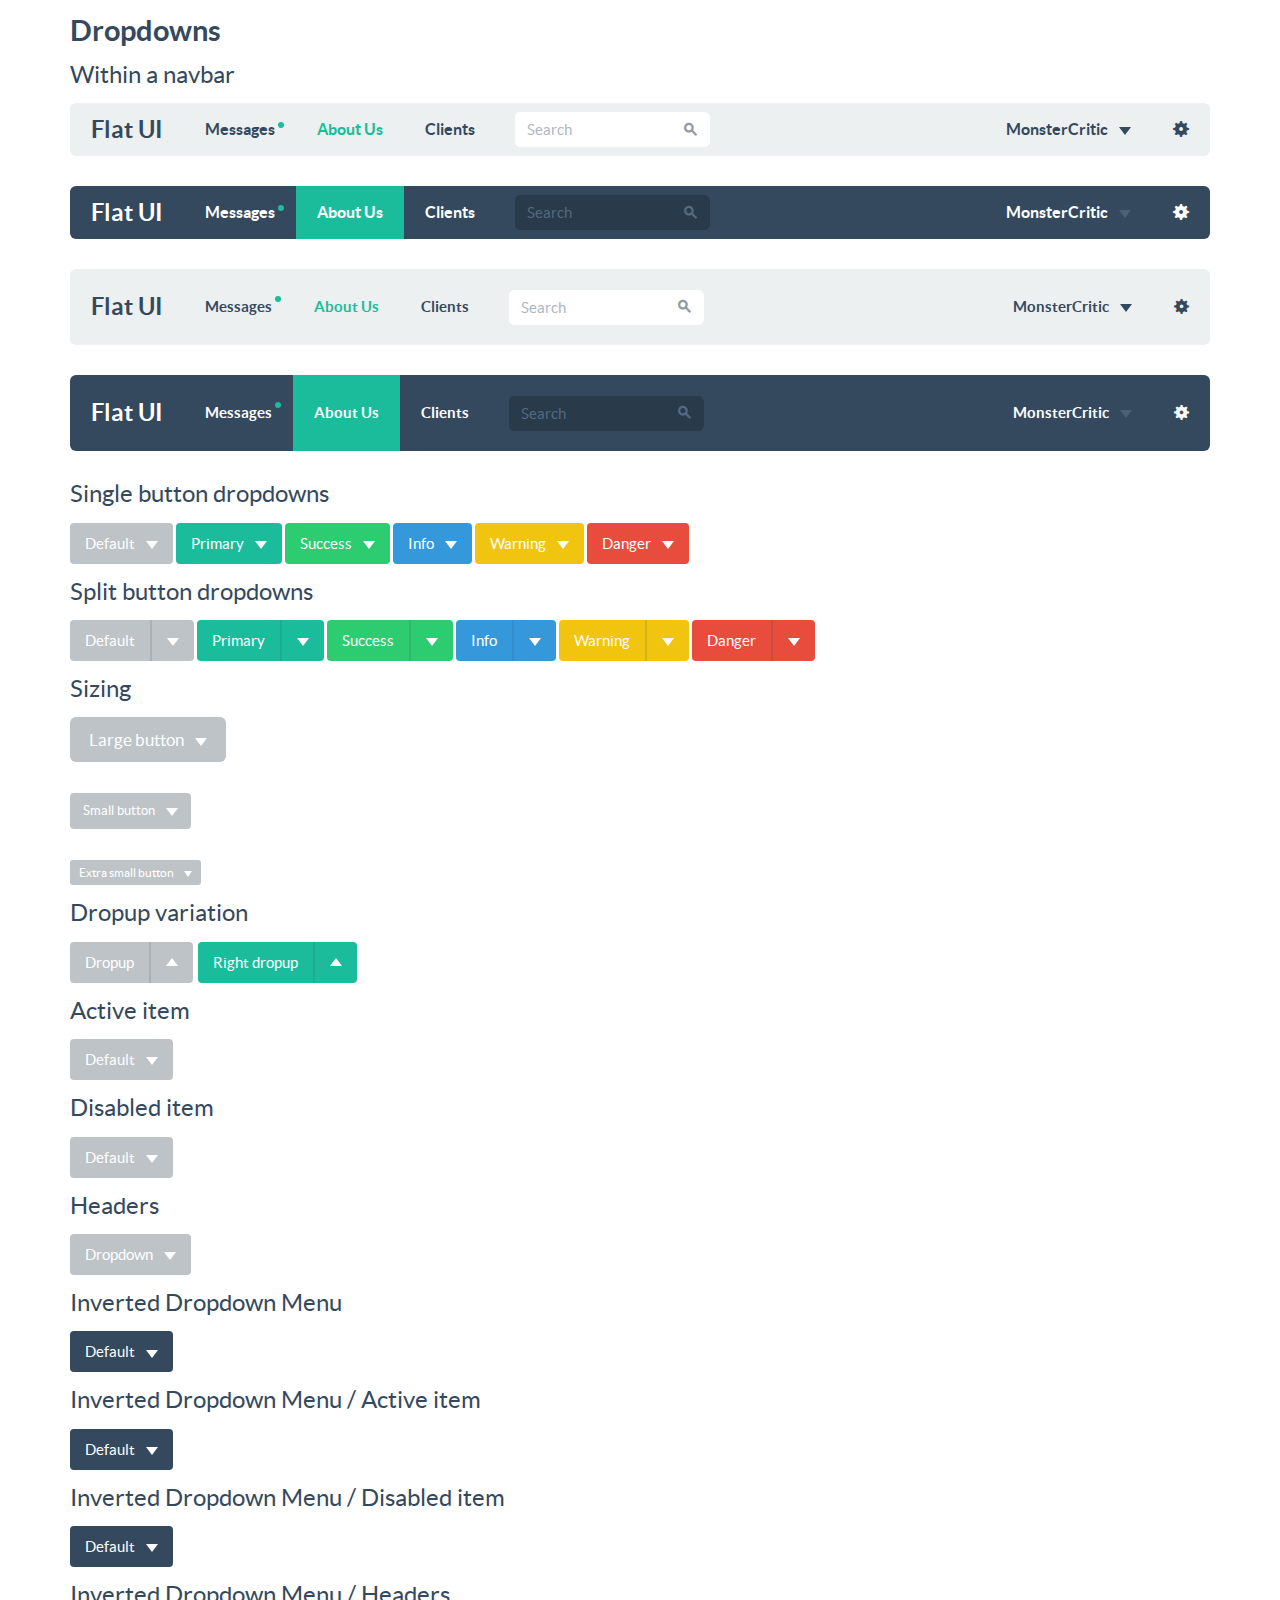
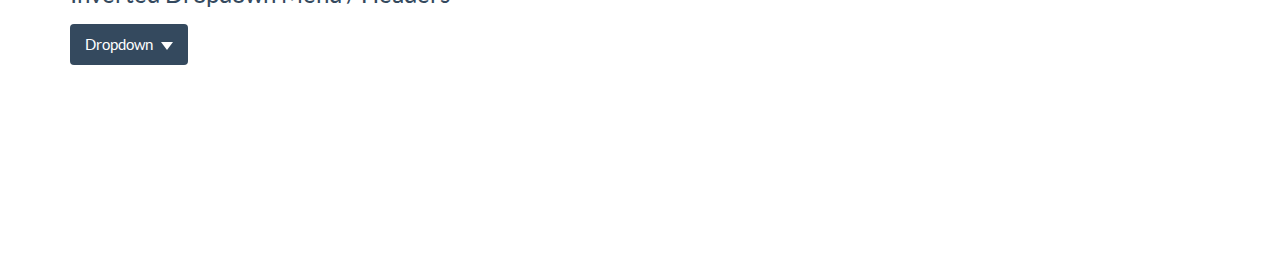
<file: Bootstrap/docs/examples/dropdowns.html>
<!DOCTYPE html>
<html lang="en">
  <head>
    <meta charset="utf-8">
    <title>Flat UI Free</title>
    <meta name="viewport" content="width=device-width, initial-scale=1.0">

    <!-- Loading Bootstrap -->
    <link href="../../dist/css/vendor/bootstrap.min.css" rel="stylesheet">

    <!-- Loading Flat UI -->
    <link href="../../dist/css/flat-ui.css" rel="stylesheet">

    <link rel="shortcut icon" href="../../dist/img/favicon.ico">

    <!-- HTML5 shim, for IE6-8 support of HTML5 elements. All other JS at the end of file. -->
    <!--[if lt IE 9]>
      <script src="../../dist/js/vendor/html5shiv.js"></script>
      <script src="../../dist/js/vendor/respond.min.js"></script>
    <![endif]-->
  </head>
  <body>

    <style>
      body {
        padding-bottom: 200px;
      }
    </style>

    <div class="container">

      <h4>Dropdowns</h4>

      <h6>Within a navbar</h6>

      <nav class="navbar navbar-default" role="navigation">
        <!-- Brand and toggle get grouped for better mobile display -->
        <div class="navbar-header">
          <button type="button" class="navbar-toggle" data-toggle="collapse" data-target="#bs-example-navbar-collapse-1">
            <span class="sr-only">Toggle navigation</span>
          </button>
          <a class="navbar-brand" href="#">Flat UI</a>
        </div>

        <!-- Collect the nav links, forms, and other content for toggling -->
        <div class="collapse navbar-collapse" id="bs-example-navbar-collapse-1">
          <ul class="nav navbar-nav">
            <li><a href="#">Messages<span class="navbar-unread">1</span></a></li>
            <li class="active"><a href="#">About Us</a></li>
            <li><a href="#">Clients</a></li>
           </ul>
          <form class="navbar-form navbar-left" action="#" role="search">
            <div class="form-group">
              <div class="input-group">
                <input class="form-control" id="navbarInput-01" type="search" placeholder="Search">
                <span class="input-group-btn">
                  <button type="submit" class="btn"><span class="fui-search"></span></button>
                </span>
              </div>
            </div>
          </form>
          <ul class="nav navbar-nav navbar-right">
            <li class="dropdown">
              <a href="#" class="dropdown-toggle" data-toggle="dropdown">MonsterCritic <b class="caret"></b></a>
              <ul class="dropdown-menu">
                <li><a href="#">Action</a></li>
                <li><a href="#">Another action</a></li>
                <li><a href="#">Something else here</a></li>
                <li class="divider"></li>
                <li><a href="#">Separated link</a></li>
              </ul>
            </li>
            <li><a href="#"><span class="visible-sm visible-xs">Settings<span class="fui-gear"></span></span><span class="visible-md visible-lg"><span class="fui-gear"></span></span></a></li>
          </ul>
        </div><!-- /.navbar-collapse -->
      </nav>

      <nav class="navbar navbar-inverse" role="navigation">
        <!-- Brand and toggle get grouped for better mobile display -->
        <div class="navbar-header">
          <button type="button" class="navbar-toggle" data-toggle="collapse" data-target="#bs-example-navbar-collapse-1">
            <span class="sr-only">Toggle navigation</span>
          </button>
          <a class="navbar-brand" href="#">Flat UI</a>
        </div>

        <!-- Collect the nav links, forms, and other content for toggling -->
        <div class="collapse navbar-collapse" id="bs-example-navbar-collapse-1">
          <ul class="nav navbar-nav">
            <li><a href="#">Messages<span class="navbar-unread">1</span></a></li>
            <li class="active"><a href="#">About Us</a></li>
            <li><a href="#">Clients</a></li>
           </ul>
          <form class="navbar-form navbar-left" action="#" role="search">
            <div class="form-group">
              <div class="input-group">
                <input class="form-control" id="navbarInput-01" type="search" placeholder="Search">
                <span class="input-group-btn">
                  <button type="submit" class="btn"><span class="fui-search"></span></button>
                </span>
              </div>
            </div>
          </form>
          <ul class="nav navbar-nav navbar-right">
            <li class="dropdown">
              <a href="#" class="dropdown-toggle" data-toggle="dropdown">MonsterCritic <b class="caret"></b></a>
              <ul class="dropdown-menu">
                <li><a href="#">Action</a></li>
                <li><a href="#">Another action</a></li>
                <li><a href="#">Something else here</a></li>
                <li class="divider"></li>
                <li><a href="#">Separated link</a></li>
              </ul>
            </li>
            <li><a href="#"><span class="visible-sm visible-xs">Settings<span class="fui-gear"></span></span><span class="visible-md visible-lg"><span class="fui-gear"></span></span></a></li>
          </ul>
        </div><!-- /.navbar-collapse -->
      </nav>

      <nav class="navbar navbar-default navbar-lg" role="navigation">
        <!-- Brand and toggle get grouped for better mobile display -->
        <div class="navbar-header">
          <button type="button" class="navbar-toggle" data-toggle="collapse" data-target="#bs-example-navbar-collapse-1">
            <span class="sr-only">Toggle navigation</span>
          </button>
          <a class="navbar-brand" href="#">Flat UI</a>
        </div>

        <!-- Collect the nav links, forms, and other content for toggling -->
        <div class="collapse navbar-collapse" id="bs-example-navbar-collapse-1">
          <ul class="nav navbar-nav">
            <li><a href="#">Messages<span class="navbar-unread">1</span></a></li>
            <li class="active"><a href="#">About Us</a></li>
            <li><a href="#">Clients</a></li>
           </ul>
          <form class="navbar-form navbar-left" action="#" role="search">
            <div class="form-group">
              <div class="input-group">
                <input class="form-control" id="navbarInput-01" type="search" placeholder="Search">
                <span class="input-group-btn">
                  <button type="submit" class="btn"><span class="fui-search"></span></button>
                </span>
              </div>
            </div>
          </form>
          <ul class="nav navbar-nav navbar-right">
            <li class="dropdown">
              <a href="#" class="dropdown-toggle" data-toggle="dropdown">MonsterCritic <b class="caret"></b></a>
              <ul class="dropdown-menu">
                <li><a href="#">Action</a></li>
                <li><a href="#">Another action</a></li>
                <li><a href="#">Something else here</a></li>
                <li class="divider"></li>
                <li><a href="#">Separated link</a></li>
              </ul>
            </li>
            <li><a href="#"><span class="visible-sm visible-xs">Settings<span class="fui-gear"></span></span><span class="visible-md visible-lg"><span class="fui-gear"></span></span></a></li>
          </ul>
        </div><!-- /.navbar-collapse -->
      </nav>

      <nav class="navbar navbar-inverse navbar-lg" role="navigation">
        <!-- Brand and toggle get grouped for better mobile display -->
        <div class="navbar-header">
          <button type="button" class="navbar-toggle" data-toggle="collapse" data-target="#bs-example-navbar-collapse-1">
            <span class="sr-only">Toggle navigation</span>
          </button>
          <a class="navbar-brand" href="#">Flat UI</a>
        </div>

        <!-- Collect the nav links, forms, and other content for toggling -->
        <div class="collapse navbar-collapse" id="bs-example-navbar-collapse-1">
          <ul class="nav navbar-nav">
            <li><a href="#">Messages<span class="navbar-unread">1</span></a></li>
            <li class="active"><a href="#">About Us</a></li>
            <li><a href="#">Clients</a></li>
           </ul>
          <form class="navbar-form navbar-left" action="#" role="search">
            <div class="form-group">
              <div class="input-group">
                <input class="form-control" id="navbarInput-01" type="search" placeholder="Search">
                <span class="input-group-btn">
                  <button type="submit" class="btn"><span class="fui-search"></span></button>
                </span>
              </div>
            </div>
          </form>
          <ul class="nav navbar-nav navbar-right">
            <li class="dropdown">
              <a href="#" class="dropdown-toggle" data-toggle="dropdown">MonsterCritic <b class="caret"></b></a>
              <ul class="dropdown-menu">
                <li><a href="#">Action</a></li>
                <li><a href="#">Another action</a></li>
                <li><a href="#">Something else here</a></li>
                <li class="divider"></li>
                <li><a href="#">Separated link</a></li>
              </ul>
            </li>
            <li><a href="#"><span class="visible-sm visible-xs">Settings<span class="fui-gear"></span></span><span class="visible-md visible-lg"><span class="fui-gear"></span></span></a></li>
          </ul>
        </div><!-- /.navbar-collapse -->
      </nav>

      <h6>Single button dropdowns</h6>

      <div class="row">
        <div class="col-md-12">
          <div class="btn-group">
            <button data-toggle="dropdown" class="btn btn-default dropdown-toggle" type="button">Default <span class="caret"></span></button>
            <ul role="menu" class="dropdown-menu">
              <li><a href="#">Action</a></li>
              <li><a href="#">Another action</a></li>
              <li><a href="#">Something else here</a></li>
              <li class="divider"></li>
              <li><a href="#">Separated link</a></li>
            </ul>
          </div><!-- /btn-group -->
          <div class="btn-group">
            <button data-toggle="dropdown" class="btn btn-primary dropdown-toggle" type="button">Primary <span class="caret"></span></button>
            <ul role="menu" class="dropdown-menu">
              <li><a href="#">Action</a></li>
              <li><a href="#">Another action</a></li>
              <li><a href="#">Something else here</a></li>
              <li class="divider"></li>
              <li><a href="#">Separated link</a></li>
            </ul>
          </div><!-- /btn-group -->
          <div class="btn-group">
            <button data-toggle="dropdown" class="btn btn-success dropdown-toggle" type="button">Success <span class="caret"></span></button>
            <ul role="menu" class="dropdown-menu">
              <li><a href="#">Action</a></li>
              <li><a href="#">Another action</a></li>
              <li><a href="#">Something else here</a></li>
              <li class="divider"></li>
              <li><a href="#">Separated link</a></li>
            </ul>
          </div><!-- /btn-group -->
          <div class="btn-group">
            <button data-toggle="dropdown" class="btn btn-info dropdown-toggle" type="button">Info <span class="caret"></span></button>
            <ul role="menu" class="dropdown-menu">
              <li><a href="#">Action</a></li>
              <li><a href="#">Another action</a></li>
              <li><a href="#">Something else here</a></li>
              <li class="divider"></li>
              <li><a href="#">Separated link</a></li>
            </ul>
          </div><!-- /btn-group -->
          <div class="btn-group">
            <button data-toggle="dropdown" class="btn btn-warning dropdown-toggle" type="button">Warning <span class="caret"></span></button>
            <ul role="menu" class="dropdown-menu">
              <li><a href="#">Action</a></li>
              <li><a href="#">Another action</a></li>
              <li><a href="#">Something else here</a></li>
              <li class="divider"></li>
              <li><a href="#">Separated link</a></li>
            </ul>
          </div><!-- /btn-group -->
          <div class="btn-group">
            <button data-toggle="dropdown" class="btn btn-danger dropdown-toggle" type="button">Danger <span class="caret"></span></button>
            <ul role="menu" class="dropdown-menu">
              <li><a href="#">Action</a></li>
              <li><a href="#">Another action</a></li>
              <li><a href="#">Something else here</a></li>
              <li class="divider"></li>
              <li><a href="#">Separated link</a></li>
            </ul>
          </div><!-- /btn-group -->
        </div>
      </div>

      <h6>Split button dropdowns</h6>

      <div class="row">
        <div class="col-md-12">
          <div class="btn-group">
            <button class="btn btn-default" type="button">Default</button>
            <button data-toggle="dropdown" class="btn btn-default dropdown-toggle" type="button">
              <span class="caret"></span>
              <span class="sr-only">Toggle Dropdown</span>
            </button>
            <ul role="menu" class="dropdown-menu">
              <li><a href="#">Action</a></li>
              <li><a href="#">Another action</a></li>
              <li><a href="#">Something else here</a></li>
              <li class="divider"></li>
              <li><a href="#">Separated link</a></li>
            </ul>
          </div><!-- /btn-group -->
          <div class="btn-group">
            <button class="btn btn-primary" type="button">Primary</button>
            <button data-toggle="dropdown" class="btn btn-primary dropdown-toggle" type="button">
              <span class="caret"></span>
              <span class="sr-only">Toggle Dropdown</span>
            </button>
            <ul role="menu" class="dropdown-menu">
              <li><a href="#">Action</a></li>
              <li><a href="#">Another action</a></li>
              <li><a href="#">Something else here</a></li>
              <li class="divider"></li>
              <li><a href="#">Separated link</a></li>
            </ul>
          </div><!-- /btn-group -->
          <div class="btn-group">
            <button class="btn btn-success" type="button">Success</button>
            <button data-toggle="dropdown" class="btn btn-success dropdown-toggle" type="button">
              <span class="caret"></span>
              <span class="sr-only">Toggle Dropdown</span>
            </button>
            <ul role="menu" class="dropdown-menu">
              <li><a href="#">Action</a></li>
              <li><a href="#">Another action</a></li>
              <li><a href="#">Something else here</a></li>
              <li class="divider"></li>
              <li><a href="#">Separated link</a></li>
            </ul>
          </div><!-- /btn-group -->
          <div class="btn-group">
            <button class="btn btn-info" type="button">Info</button>
            <button data-toggle="dropdown" class="btn btn-info dropdown-toggle" type="button">
              <span class="caret"></span>
              <span class="sr-only">Toggle Dropdown</span>
            </button>
            <ul role="menu" class="dropdown-menu">
              <li><a href="#">Action</a></li>
              <li><a href="#">Another action</a></li>
              <li><a href="#">Something else here</a></li>
              <li class="divider"></li>
              <li><a href="#">Separated link</a></li>
            </ul>
          </div><!-- /btn-group -->
          <div class="btn-group">
            <button class="btn btn-warning" type="button">Warning</button>
            <button data-toggle="dropdown" class="btn btn-warning dropdown-toggle" type="button">
              <span class="caret"></span>
              <span class="sr-only">Toggle Dropdown</span>
            </button>
            <ul role="menu" class="dropdown-menu">
              <li><a href="#">Action</a></li>
              <li><a href="#">Another action</a></li>
              <li><a href="#">Something else here</a></li>
              <li class="divider"></li>
              <li><a href="#">Separated link</a></li>
            </ul>
          </div><!-- /btn-group -->
          <div class="btn-group">
            <button class="btn btn-danger" type="button">Danger</button>
            <button data-toggle="dropdown" class="btn btn-danger dropdown-toggle" type="button">
              <span class="caret"></span>
              <span class="sr-only">Toggle Dropdown</span>
            </button>
            <ul role="menu" class="dropdown-menu">
              <li><a href="#">Action</a></li>
              <li><a href="#">Another action</a></li>
              <li><a href="#">Something else here</a></li>
              <li class="divider"></li>
              <li><a href="#">Separated link</a></li>
            </ul>
          </div><!-- /btn-group -->
        </div>
      </div>

      <h6>Sizing</h6>

      <div class="row">
        <div class="col-md-12">
          <div role="toolbar" class="btn-toolbar">
            <div class="btn-group">
              <button data-toggle="dropdown" type="button" class="btn btn-default btn-lg dropdown-toggle">
                Large button <span class="caret"></span>
              </button>
              <ul role="menu" class="dropdown-menu">
                <li><a href="#">Action</a></li>
                <li><a href="#">Another action</a></li>
                <li><a href="#">Something else here</a></li>
                <li class="divider"></li>
                <li><a href="#">Separated link</a></li>
              </ul>
            </div><!-- /btn-group -->
          </div><!-- /btn-toolbar -->

          <br />

          <div role="toolbar" class="btn-toolbar">
            <div class="btn-group">
              <button data-toggle="dropdown" type="button" class="btn btn-default btn-sm dropdown-toggle">
                Small button <span class="caret"></span>
              </button>
              <ul role="menu" class="dropdown-menu">
                <li><a href="#">Action</a></li>
                <li><a href="#">Another action</a></li>
                <li><a href="#">Something else here</a></li>
                <li class="divider"></li>
                <li><a href="#">Separated link</a></li>
              </ul>
            </div><!-- /btn-group -->
          </div><!-- /btn-toolbar -->

          <br />

          <div role="toolbar" class="btn-toolbar">
            <div class="btn-group">
              <button data-toggle="dropdown" type="button" class="btn btn-default btn-xs dropdown-toggle">
                Extra small button <span class="caret"></span>
              </button>
              <ul role="menu" class="dropdown-menu">
                <li><a href="#">Action</a></li>
                <li><a href="#">Another action</a></li>
                <li><a href="#">Something else here</a></li>
                <li class="divider"></li>
                <li><a href="#">Separated link</a></li>
              </ul>
            </div><!-- /btn-group -->
          </div><!-- /btn-toolbar -->
        </div>
      </div>

      <h6>Dropup variation</h6>

      <div class="row">
        <div class="col-md-12">
          <div role="toolbar" class="btn-toolbar">
            <div class="btn-group dropup">
              <button class="btn btn-default" type="button">Dropup</button>
              <button data-toggle="dropdown" class="btn btn-default dropdown-toggle" type="button">
                <span class="caret"></span>
                <span class="sr-only">Toggle Dropdown</span>
              </button>
              <ul role="menu" class="dropdown-menu">
                <li><a href="#">Action</a></li>
                <li><a href="#">Another action</a></li>
                <li><a href="#">Something else here</a></li>
                <li class="divider"></li>
                <li><a href="#">Separated link</a></li>
              </ul>
            </div><!-- /btn-group -->
            <div class="btn-group dropup">
              <button class="btn btn-primary" type="button">Right dropup</button>
              <button data-toggle="dropdown" class="btn btn-primary dropdown-toggle" type="button">
                <span class="caret"></span>
                <span class="sr-only">Toggle Dropdown</span>
              </button>
              <ul role="menu" class="dropdown-menu pull-right">
                <li><a href="#">Action</a></li>
                <li><a href="#">Another action</a></li>
                <li><a href="#">Something else here</a></li>
                <li class="divider"></li>
                <li><a href="#">Separated link</a></li>
              </ul>
            </div><!-- /btn-group -->
          </div>
        </div>
      </div>

      <h6>Active item</h6>

      <div class="btn-group">
        <button type="button" class="btn btn-default dropdown-toggle" data-toggle="dropdown">Default <span class="caret"></span></button>
        <ul class="dropdown-menu" role="menu">
          <li class="active"><a href="#">Action</a></li>
          <li><a href="#">Another action</a></li>
          <li><a href="#">Something else here</a></li>
          <li class="divider"></li>
          <li><a href="#">Separated link</a></li>
        </ul>
      </div>

      <h6>Disabled item</h6>

      <div class="btn-group">
        <button type="button" class="btn btn-default dropdown-toggle" data-toggle="dropdown">Default <span class="caret"></span></button>
        <ul class="dropdown-menu" role="menu">
          <li class="disabled"><a href="#">Action</a></li>
          <li><a href="#">Another action</a></li>
          <li><a href="#">Something else here</a></li>
          <li class="divider"></li>
          <li><a href="#">Separated link</a></li>
        </ul>
      </div>

      <h6>Headers</h6>

      <div class="btn-group">
        <button data-toggle="dropdown" type="button" class="btn btn-default dropdown-toggle">
          Dropdown
          <span class="caret"></span>
        </button>
        <ul role="menu" class="dropdown-menu">
          <li class="dropdown-header" role="presentation">Dropdown header</li>
          <li role="presentation"><a href="#" tabindex="-1" role="menuitem">Action</a></li>
          <li role="presentation"><a href="#" tabindex="-1" role="menuitem">Another action</a></li>
          <li role="presentation"><a href="#" tabindex="-1" role="menuitem">Something else here</a></li>
          <li class="divider" role="presentation"></li>
          <li class="dropdown-header" role="presentation">Dropdown header</li>
          <li role="presentation"><a href="#" tabindex="-1" role="menuitem">Separated link</a></li>
        </ul>
      </div>

      <h6>Inverted Dropdown Menu</h6>

      <div class="btn-group">
        <button type="button" class="btn btn-inverse dropdown-toggle" data-toggle="dropdown">Default <span class="caret"></span></button>
        <ul class="dropdown-menu dropdown-menu-inverse" role="menu">
          <li><a href="#">Action</a></li>
          <li><a href="#">Another action</a></li>
          <li><a href="#">Something else here</a></li>
          <li class="divider"></li>
          <li><a href="#">Separated link</a></li>
        </ul>
      </div>

      <h6>Inverted Dropdown Menu / Active item</h6>

      <div class="btn-group">
        <button type="button" class="btn btn-inverse dropdown-toggle" data-toggle="dropdown">Default <span class="caret"></span></button>
        <ul class="dropdown-menu dropdown-menu-inverse" role="menu">
          <li class="active"><a href="#">Action</a></li>
          <li><a href="#">Another action</a></li>
          <li><a href="#">Something else here</a></li>
          <li class="divider"></li>
          <li><a href="#">Separated link</a></li>
        </ul>
      </div>

      <h6>Inverted Dropdown Menu / Disabled item</h6>

      <div class="btn-group">
        <button type="button" class="btn btn-inverse dropdown-toggle" data-toggle="dropdown">Default <span class="caret"></span></button>
        <ul class="dropdown-menu dropdown-menu-inverse" role="menu">
          <li class="disabled"><a href="#">Action</a></li>
          <li><a href="#">Another action</a></li>
          <li><a href="#">Something else here</a></li>
          <li class="divider"></li>
          <li><a href="#">Separated link</a></li>
        </ul>
      </div>

      <h6>Inverted Dropdown Menu / Headers</h6>

      <div class="btn-group">
        <button data-toggle="dropdown" type="button" class="btn btn-inverse dropdown-toggle">Dropdown<span class="caret"></span></button>
        <ul role="menu" class="dropdown-menu dropdown-menu-inverse">
          <li class="dropdown-header" role="presentation">Dropdown header</li>
          <li role="presentation"><a href="#" tabindex="-1" role="menuitem">Action</a></li>
          <li role="presentation"><a href="#" tabindex="-1" role="menuitem">Another action</a></li>
          <li role="presentation"><a href="#" tabindex="-1" role="menuitem">Something else here</a></li>
          <li class="divider" role="presentation"></li>
          <li class="dropdown-header" role="presentation">Dropdown header</li>
          <li role="presentation"><a href="#" tabindex="-1" role="menuitem">Separated link</a></li>
        </ul>
      </div>

    </div><!-- /.container -->

    <!-- jQuery (necessary for Bootstrap's JavaScript plugins) -->
    <script src="../../dist/js/vendor/jquery.min.js"></script>
    <!-- Include all compiled plugins (below), or include individual files as needed -->
    <script src="../../dist/js/flat-ui.min.js"></script>

    <script src="../assets/js/application.js"></script>

  </body>
</html>
</file>
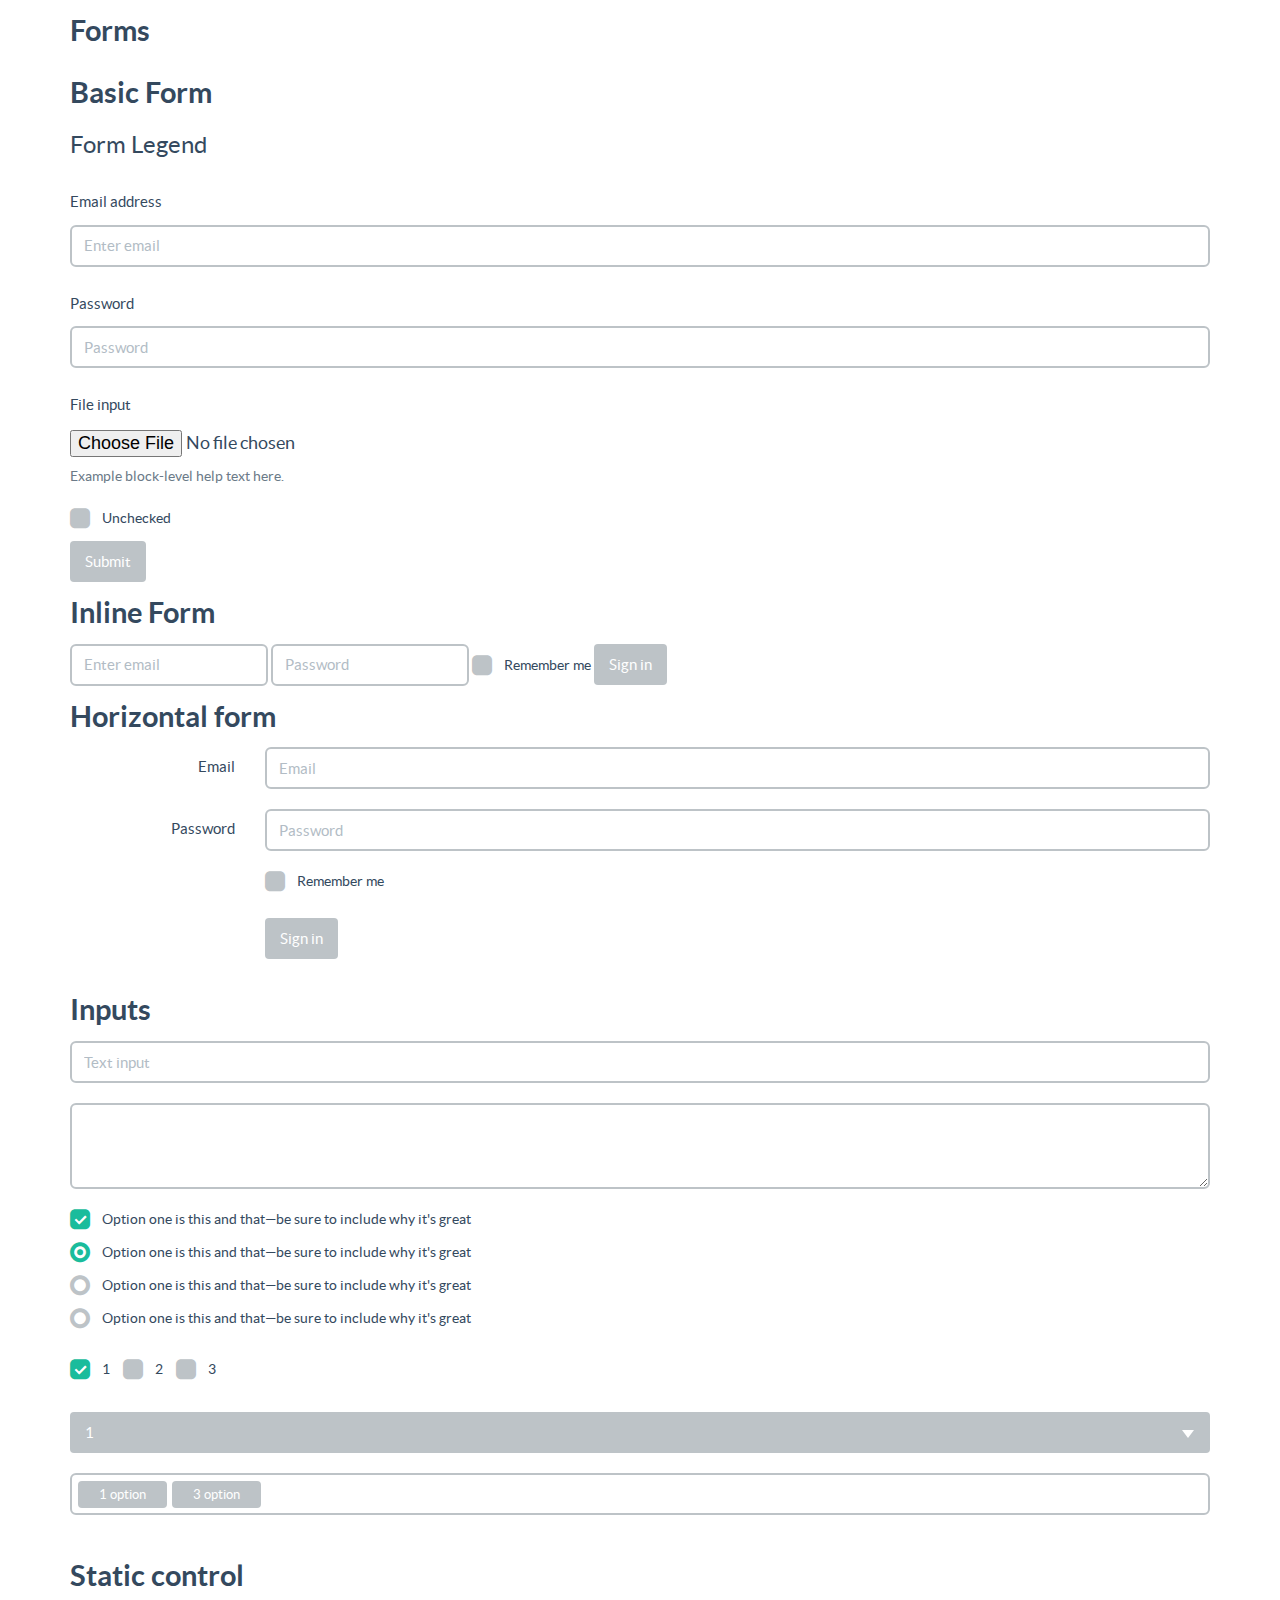
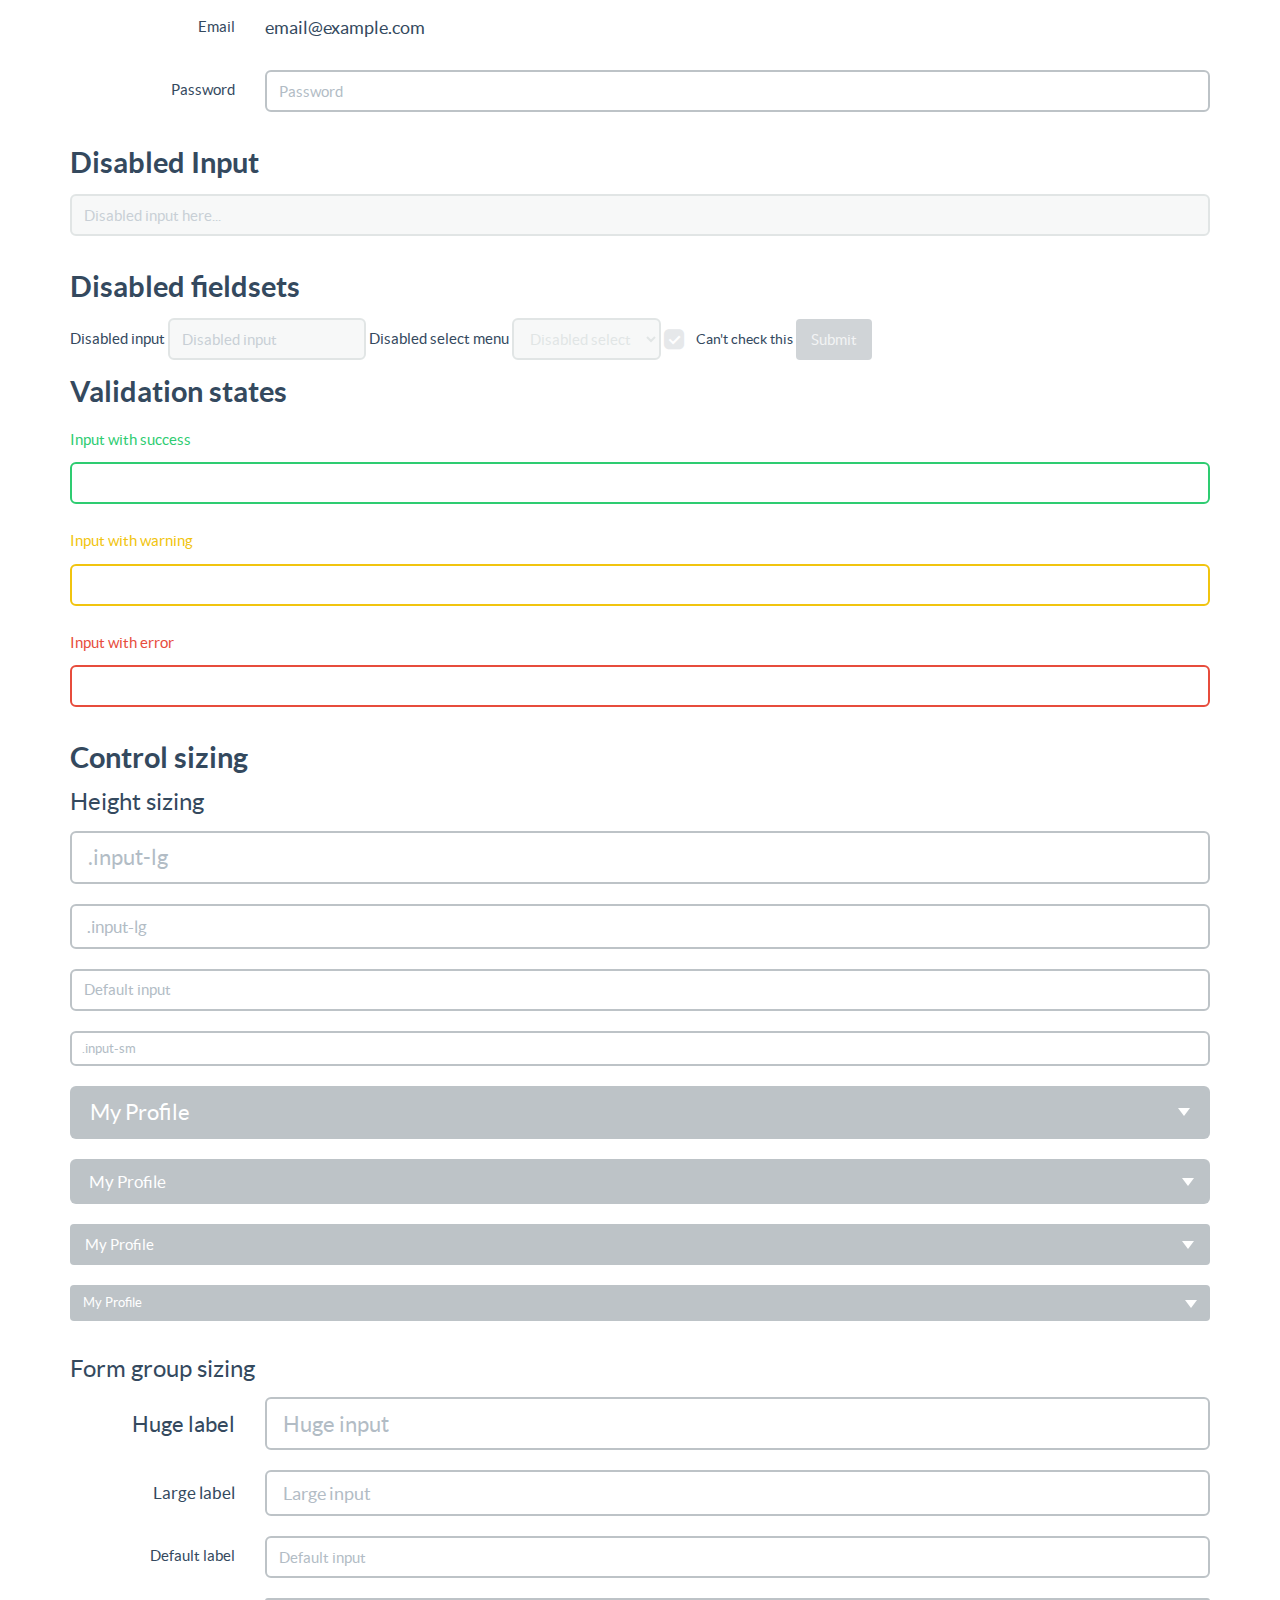
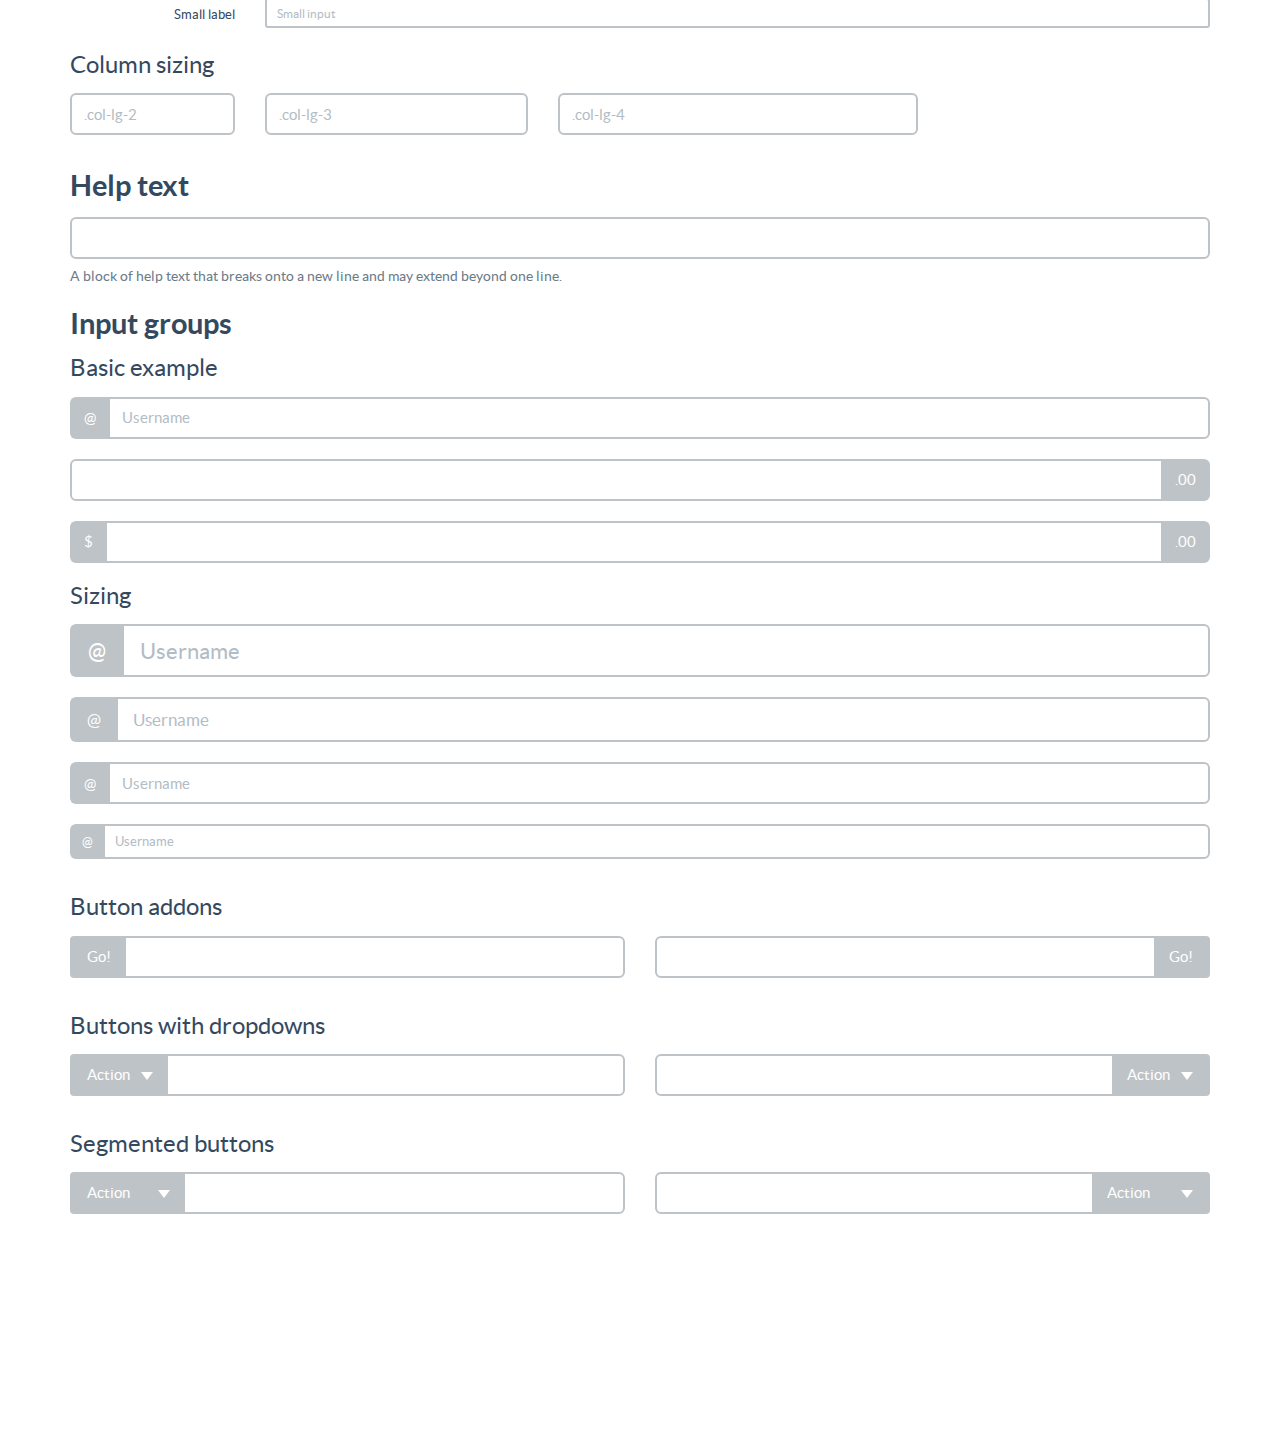
<file: Bootstrap/docs/examples/forms.html>
<!DOCTYPE html>
<html lang="en">
  <head>
    <meta charset="utf-8">
    <title>Flat UI Free</title>
    <meta name="viewport" content="width=device-width, initial-scale=1.0">

    <!-- Loading Bootstrap -->
    <link href="../../dist/css/vendor/bootstrap.min.css" rel="stylesheet">

    <!-- Loading Flat UI -->
    <link href="../../dist/css/flat-ui.css" rel="stylesheet">

    <link rel="shortcut icon" href="../../dist/img/favicon.ico">

    <!-- HTML5 shim, for IE6-8 support of HTML5 elements. All other JS at the end of file. -->
    <!--[if lt IE 9]>
      <script src="../../dist/js/vendor/html5shiv.js"></script>
      <script src="../../dist/js/vendor/respond.min.js"></script>
    <![endif]-->
  </head>
  <body>

    <style>
      body {
        padding-bottom: 200px;
      }
    </style>

    <div class="container">
      <h4>Forms</h4>
      <div class="row">
        <div class="col-md-12">
          <h4>Basic Form</h4>
          <form role="form">
            <legend>Form Legend</legend>
            <div class="form-group">
              <label for="exampleInputEmail1">Email address</label>
              <input type="email" class="form-control" id="exampleInputEmail1" placeholder="Enter email">
            </div>
            <div class="form-group">
              <label for="exampleInputPassword1">Password</label>
              <input type="password" class="form-control" id="exampleInputPassword1" placeholder="Password">
            </div>
            <div class="form-group">
              <label for="exampleInputFile">File input</label>
              <input type="file" id="exampleInputFile">
              <p class="help-block">Example block-level help text here.</p>
            </div>
            <label class="checkbox" for="checkbox1">
              <input type="checkbox" data-toggle="checkbox" value="" id="checkbox1" required>
              Unchecked
            </label>
            <button type="submit" class="btn btn-default">Submit</button>
          </form>
        </div><!-- /.col-md-12 -->
      </div><!-- /.row -->
      <div class="row">
        <div class="col-md-12">
          <h4>Inline Form</h4>
          <form class="form-inline" role="form">
            <div class="form-group">
              <label class="sr-only" for="exampleInputEmail2">Email address</label>
              <input type="email" class="form-control" id="exampleInputEmail2" placeholder="Enter email">
            </div>
            <div class="form-group">
              <label class="sr-only" for="exampleInputPassword2">Password</label>
              <input type="password" class="form-control" id="exampleInputPassword2" placeholder="Password">
            </div>
            <div class="form-group">
              <label class="checkbox" for="checkbox2">
                <input type="checkbox" data-toggle="checkbox" value="" id="checkbox2" required>
                Remember me
              </label>
            </div>
            <button type="submit" class="btn btn-default">Sign in</button>
          </form>
        </div><!-- /.col-md-12 -->
      </div><!-- /.row -->
      <div class="row">
        <div class="col-md-12">
          <h4>Horizontal form</h4>
          <form class="form-horizontal" role="form">
            <div class="form-group">
              <label for="inputEmail1" class="col-lg-2 control-label">Email</label>
              <div class="col-lg-10">
                <input type="email" class="form-control" id="inputEmail1" placeholder="Email">
              </div>
            </div>
            <div class="form-group">
              <label for="inputPassword1" class="col-lg-2 control-label">Password</label>
              <div class="col-lg-10">
                <input type="password" class="form-control" id="inputPassword1" placeholder="Password">
              </div>
            </div>
            <div class="form-group">
              <div class="col-lg-offset-2 col-lg-10">
                <label class="checkbox" for="checkbox3">
                  <input type="checkbox" data-toggle="checkbox" value="" id="checkbox3" required>
                  Remember me
                </label>
              </div>
            </div>
            <div class="form-group">
              <div class="col-lg-offset-2 col-lg-10">
                <button type="submit" class="btn btn-default">Sign in</button>
              </div>
            </div>
          </form>
        </div><!-- /.col-md-12 -->
      </div><!-- /.row -->
      <div class="row">
        <div class="col-md-12">
          <h4>Inputs</h4>
          <form action="#" class="form">
            <div class="form-group">
              <input type="text" class="form-control" placeholder="Text input">
            </div>
            <div class="form-group">
              <textarea class="form-control" rows="3"></textarea>
            </div>
            <div class="form-group">
              <label class="checkbox" for="checkbox4">
                <input type="checkbox" data-toggle="checkbox" value="" id="checkbox4" required checked>
                 Option one is this and that&mdash;be sure to include why it's great
              </label>
              <label class="radio" for="radio4a">
                <input type="radio" name="optionsRadios" data-toggle="radio" value="" id="radio4a" required checked>
                 Option one is this and that&mdash;be sure to include why it's great
              </label>
              <label class="radio" for="radio4b">
                <input type="radio" name="optionsRadios" data-toggle="radio" value="" id="radio4b" required>
                 Option one is this and that&mdash;be sure to include why it's great
              </label>
              <label class="radio" for="radio4c">
                <input type="radio" name="optionsRadios" data-toggle="radio" value="" id="radio4c" required>
                 Option one is this and that&mdash;be sure to include why it's great
              </label>
            </div>
            <div class="form-group">
              <label class="checkbox checkbox-inline" for="checkbox5a">
                <input type="checkbox" data-toggle="checkbox" value="" id="checkbox5a" required checked> 1
              </label>
              <label class="checkbox checkbox-inline" for="checkbox5b">
                <input type="checkbox" data-toggle="checkbox" value="" id="checkbox5b" required > 2
              </label>
              <label class="checkbox checkbox-inline" for="checkbox5c">
                <input type="checkbox" data-toggle="checkbox" value="" id="checkbox5c" required > 3
              </label>
            </div>
            <div class="form-group">
              <select data-toggle="select" class="form-control select select-default">
                <option>1</option>
                <option>2</option>
                <option>3</option>
                <option>4</option>
                <option>5</option>
              </select>
            </div>
            <div class="form-group">
              <select data-toggle="select" multiple class="form-control multiselect multiselect-default mrs mbm">
                <option value="0" selected>1 option</option>
                <option value="1">2 option</option>
                <option value="2" selected>3 option</option>
                <option value="3">4 option</option>
                <option value="4">5 option</option>
              </select>
            </div>
          </form>
        </div>
      </div><!-- /.row -->
      <div class="row">
        <div class="col-md-12">
          <h4>Static control</h4>
          <form class="form-horizontal" role="form">
            <div class="form-group">
              <label class="col-lg-2 control-label">Email</label>
              <div class="col-lg-10">
                <p class="form-control-static">email@example.com</p>
              </div>
            </div>
            <div class="form-group">
              <label for="inputPassword" class="col-lg-2 control-label">Password</label>
              <div class="col-lg-10">
                <input type="password" class="form-control" id="inputPassword" placeholder="Password">
              </div>
            </div>
          </form>
        </div>
      </div><!-- /.row -->
      <div class="row">
        <div class="col-md-12">
          <h4>Disabled Input</h4>
          <form action="#" class="form">
            <div class="form-group">
              <input class="form-control" id="disabledInput" type="text" placeholder="Disabled input here..." disabled>
            </div>
          </form>
        </div>
      </div><!-- /.row -->
      <div class="row">
        <div class="col-md-12">
          <h4>Disabled fieldsets</h4>
          <form class="form-inline" role="form">
            <fieldset disabled>
              <div class="form-group">
                <label for="disabledTextInput">Disabled input</label>
                <input type="text" id="disabledTextInput" class="form-control" placeholder="Disabled input">
              </div>
              <div class="form-group">
                <label for="disabledSelect">Disabled select menu</label>
                <select id="disabledSelect" class="form-control">
                  <option>Disabled select</option>
                </select>
              </div>
              <label class="checkbox checkbox-inline" for="checkbox6">
                <input type="checkbox" data-toggle="checkbox" value="" id="checkbox6" required checked> Can't check this
              </label>
              <button type="submit" class="btn btn-primary">Submit</button>
            </fieldset>
          </form>
        </div>
      </div><!-- /.row -->
      <div class="row">
        <div class="col-md-12">
          <h4>Validation states</h4>
          <div class="form-group has-success">
            <label class="control-label" for="inputSuccess">Input with success</label>
            <input type="text" class="form-control" id="inputSuccess">
          </div>
          <div class="form-group has-warning">
            <label class="control-label" for="inputWarning">Input with warning</label>
            <input type="text" class="form-control" id="inputWarning">
          </div>
          <div class="form-group has-error">
            <label class="control-label" for="inputError">Input with error</label>
            <input type="text" class="form-control" id="inputError">
          </div>
        </div>
      </div><!-- /.row -->
      <div class="row">
        <div class="col-md-12">
          <h4>Control sizing</h4>
          <h6>Height sizing</h6>
          <div class="form-group">
            <input class="form-control input-hg" type="text" placeholder=".input-lg">
          </div>
          <div class="form-group">
            <input class="form-control input-lg" type="text" placeholder=".input-lg">
          </div>
          <div class="form-group">
            <input class="form-control" type="text" placeholder="Default input">
          </div>
          <div class="form-group">
            <input class="form-control input-sm" type="text" placeholder=".input-sm">
          </div>

          <div class="form-group">
            <select data-toggle="select" class="form-control select select-default select-hg">
              <optgroup label="Profile">
                <option value="0">My Profile</option>
                <option value="1">My Friends</option>
              </optgroup>
              <optgroup label="System">
                <option value="2">Messages</option>
                <option value="3">My Settings</option>
                <option value="4" class="highlighted">Logout</option>
              </optgroup>
            </select>
          </div>
          <div class="form-group">
            <select data-toggle="select" class="form-control select select-default select-lg">
              <optgroup label="Profile">
                <option value="0">My Profile</option>
                <option value="1">My Friends</option>
              </optgroup>
              <optgroup label="System">
                <option value="2">Messages</option>
                <option value="3">My Settings</option>
                <option value="4" class="highlighted">Logout</option>
              </optgroup>
            </select>
          </div>
          <div class="form-group">
            <select data-toggle="select" class="form-control select select-default">
              <optgroup label="Profile">
                <option value="0">My Profile</option>
                <option value="1">My Friends</option>
              </optgroup>
              <optgroup label="System">
                <option value="2">Messages</option>
                <option value="3">My Settings</option>
                <option value="4" class="highlighted">Logout</option>
              </optgroup>
            </select>
          </div>
          <div class="form-group">
            <select data-toggle="select" class="form-control select select-default select-sm">
              <optgroup label="Profile">
                <option value="0">My Profile</option>
                <option value="1">My Friends</option>
              </optgroup>
              <optgroup label="System">
                <option value="2">Messages</option>
                <option value="3">My Settings</option>
                <option value="4" class="highlighted">Logout</option>
              </optgroup>
            </select>
          </div>
        </div>
      </div>
      <h6>Form group sizing</h6>
      <form class="form-horizontal" role="form">
        <div class="form-group form-group-hg">
          <label class="col-sm-2 control-label" for="formGroupInputHuge">Huge label</label>
          <div class="col-sm-10">
            <input class="form-control" type="text" id="formGroupInputHuge" placeholder="Huge input">
          </div>
        </div>
        <div class="form-group form-group-lg">
          <label class="col-sm-2 control-label" for="formGroupInputLarge">Large label</label>
          <div class="col-sm-10">
            <input class="form-control" type="text" id="formGroupInputLarge" placeholder="Large input">
          </div>
        </div>
        <div class="form-group">
          <label class="col-sm-2 control-label" for="formGroupInputDefault">Default label</label>
          <div class="col-sm-10">
            <input class="form-control" type="text" id="formGroupInputDefault" placeholder="Default input">
          </div>
        </div>
        <div class="form-group form-group-sm">
          <label class="col-sm-2 control-label" for="formGroupInputSmall">Small label</label>
          <div class="col-sm-10">
            <input class="form-control" type="text" id="formGroupInputSmall" placeholder="Small input">
          </div>
        </div>
      </form>
      <h6>Column sizing</h6>
      <div class="row">
        <div class="col-lg-2">
          <div class="form-group">
            <input type="text" class="form-control" placeholder=".col-lg-2">
          </div><!-- /.form-group -->
        </div>
        <div class="col-lg-3">
          <div class="form-group">
            <input type="text" class="form-control" placeholder=".col-lg-3">
          </div><!-- /.form-group -->
        </div>
        <div class="col-lg-4">
          <div class="form-group">
            <input type="text" class="form-control" placeholder=".col-lg-4">
          </div><!-- /.form-group -->
        </div>
      </div>
      <div class="row">
        <div class="col-md-12">
          <h4>Help text</h4>
          <form class="form">
            <input type="text" class="form-control">
            <span class="help-block">A block of help text that breaks onto a new line and may extend beyond one line.</span>
          </form>
        </div>
      </div>
      <div class="row">
        <div class="col-md-12">
          <h4>Input groups</h4>
          <h6>Basic example</h6>
          <div class="form-group">
            <div class="input-group">
              <span class="input-group-addon">@</span>
              <input type="text" class="form-control" placeholder="Username">
            </div>
          </div>
          <div class="form-group">
            <div class="input-group">
              <input type="text" class="form-control">
              <span class="input-group-addon">.00</span>
            </div>
          </div>
          <div class="form-group">
            <div class="input-group">
              <span class="input-group-addon">$</span>
              <input type="text" class="form-control">
              <span class="input-group-addon">.00</span>
            </div>
          </div>
          <h6>Sizing</h6>
          <div class="form-group">
            <div class="input-group input-group-hg">
              <span class="input-group-addon">@</span>
              <input type="text" class="form-control input-hg" placeholder="Username">
            </div>
          </div>
          <div class="form-group">
            <div class="input-group input-group-lg">
              <span class="input-group-addon">@</span>
              <input type="text" class="form-control input-lg" placeholder="Username">
            </div>
          </div>

          <div class="form-group">
            <div class="input-group">
              <span class="input-group-addon">@</span>
              <input type="text" class="form-control" placeholder="Username">
            </div>
          </div>

          <div class="form-group">
            <div class="input-group input-group-sm">
              <span class="input-group-addon">@</span>
              <input type="text" class="form-control" placeholder="Username">
            </div>
          </div>

        </div>
      </div><!-- /.row -->
      <h6>Button addons</h6>
      <div class="row">
        <div class="col-lg-6">
          <div class="form-group">
            <div class="input-group">
              <span class="input-group-btn">
                <button class="btn btn-default" type="button">Go!</button>
              </span>
              <input type="text" class="form-control">
            </div><!-- /input-group -->
          </div>
        </div><!-- /.col-lg-6 -->
        <div class="col-lg-6">
          <div class="form-group">
            <div class="input-group">
              <input type="text" class="form-control">
              <span class="input-group-btn">
                <button class="btn btn-default" type="button">Go!</button>
              </span>
            </div><!-- /input-group -->
          </div><!-- /.form-group -->
        </div><!-- /.col-lg-6 -->
      </div><!-- /.row -->
      <h6>Buttons with dropdowns</h6>
      <div class="row">
        <div class="col-lg-6">
          <div class="form-group">
            <div class="input-group">
              <div class="input-group-btn">
                <button type="button" class="btn btn-default dropdown-toggle" data-toggle="dropdown">Action <span class="caret"></span></button>
                <ul class="dropdown-menu">
                  <li><a href="#">Action</a></li>
                  <li><a href="#">Another action</a></li>
                  <li><a href="#">Something else here</a></li>
                  <li class="divider"></li>
                  <li><a href="#">Separated link</a></li>
                </ul>
              </div><!-- /btn-group -->
              <input type="text" class="form-control">
            </div><!-- /input-group -->
          </div><!-- /.form-group -->
        </div><!-- /.col-lg-6 -->
        <div class="col-lg-6">
          <div class="form-group">
            <div class="input-group">
              <input type="text" class="form-control">
              <div class="input-group-btn">
                <button type="button" class="btn btn-default dropdown-toggle" data-toggle="dropdown">Action <span class="caret"></span></button>
                <ul class="dropdown-menu pull-right">
                  <li><a href="#">Action</a></li>
                  <li><a href="#">Another action</a></li>
                  <li><a href="#">Something else here</a></li>
                  <li class="divider"></li>
                  <li><a href="#">Separated link</a></li>
                </ul>
              </div><!-- /btn-group -->
            </div><!-- /input-group -->
          </div><!-- /.form-group -->
        </div><!-- /.col-lg-6 -->
      </div><!-- /.row -->
      <h6>Segmented buttons</h6>
      <div class="row">
        <div class="col-lg-6">
          <div class="form-group">
            <div class="input-group">
              <div class="input-group-btn">
                <button tabindex="-1" class="btn btn-default" type="button">Action</button>
                <button tabindex="-1" data-toggle="dropdown" class="btn btn-default dropdown-toggle" type="button">
                  <span class="caret"></span>
                </button>
                <ul role="menu" class="dropdown-menu">
                  <li><a href="#">Action</a></li>
                  <li><a href="#">Another action</a></li>
                  <li><a href="#">Something else here</a></li>
                  <li class="divider"></li>
                  <li><a href="#">Separated link</a></li>
                </ul>
              </div>
              <input type="text" class="form-control">
            </div><!-- /.input-group -->
          </div><!-- /.form-group -->
        </div><!-- /.col-lg-6 -->
        <div class="col-lg-6">
          <div class="form-group">
            <div class="input-group">
              <input type="text" class="form-control">
              <div class="input-group-btn">
                <button tabindex="-1" class="btn btn-default" type="button">Action</button>
                <button tabindex="-1" data-toggle="dropdown" class="btn btn-default dropdown-toggle" type="button">
                  <span class="caret"></span>
                </button>
                <ul role="menu" class="dropdown-menu pull-right">
                  <li><a href="#">Action</a></li>
                  <li><a href="#">Another action</a></li>
                  <li><a href="#">Something else here</a></li>
                  <li class="divider"></li>
                  <li><a href="#">Separated link</a></li>
                </ul>
              </div>
            </div><!-- /.input-group -->
          </div><!-- /.form-group -->
        </div><!-- /.col-lg-6 -->
      </div><!-- /.row -->
    </div><!-- /.container -->

    <!-- jQuery (necessary for Bootstrap's JavaScript plugins) -->
    <script src="../../dist/js/vendor/jquery.min.js"></script>
    <!-- Include all compiled plugins (below), or include individual files as needed -->
    <script src="../../dist/js/flat-ui.min.js"></script>

    <script src="../assets/js/application.js"></script>

  </body>
</html>
</file>
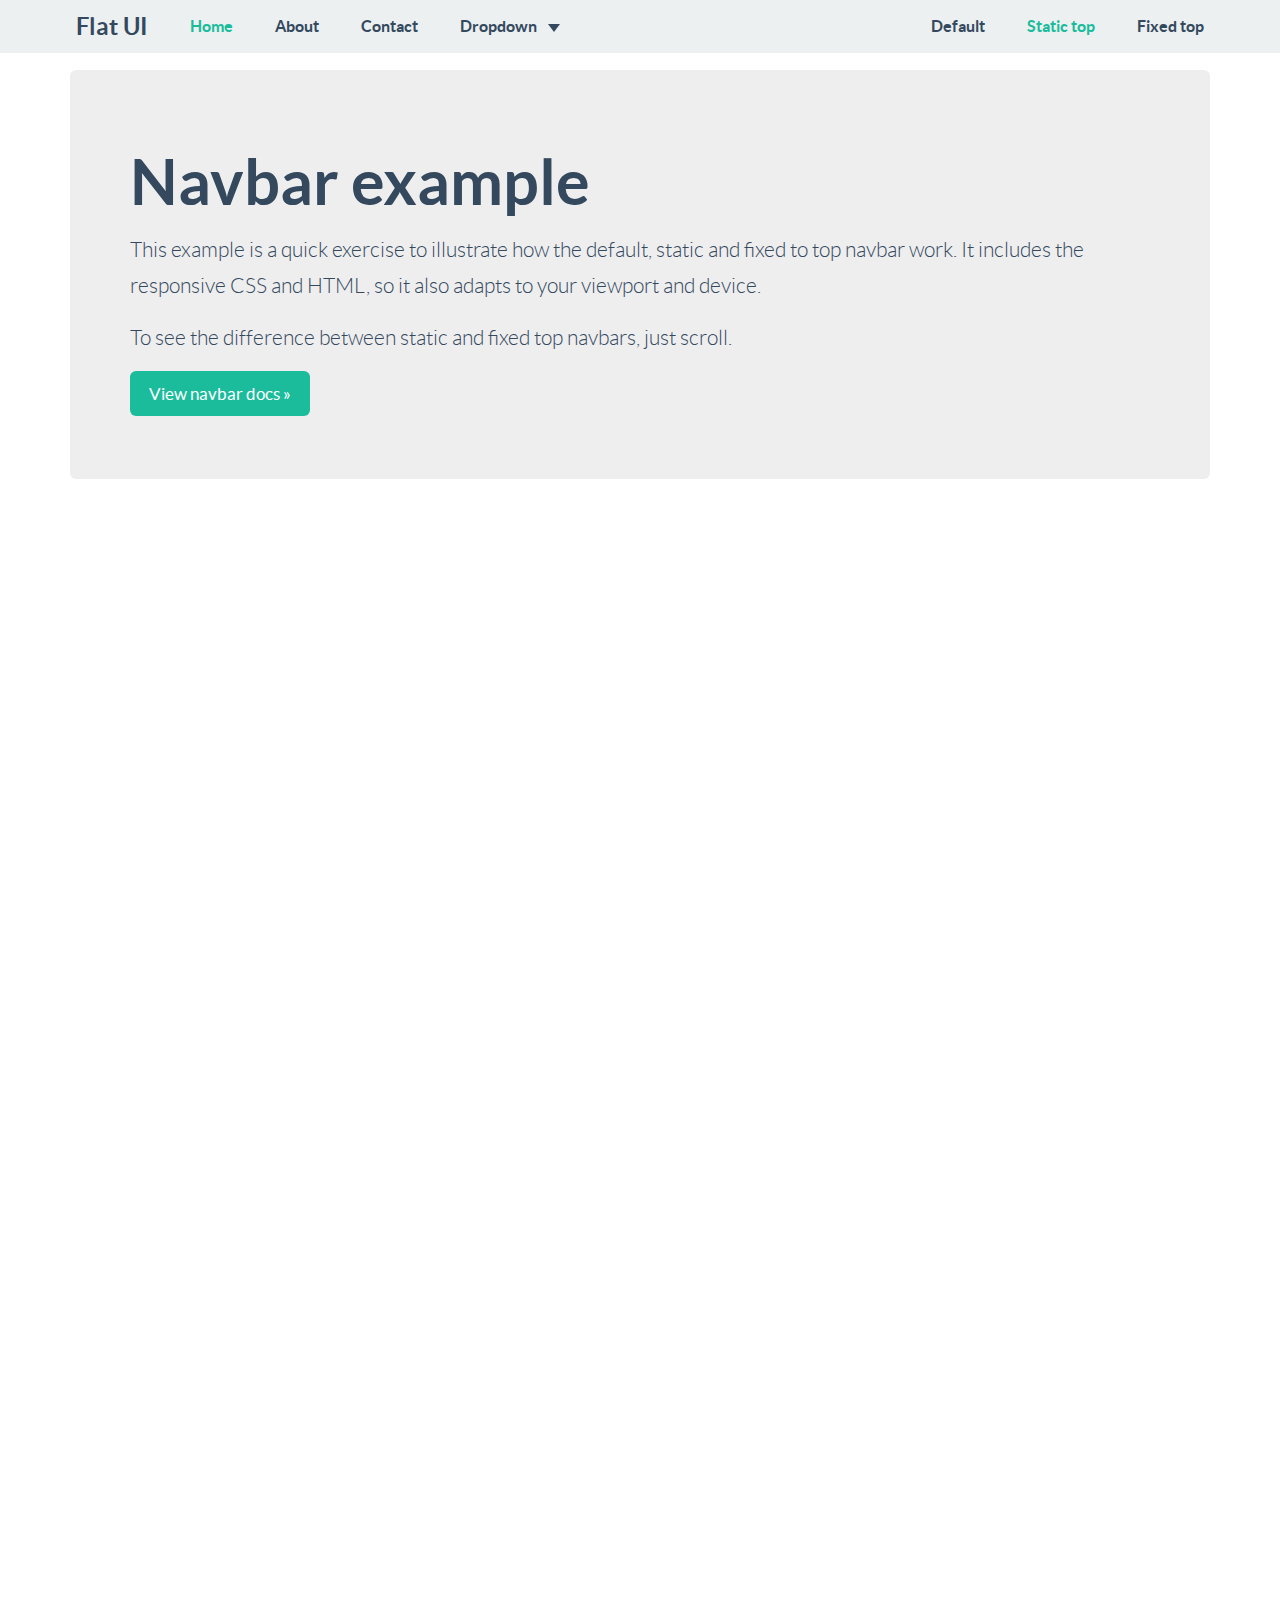
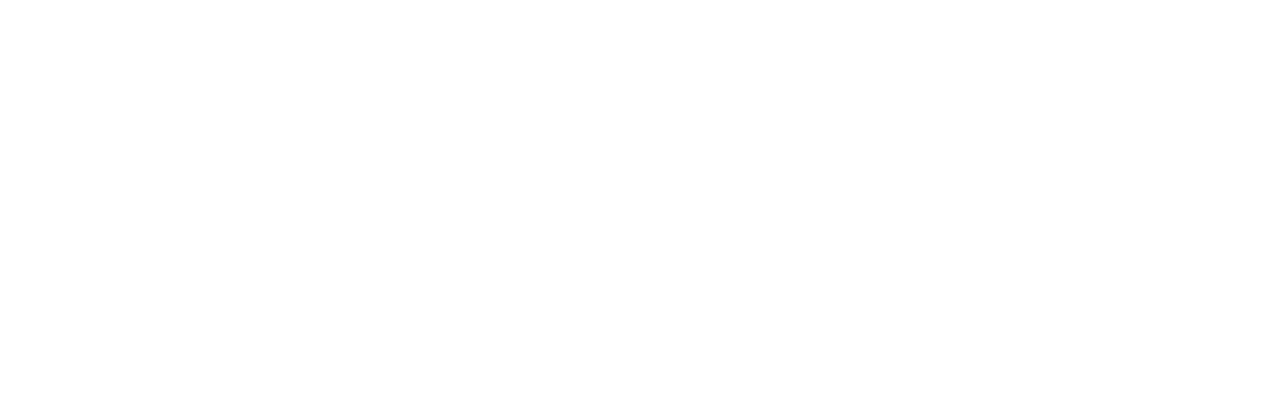
<file: Bootstrap/docs/examples/navbar-fixed-top.html>
<!DOCTYPE html>
<html lang="en">
  <head>
    <meta charset="utf-8">
    <title>Flat UI Free</title>
    <meta name="viewport" content="width=device-width, initial-scale=1.0">

    <!-- Loading Bootstrap -->
    <link href="../../dist/css/vendor/bootstrap.min.css" rel="stylesheet">

    <!-- Loading Flat UI -->
    <link href="../../dist/css/flat-ui.css" rel="stylesheet">

    <link rel="shortcut icon" href="../../dist/img/favicon.ico">

    <!-- HTML5 shim, for IE6-8 support of HTML5 elements. All other JS at the end of file. -->
    <!--[if lt IE 9]>
      <script src="../../dist/js/vendor/html5shiv.js"></script>
      <script src="../../dist/js/vendor/respond.min.js"></script>
    <![endif]-->
  </head>
  <body>
    <style>
      body {
        min-height: 2000px;
        padding-top: 70px;
      }
    </style>

    <!-- Static navbar -->
    <div class="navbar navbar-default navbar-fixed-top" role="navigation">
      <div class="container">
        <div class="navbar-header">
          <button type="button" class="navbar-toggle" data-toggle="collapse" data-target=".navbar-collapse">
            <span class="sr-only">Toggle navigation</span>
          </button>
          <a class="navbar-brand" href="#">Flat UI</a>
        </div>
        <div class="navbar-collapse collapse">
          <ul class="nav navbar-nav">
            <li class="active"><a href="#">Home</a></li>
            <li><a href="#about">About</a></li>
            <li><a href="#contact">Contact</a></li>
            <li class="dropdown">
              <a href="#" class="dropdown-toggle" data-toggle="dropdown">Dropdown <b class="caret"></b></a>
              <ul class="dropdown-menu">
                <li><a href="#">Action</a></li>
                <li><a href="#">Another action</a></li>
                <li><a href="#">Something else here</a></li>
                <li class="divider"></li>
                <li class="dropdown-header">Nav header</li>
                <li><a href="#">Separated link</a></li>
                <li><a href="#">One more separated link</a></li>
              </ul>
            </li>
          </ul>
          <ul class="nav navbar-nav navbar-right">
            <li><a href="../navbar/">Default</a></li>
            <li class="active"><a href="./">Static top</a></li>
            <li><a href="../navbar-fixed-top/">Fixed top</a></li>
          </ul>
        </div><!--/.nav-collapse -->
      </div>
    </div>


    <div class="container">

      <!-- Main component for a primary marketing message or call to action -->
      <div class="jumbotron">
        <h1>Navbar example</h1>
        <p>This example is a quick exercise to illustrate how the default, static and fixed to top navbar work. It includes the responsive CSS and HTML, so it also adapts to your viewport and device.</p>
        <p>To see the difference between static and fixed top navbars, just scroll.</p>
        <p>
          <a class="btn btn-lg btn-primary" href="../../components/#navbar" role="button">View navbar docs &raquo;</a>
        </p>
      </div>

    </div> <!-- /container -->

    <!-- jQuery (necessary for Bootstrap's JavaScript plugins) -->
    <script src="../../dist/js/vendor/jquery.min.js"></script>
    <!-- Include all compiled plugins (below), or include individual files as needed -->
    <script src="../../dist/js/flat-ui.min.js"></script>

    <script src="../assets/js/application.js"></script>

  </body>
</html>
</file>
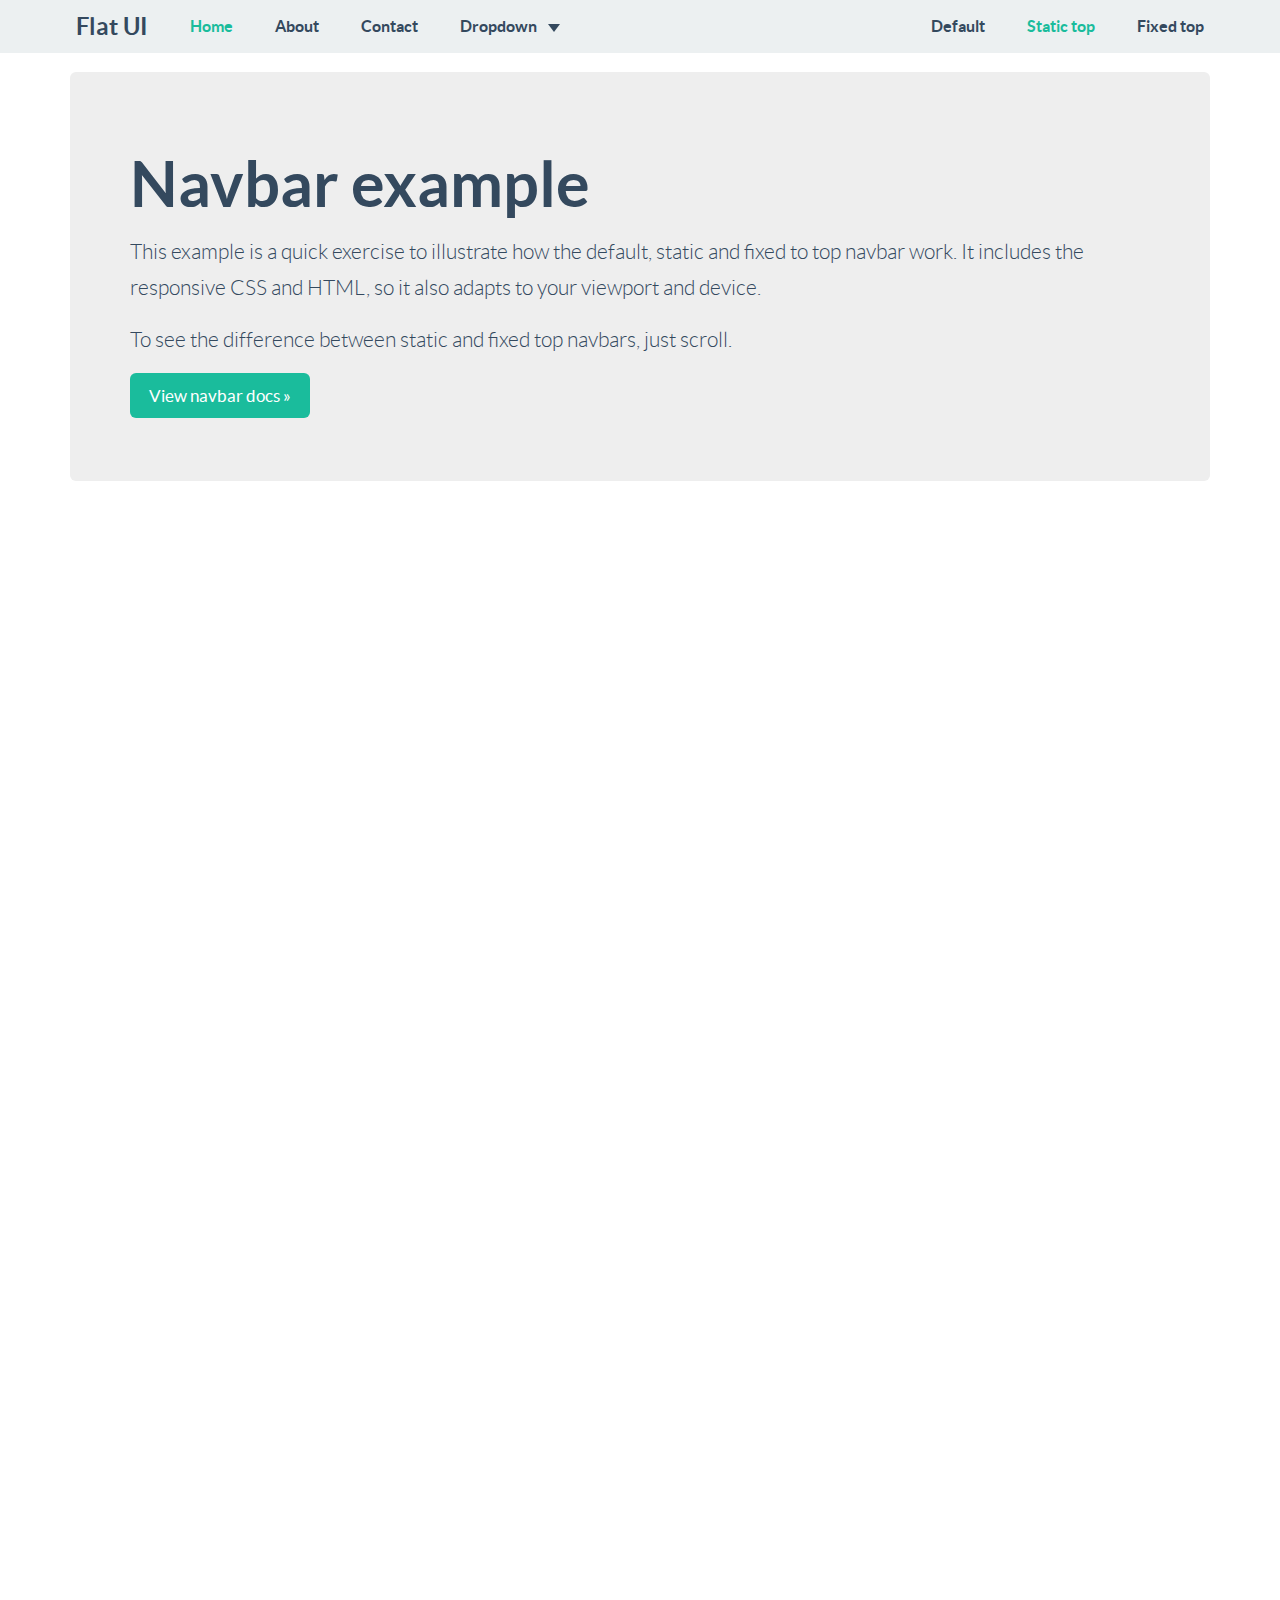
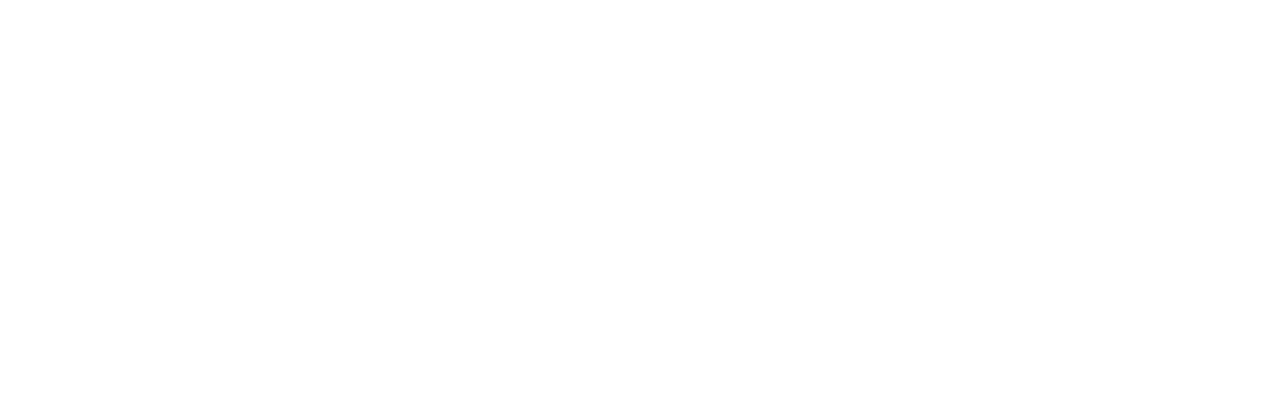
<file: Bootstrap/docs/examples/navbar-static-top.html>
<!DOCTYPE html>
<html lang="en">
  <head>
    <meta charset="utf-8">
    <title>Flat UI Free</title>
    <meta name="viewport" content="width=device-width, initial-scale=1.0">

    <!-- Loading Bootstrap -->
    <link href="../../dist/css/vendor/bootstrap.min.css" rel="stylesheet">

    <!-- Loading Flat UI -->
    <link href="../../dist/css/flat-ui.css" rel="stylesheet">

    <link rel="shortcut icon" href="../../dist/img/favicon.ico">

    <!-- HTML5 shim, for IE6-8 support of HTML5 elements. All other JS at the end of file. -->
    <!--[if lt IE 9]>
      <script src="../../dist/js/vendor/html5shiv.js"></script>
      <script src="../../dist/js/vendor/respond.min.js"></script>
    <![endif]-->
  </head>
  <body>
    <style>
      body {
        min-height: 2000px;
      }

      .navbar-static-top {
        margin-bottom: 19px;
      }
    </style>

    <!-- Static navbar -->
    <div class="navbar navbar-default navbar-static-top" role="navigation">
      <div class="container">
        <div class="navbar-header">
          <button type="button" class="navbar-toggle" data-toggle="collapse" data-target=".navbar-collapse">
            <span class="sr-only">Toggle navigation</span>
          </button>
          <a class="navbar-brand" href="#">Flat UI</a>
        </div>
        <div class="navbar-collapse collapse">
          <ul class="nav navbar-nav">
            <li class="active"><a href="#">Home</a></li>
            <li><a href="#about">About</a></li>
            <li><a href="#contact">Contact</a></li>
            <li class="dropdown">
              <a href="#" class="dropdown-toggle" data-toggle="dropdown">Dropdown <b class="caret"></b></a>
              <ul class="dropdown-menu">
                <li><a href="#">Action</a></li>
                <li><a href="#">Another action</a></li>
                <li><a href="#">Something else here</a></li>
                <li class="divider"></li>
                <li class="dropdown-header">Nav header</li>
                <li><a href="#">Separated link</a></li>
                <li><a href="#">One more separated link</a></li>
              </ul>
            </li>
          </ul>
          <ul class="nav navbar-nav navbar-right">
            <li><a href="../navbar/">Default</a></li>
            <li class="active"><a href="./">Static top</a></li>
            <li><a href="../navbar-fixed-top/">Fixed top</a></li>
          </ul>
        </div><!--/.nav-collapse -->
      </div>
    </div>


    <div class="container">

      <!-- Main component for a primary marketing message or call to action -->
      <div class="jumbotron">
        <h1>Navbar example</h1>
        <p>This example is a quick exercise to illustrate how the default, static and fixed to top navbar work. It includes the responsive CSS and HTML, so it also adapts to your viewport and device.</p>
        <p>To see the difference between static and fixed top navbars, just scroll.</p>
        <p>
          <a class="btn btn-lg btn-primary" href="../../components/#navbar" role="button">View navbar docs &raquo;</a>
        </p>
      </div>

    </div> <!-- /container -->

    <!-- jQuery (necessary for Bootstrap's JavaScript plugins) -->
    <script src="../../dist/js/vendor/jquery.min.js"></script>
    <!-- Include all compiled plugins (below), or include individual files as needed -->
    <script src="../../dist/js/flat-ui.min.js"></script>

    <script src="../assets/js/application.js"></script>

  </body>
</html>
</file>
<file: Bootstrap/docs/assets/css/docs.css>
/*!
 * Flat UI Free v2.2.2 (http://designmodo.github.io/Flat-UI/)
 * Copyright 2013-2014 Designmodo, Inc.
 */

/* Prettyfy Theme */
.prettyprint {
  padding: 15px 21px;
  font-family: Menlo, 'Bitstream Vera Sans Mono', 'DejaVu Sans Mono', Monaco, Consolas, monospace;
  background-color: #f7f7f9;
  border: 2px solid #e1e1e8;
  }
.pln {
  color: #333;
  }
@media screen {
  .str {
    color: #d14;
    }
  .kwd {
    color: #333;
    }
  .com {
    color: #998;
    }
  .typ {
    color: #458;
    }
  .lit {
    color: #458;
    }
  .pun {
    color: #333;
    }
  .opn {
    color: #333;
    }
  .clo {
    color: #333;
    }
  .tag {
    color: navy;
    }
  .atn {
    color: teal;
    }
  .atv {
    color: #d14;
    }
  .dec {
    color: #333;
    }
  .var {
    color: teal;
    }
  .fun {
    color: #900;
    }
  }
@media print, projection {
  .str {
    color: #060;
    }
  .kwd {
    font-weight: bold;
    color: #006;
    }
  .com {
    font-style: italic;
    color: #600;
    }
  .typ {
    font-weight: bold;
    color: #404;
    }
  .lit {
    color: #044;
    }
  .pun,
  .opn,
  .clo {
    color: #440;
    }
  .tag {
    font-weight: bold;
    color: #006;
    }
  .atn {
    color: #404;
    }
  .atv {
    color: #060;
    }
  }
/* Specify class=linenums on a pre to get line numbering */
ol.linenums {
  margin-top: 0;
  margin-bottom: 0;
  }
.docs-example-popovers {
  position: relative;
  margin: -20px -20px 0;
  }
.docs-example-popovers:before,
.docs-example-popovers:after {
  display: table;
  content: " ";
  }
.docs-example-popovers:after {
  clear: both;
  }
.docs-example-popovers .popover {
  position: relative;
  display: block;
  float: left;
  width: 260px;
  margin: 20px;
  }
.demo-headline {
  padding: 40px 0;
  margin-top: 2px;
  margin-bottom: 50px;
  font: 700 118px/1.1 "Helvetica Neue", Helvetica, Arial, sans-serif !important;
  color: #1abc9c;
  text-align: center;
  word-wrap: break-word;
  }
.demo-row {
  width: 940px;
  padding: 0 20px 50px;
  margin: 0 auto;
  }
.demo-row:before,
.demo-row:after {
  display: table;
  content: " ";
  }
.demo-row:after {
  clear: both;
  }
.demo-row .demo-heading-note,
.demo-row .demo-text-note {
  position: absolute;
  bottom: 10px;
  left: 0;
  display: block;
  width: 260px;
  font-size: 13px;
  font-weight: 400;
  line-height: 13px;
  color: #c0c1c2;
  }
.demo-row .demo-text-note {
  top: 10px;
  bottom: auto;
  }
.demo-row.menu-row {
  padding: 50px 20px 10px;
  }
.demo-row.typography-row .demo-content {
  float: none;
  width: auto;
  padding-top: 0;
  margin-left: 20px;
  clear: both;
  }
.demo-row.typography-row .demo-type-example {
  position: relative;
  padding-left: 265px;
  margin-bottom: 40px;
  }
.demo-col {
  float: left;
  width: 270px;
  margin: 0 20px;
  }
.demo-content {
  float: left;
  width: 580px;
  margin-left: 20px;
  }
.demo-content.demo-content-article p {
  margin-bottom: 20px;
  }
.demo-content.demo-content-article ul {
  margin-left: 0;
  list-style-type: none;
  }
.demo-content.demo-content-article li {
  padding: 0 0 5px;
  line-height: 35px;
  }
.demo-content-wide {
  margin: 0 20px;
  clear: both;
  }
.demo-content-wide:before,
.demo-content-wide:after {
  display: table;
  content: " ";
  }
.demo-content-wide:after {
  clear: both;
  }
.demo-title {
  float: left;
  width: 240px;
  margin: -.5em 20px 0;
  font: 700 24.5px/40px "Helvetica Neue", Helvetica, Arial, sans-serif;
  }
.demo-title h1,
.demo-title h2,
.demo-title h3,
.demo-title h4 {
  margin-top: 0;
  font-family: "Helvetica Neue", Helvetica, Arial, sans-serif;
  }
.demo-title h1,
.demo-title h2,
.demo-title h3 {
  line-height: 40px !important;
  }
.demo-title h3 {
  font-size: 24.5px !important;
  }
.demo-title small {
  font-size: 13px;
  font-weight: 400;
  color: #c0c1c2;
  }
.demo-buttons .btn,
.demo-inputs .control-group {
  margin-bottom: 20px;
  }
.demo-navigation .demo-title {
  margin-top: 10px;
  }
.demo-pager {
  margin-top: -10px;
  }
.demo-tooltips {
  width: 40%;
  padding-left: 10px;
  }
.demo-tooltips .tooltip {
  position: relative !important;
  top: -8px !important;
  left: -8px !important;
  }
.demo-tooltips .tooltip-inner {
  width: auto;
  max-width: 100%;
  }
.demo-popovers .popover {
  position: relative;
  display: block;
  width: auto;
  margin: 0 13px 0 -3px;
  }
.demo-social-buttons .btn {
  float: left;
  margin-bottom: 17px;
  clear: left;
  }
.demo-headings {
  margin-bottom: 12px;
  }
.demo-tiles {
  margin-bottom: 46px;
  }
.demo-icons {
  margin-left: -15px;
  font-size: 32px;
  }
.demo-icons > span {
  display: inline-block;
  width: 32px;
  margin: 0 0 32px 35px;
  }
@media (max-width: 480px) {
  .demo-icons > span {
    margin-right: 16px;
    margin-left: 16px;
    }
  }
.demo-icons-tooltip {
  position: absolute;
  bottom: 0;
  left: 100%;
  width: 80px;
  margin-left: 0 !important;
  font-size: 12px;
  color: #c2c8cf;
  }
.demo-inline {
  display: inline-block;
  }
.demo-labels {
  font-size: 19px;
  }
.demo-labels .visible-lg {
  display: inline !important;
  }
@media (max-width: 767px) {
  .demo-labels .visible-lg {
    display: none !important;
    }
  }
.demo-illustrations {
  margin-top: 40px;
  }
.demo-illustrations .demo-content-wide {
  padding-top: 20px;
  margin: 0 0 0 -66px;
  }
.demo-illustrations .demo-content-wide > div {
  float: left;
  width: 100px;
  height: 100px;
  margin: 0 0 80px 87px;
  line-height: 100px;
  text-align: center;
  vertical-align: middle;
  }
.demo-illustrations img {
  display: inline-block;
  max-width: 100px;
  max-height: 100px;
  vertical-align: middle;
  }
.demo-dialog {
  padding: 13px 20px 15px;
  }
.demo-dialog .flat {
  width: 300px;
  }
@media (max-width: 767px) {
  .demo-dialog .flat {
    width: 100%;
    }
  }
.static-modal-backdrop {
  width: 100%;
  padding: 62px 14px;
  margin-bottom: 50px;
  background-color: #243342;
  }
.static-modal-backdrop .modal {
  position: relative;
  top: auto;
  bottom: auto;
  z-index: 1;
  display: block;
  padding-bottom: 20px;
  overflow: hidden;
  }
.static-modal-backdrop .modal-dialog {
  padding: 0;
  }
.components-static-modal .modal {
  position: relative;
  top: auto;
  bottom: auto;
  left: auto;
  z-index: 1;
  display: block;
  overflow: visible;
  }
.components-static-modal .modal-dialog,
.components-static-modal .modal-content {
  width: auto;
  }
.components-static-modal .modal-dialog {
  padding: 0;
  }
.demo-sidebar {
  position: fixed;
  top: 0;
  left: 0;
  z-index: 10000;
  width: 150px;
  height: 100%;
  padding: 0;
  margin: 0;
  overflow: auto;
  font-size: 14px;
  line-height: 1.214;
  list-style-type: none;
  background-color: #f3f4f5;

  -webkit-font-smoothing: subpixel-antialiased;
  }
.demo-sidebar li:first-child a {
  padding-top: 20px;
  }
.demo-sidebar a {
  display: block;
  padding: 7px 20px;
  }
.demo-col .fileinput .input-group .uneditable-input {
  max-width: 370px;
  }
@media (max-width: 767px) {
  .demo-row {
    width: auto;
    padding-right: 0;
    padding-left: 0;
    margin-bottom: 0;
    margin-left: 0;
    }
  .demo-col,
  .demo-content,
  .demo-content-wide,
  .demo-title {
    float: none;
    width: auto;
    padding: 0 !important;
    margin: 0 0 18px !important;
    }
  .demo-headline {
    padding-right: 15px;
    padding-left: 15px;
    font-size: 65px !important;
    text-align: left;
    }
  .demo-inline {
    display: block;
    }
  .demo-navigation .btn-toolbar {
    margin: 0;
    }
  .demo-navigation .pager {
    display: block;
    margin-bottom: 20px;
    margin-left: 0 !important;
    }
  .typography-row .demo-type-example {
    padding-left: 0 !important;
    }
  .typography-row .demo-heading-note,
  .typography-row .demo-text-note {
    position: static !important;
    margin: 0 0 10px;
    }
  .demo-illustrations .demo-content-wide > div {
    margin-left: 67px;
    }
  }
/* Demo video */
.demo-video {
  margin-top: 40px;
  }
@media (max-width: 480px) {
  .demo-illustrations .demo-content-wide > div {
    margin-left: 23px;
    }
  .demo-navigation .mll.pvl {
    padding: 0;
    margin-bottom: 20px;
    margin-left: 0 !important;
    }
  }
</file>
